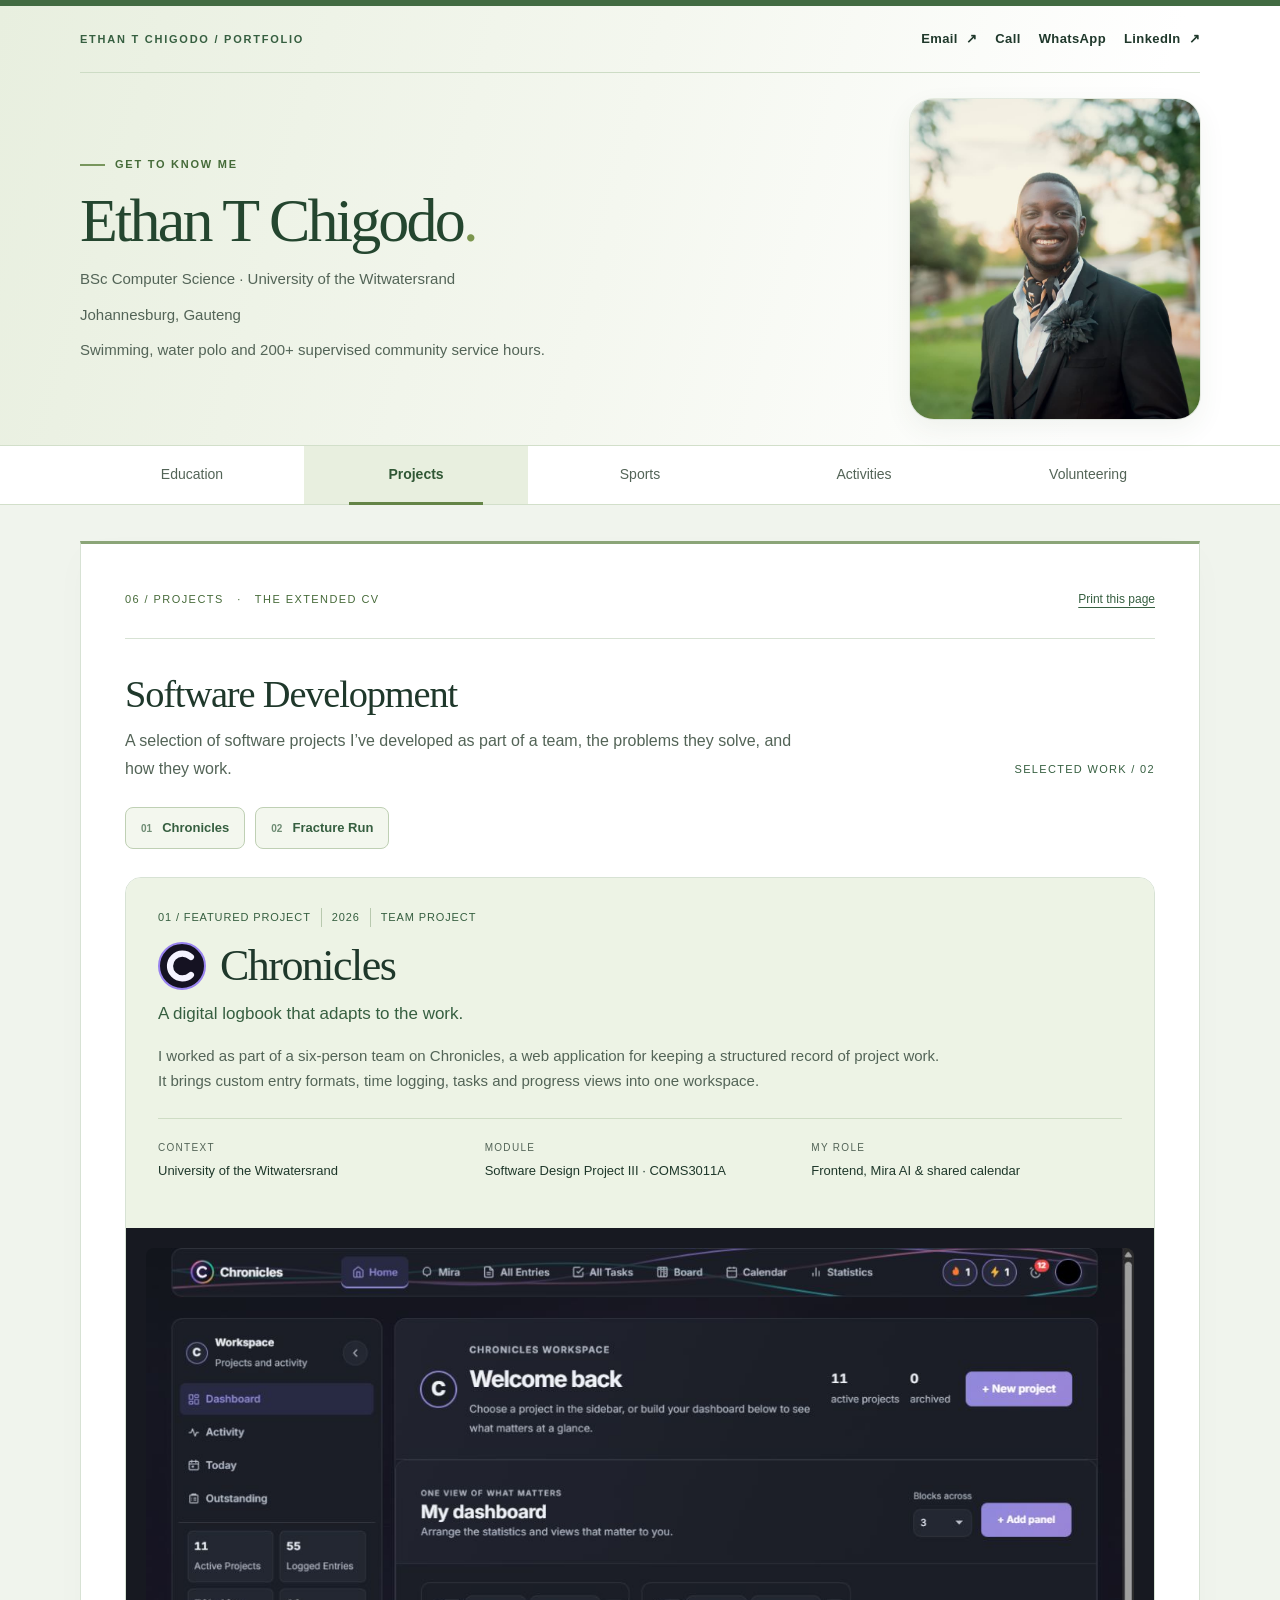
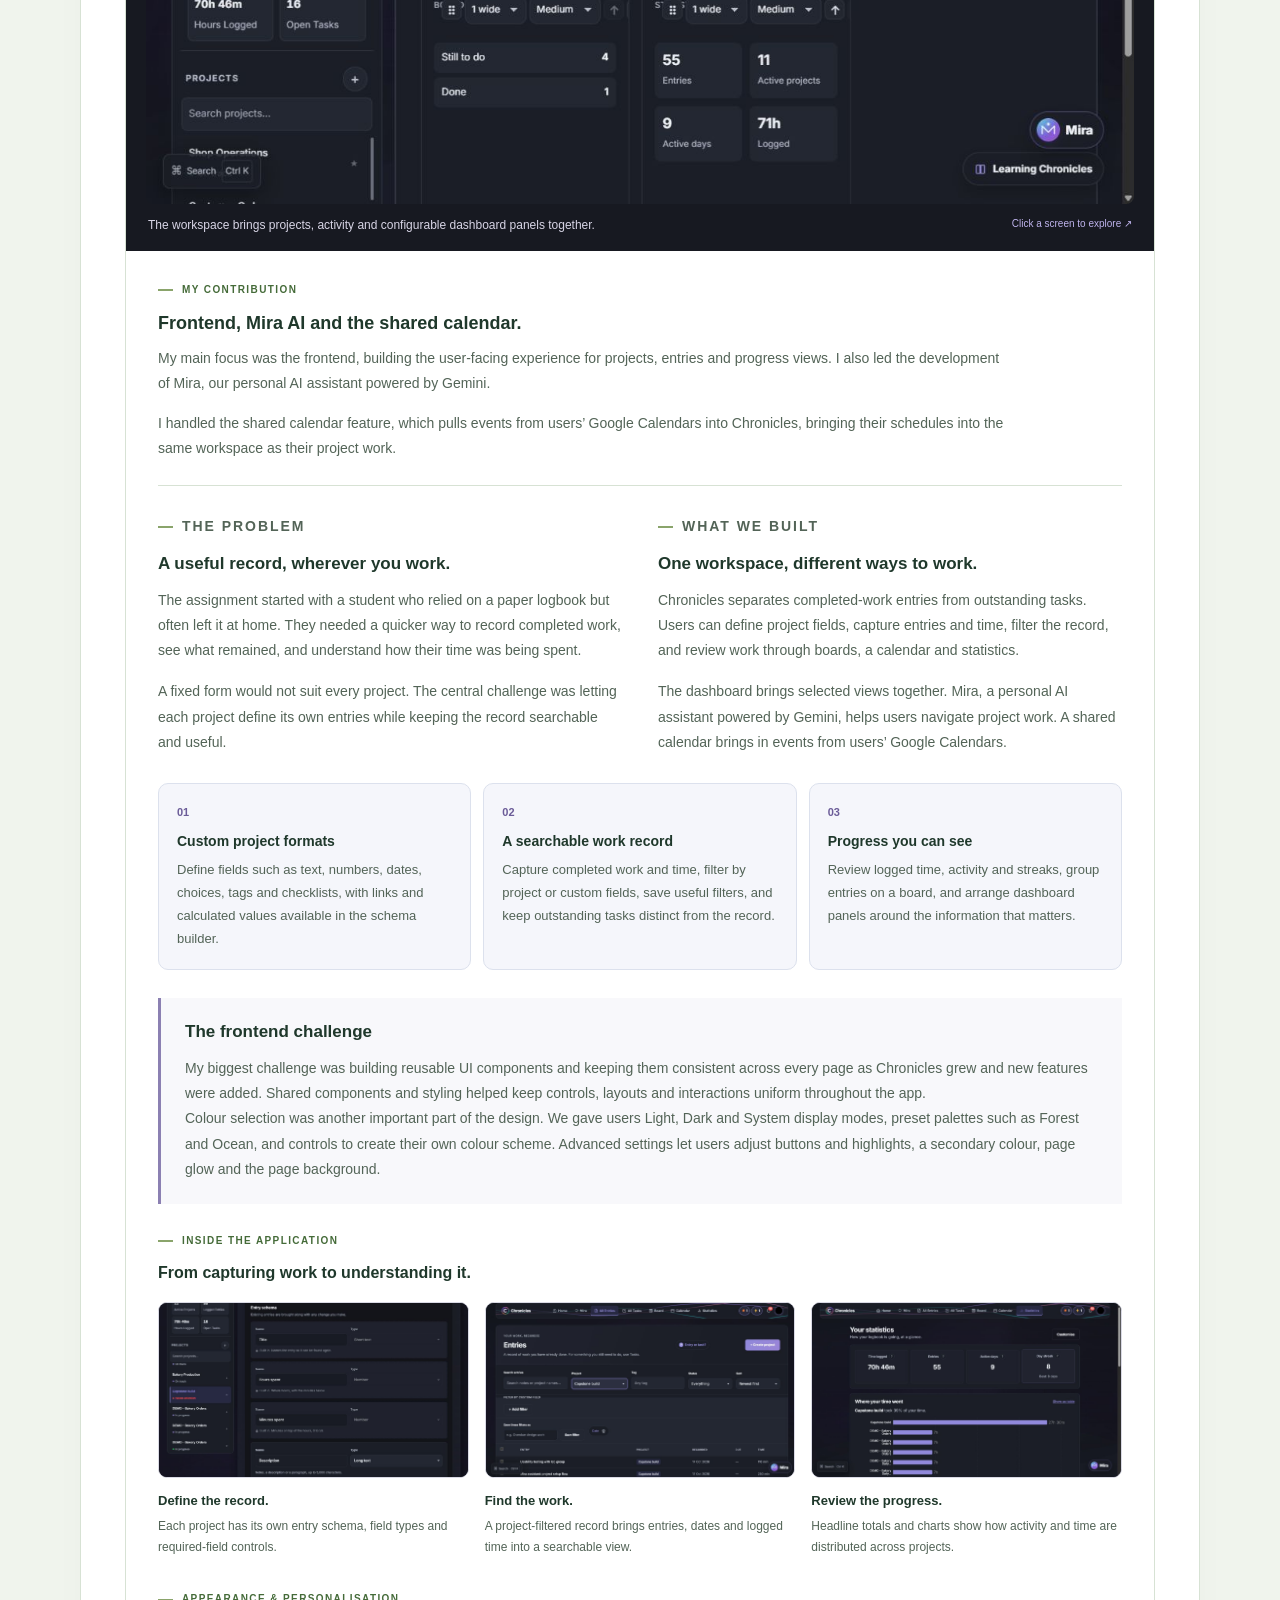
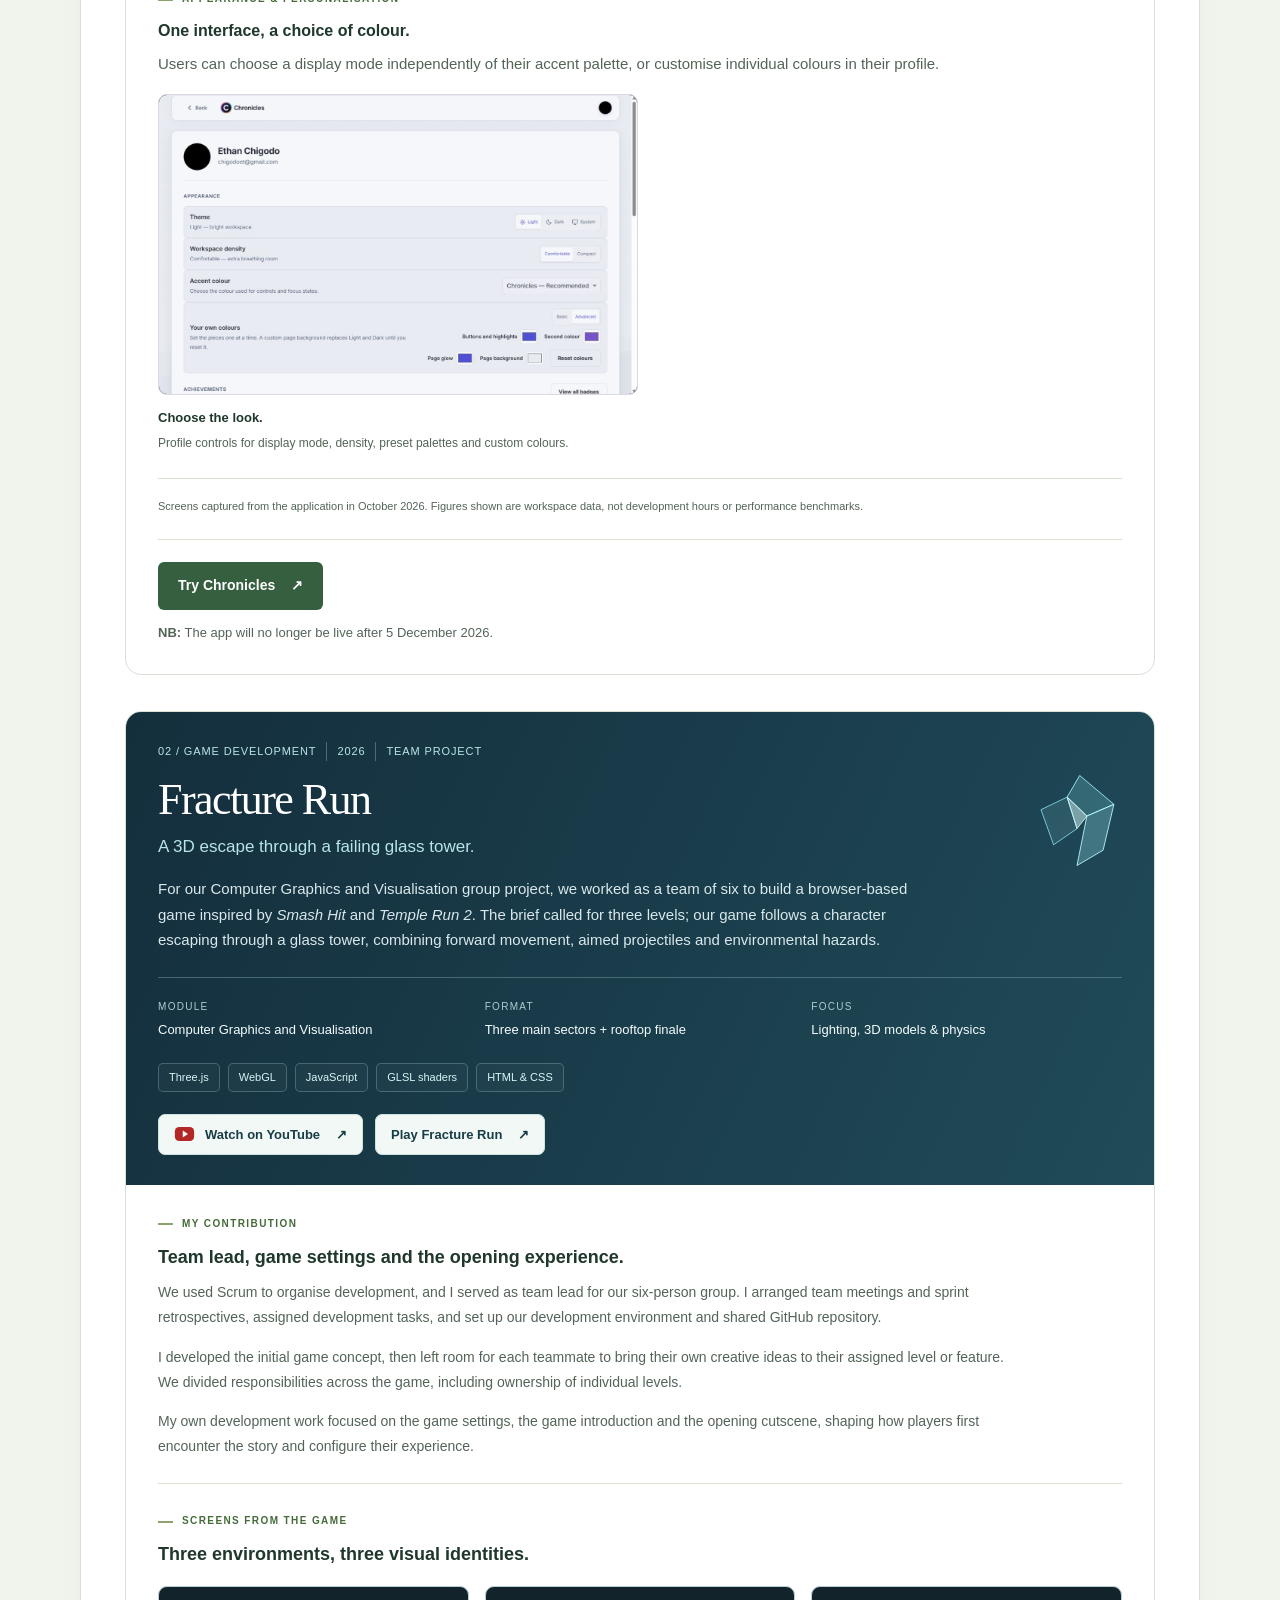
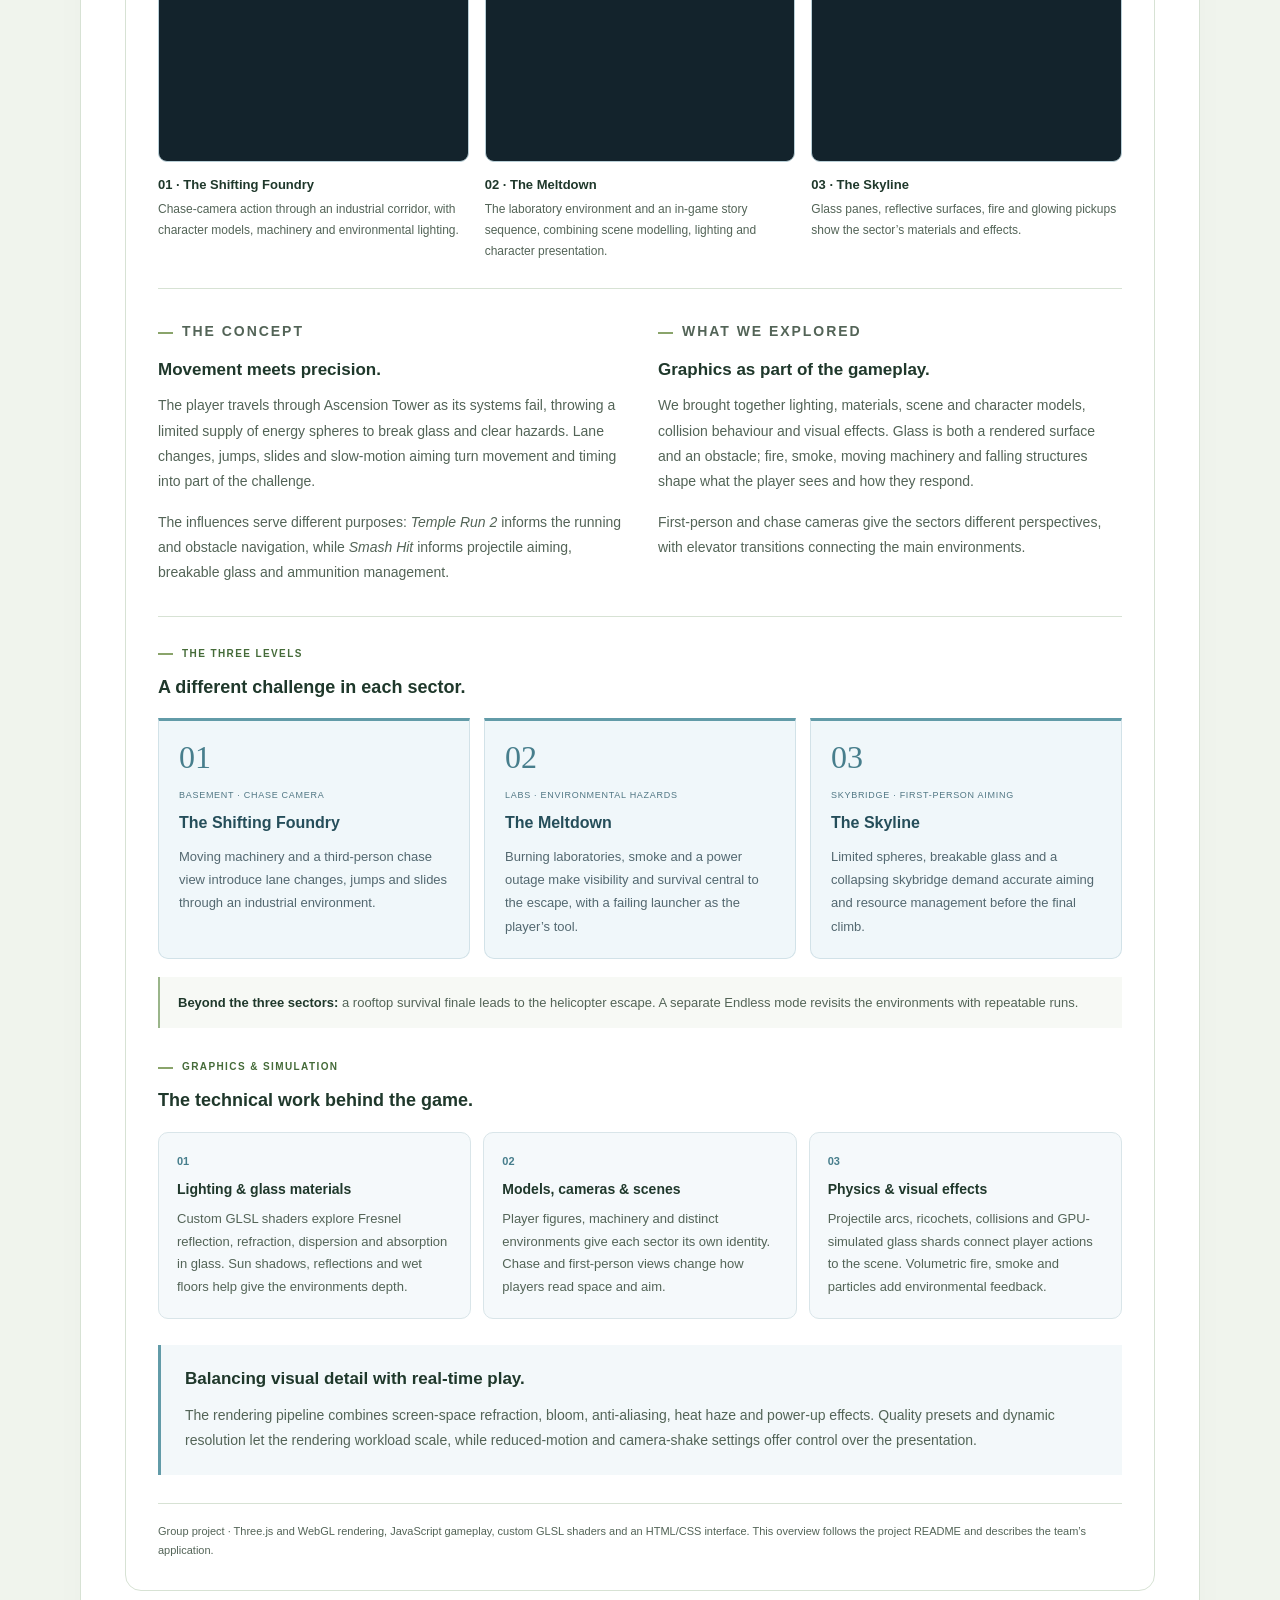
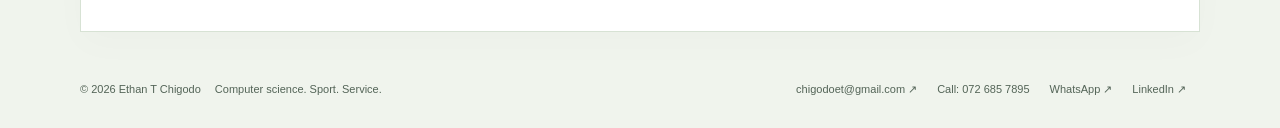
<file: index.html>
<!doctype html><html lang="en"><head><meta charset="utf-8"><meta name="viewport" content="width=device-width, initial-scale=1"><meta name="robots" content="noindex,nofollow,noarchive"><meta http-equiv="refresh" content="0;url=projects.html?v=profile-20261021"><link rel="canonical" href="https://ethanchigs.github.io/CV/projects.html"><title>Ethan T Chigodo | Portfolio</title></head><body><p><a href="projects.html?v=profile-20261021">Open Ethan T Chigodo’s portfolio</a></p></body></html>
</file>
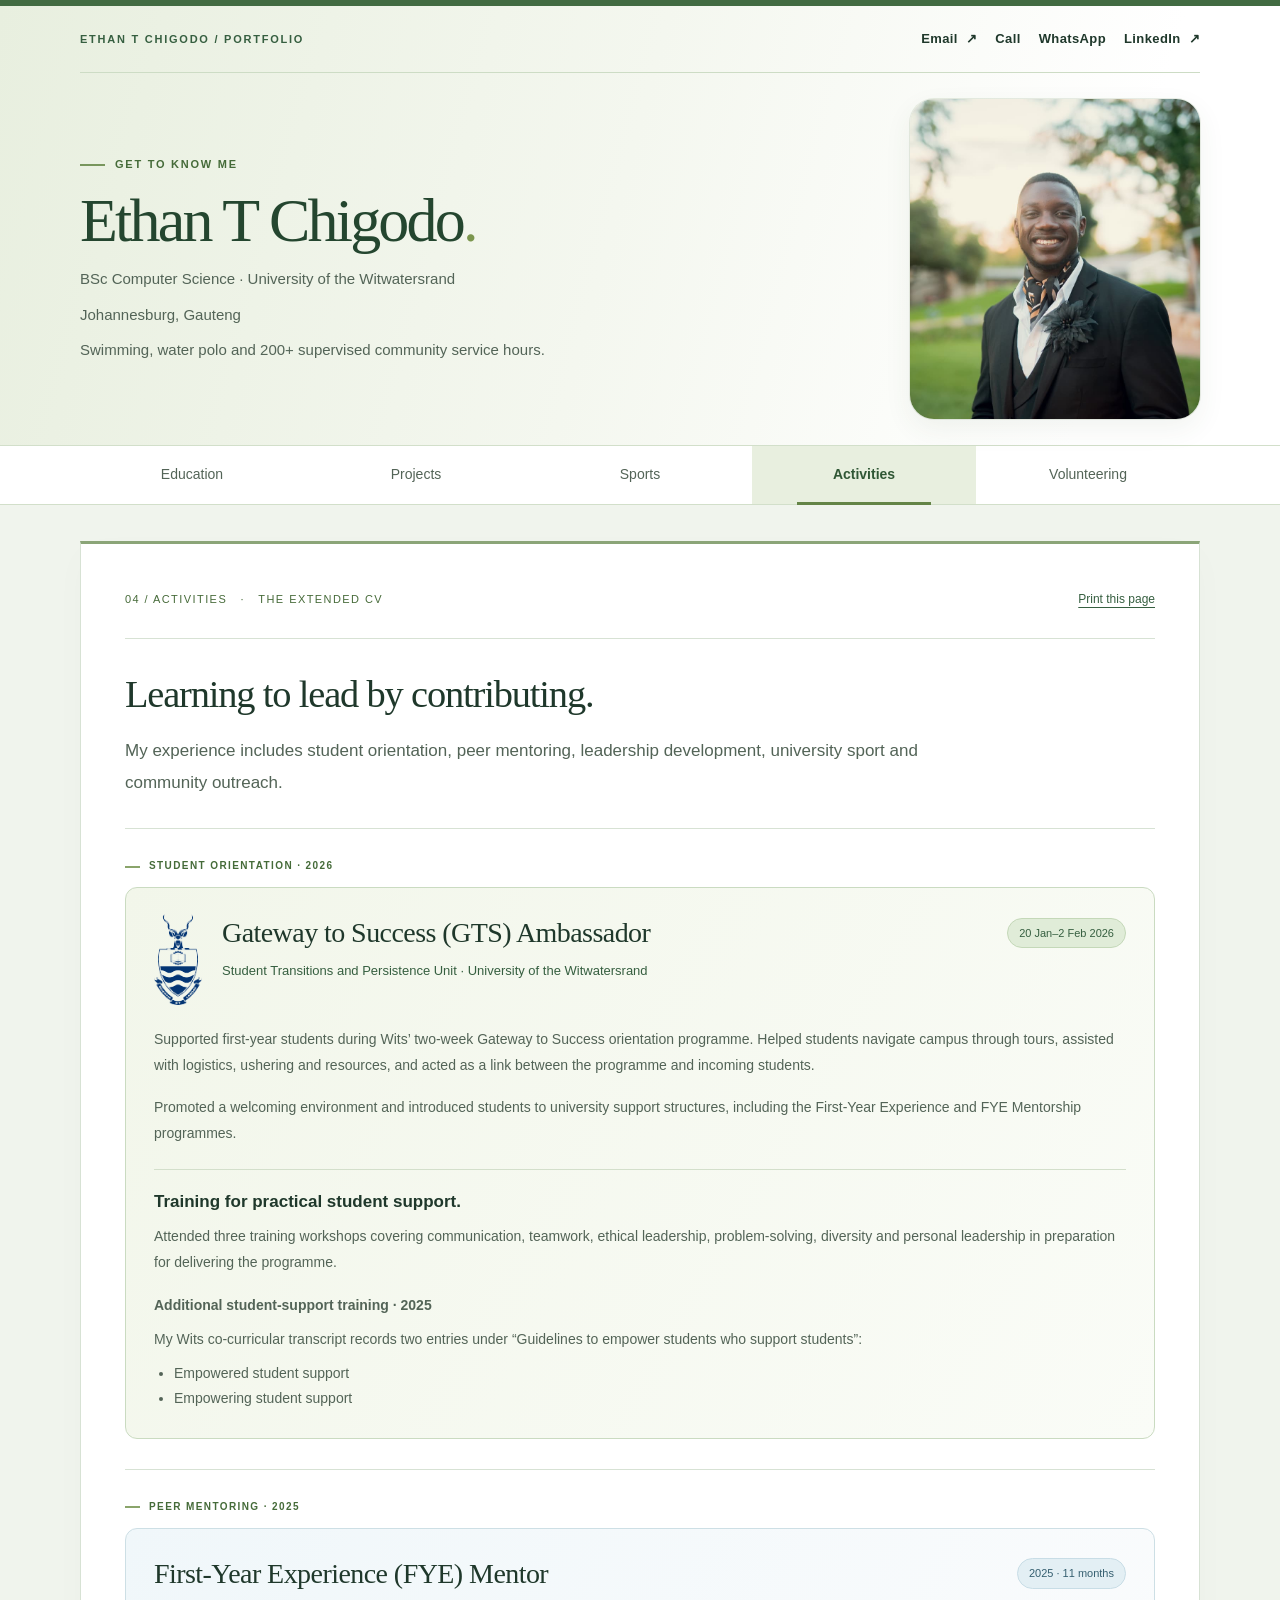
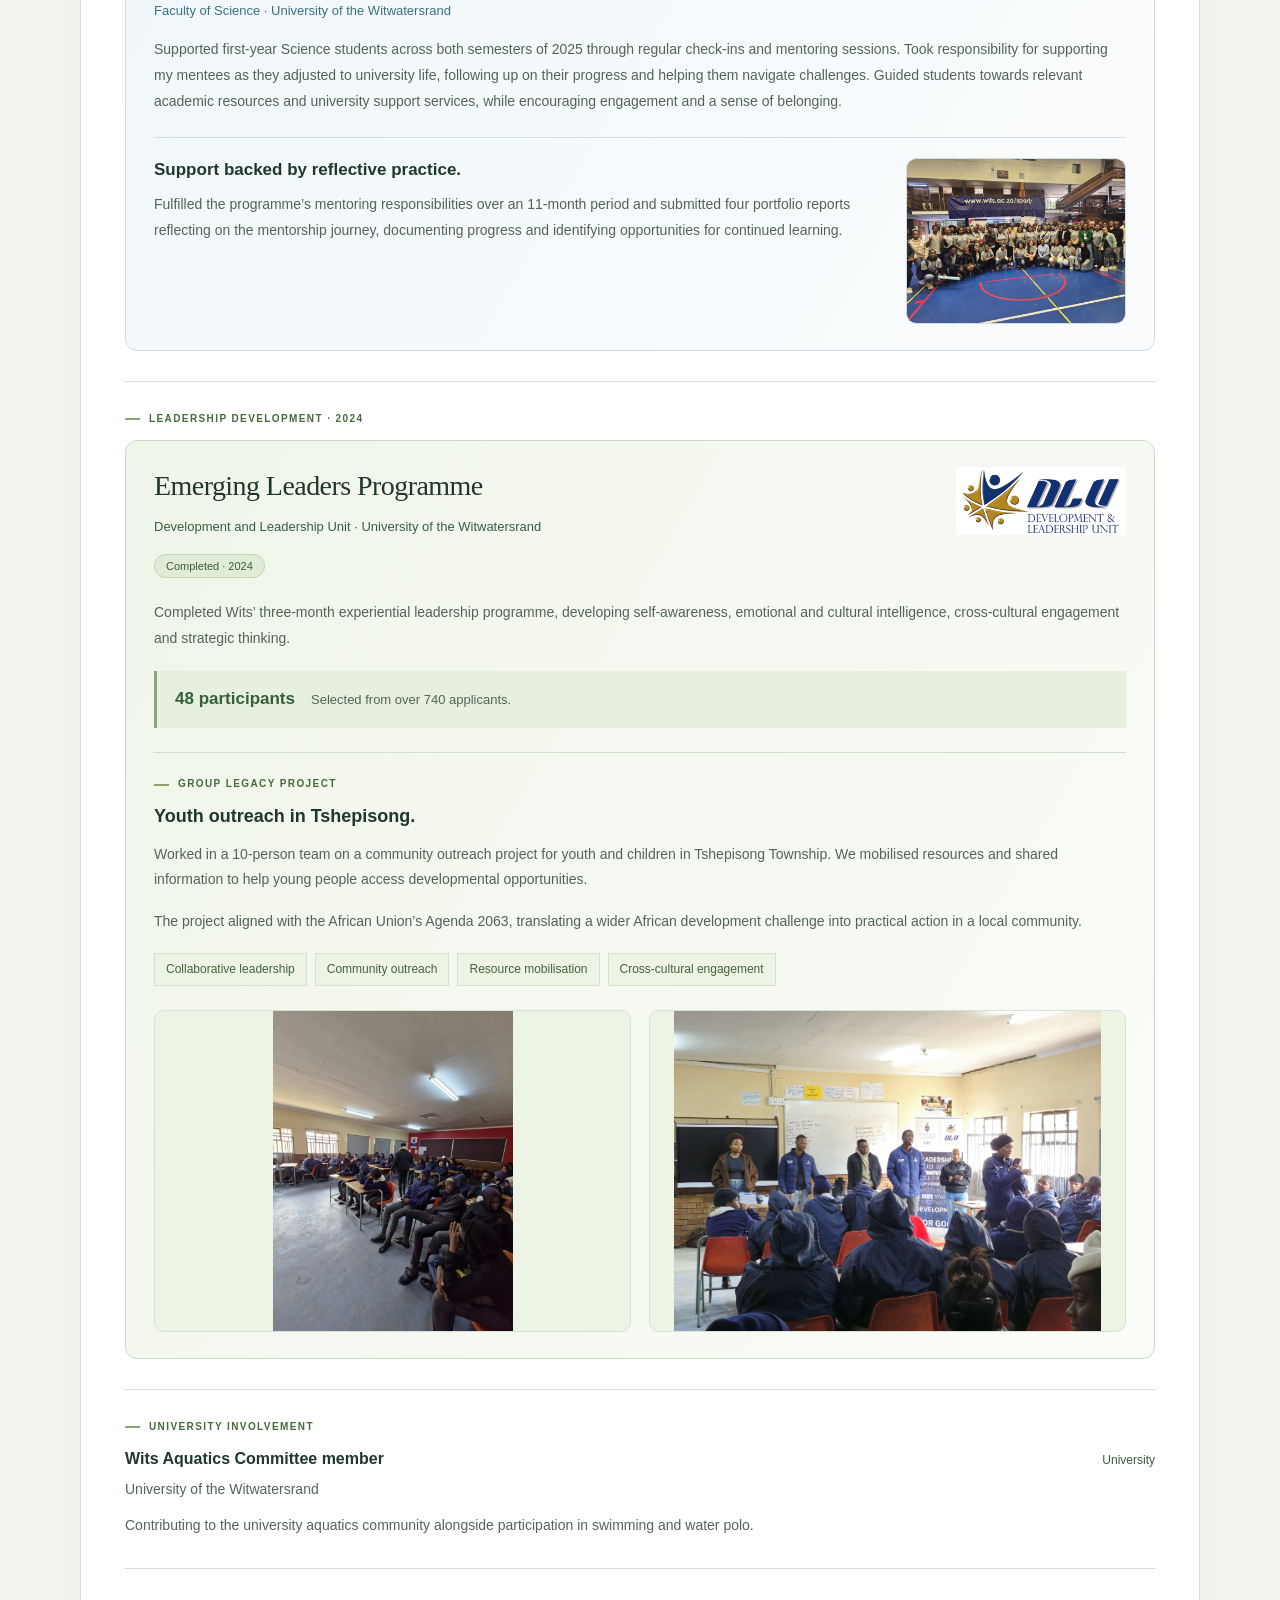
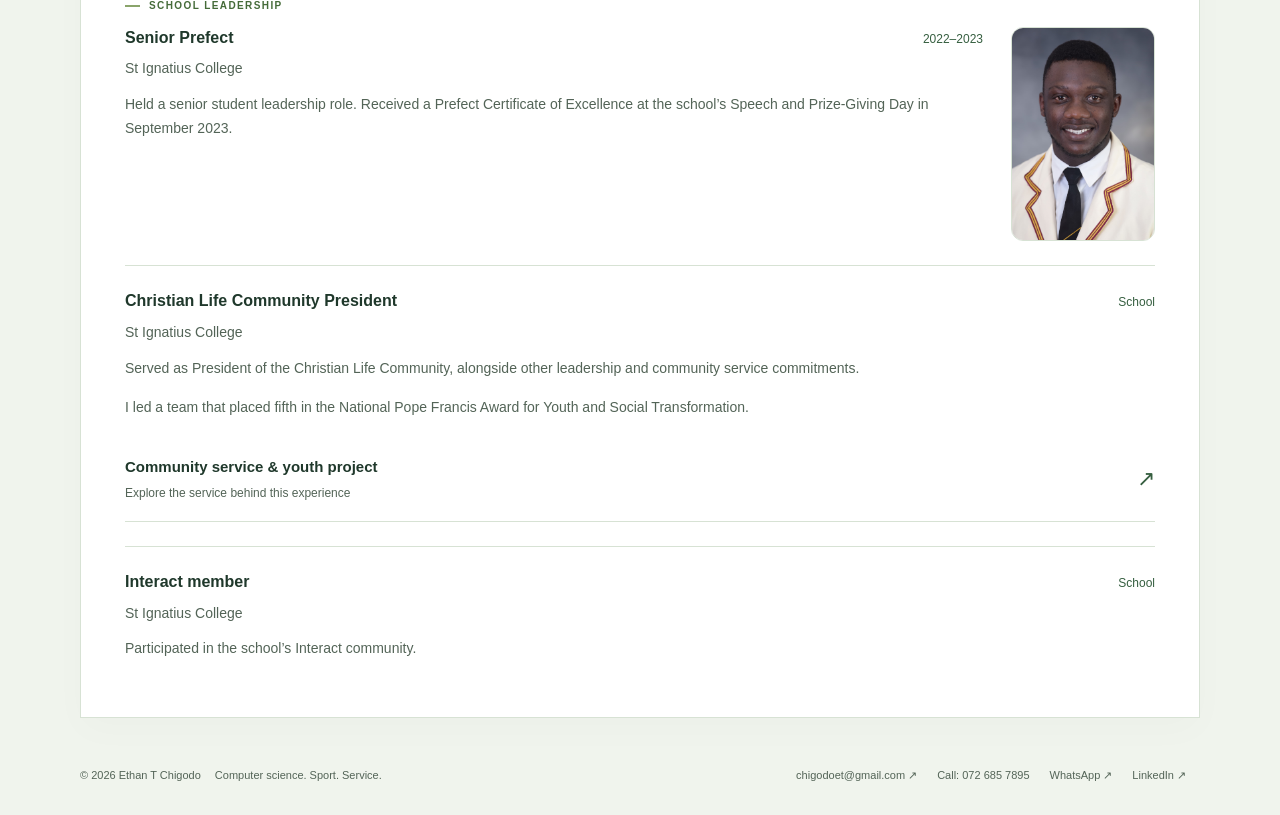
<file: activities.html>
<!doctype html>
<html lang="en"><head><meta charset="utf-8"><meta name="viewport" content="width=device-width, initial-scale=1"><meta name="robots" content="noindex,nofollow,noarchive"><meta name="description" content="Ethan T Chigodo — personal portfolio. Work, education, leadership, sport, and community service."><meta name="theme-color" content="#245c50"><title>Activities | Ethan T Chigodo</title><link rel="icon" href="favicon.svg"><style>
:root{--ink:#172d2b;--muted:#526563;--green:#245c50;--line:#dce3df;--paper:#fff;--wash:#f1f3ef;--serif:Georgia,"Times New Roman",serif}
*{box-sizing:border-box}html{scroll-behavior:smooth}body{margin:0;background:var(--wash);color:var(--ink);font-family:"Segoe UI",Arial,sans-serif;font-size:16px;line-height:1.7;-webkit-font-smoothing:antialiased}
a{color:inherit;text-underline-offset:5px}a:hover{color:var(--green)}a:focus-visible,button:focus-visible,summary:focus-visible{outline:3px solid #97742f;outline-offset:5px}
button{font:inherit}.wrap{width:min(1120px,calc(100% - 64px));margin:auto}.skip{position:absolute;top:-100px;left:24px;padding:12px 20px;background:#fff;z-index:10}.skip:focus{top:10px}
.masthead{background:var(--paper);border-top:6px solid var(--green)}.topline{display:flex;justify-content:space-between;align-items:center;padding:22px 0;border-bottom:1px solid var(--line);font-size:11px;letter-spacing:.16em;text-transform:uppercase;font-weight:600}.topline a{letter-spacing:.03em;text-transform:none;font-size:13px;text-decoration:none}.topline a span{margin-left:12px}
.identity{display:grid;grid-template-columns:1fr 156px;align-items:center;gap:64px;padding:38px 0 40px}.eyebrow{font-size:11px;letter-spacing:.16em;text-transform:uppercase;font-weight:650;color:var(--green);margin:0 0 12px}.name{font-family:var(--serif);font-size:clamp(38px,5.3vw,62px);font-weight:400;letter-spacing:-.045em;line-height:1.1;margin:0 0 12px}.role{font-size:15px;color:var(--green);font-weight:600;margin:0 0 12px}.intro{max-width:740px;margin:0;font-size:15px;color:var(--muted);line-height:1.7}
.portrait{aspect-ratio:4/5;background:#e7ece5;display:grid;place-content:center;position:relative;border:1px solid #d5dfd4;overflow:hidden}.portrait:before,.portrait:after{content:"";position:absolute;border:1px solid #cbd7c9;border-radius:50%;width:220px;height:220px;right:-110px;top:30px}.portrait:after{right:-65px;top:70px}.portrait span{font-family:var(--serif);font-size:54px;z-index:1;font-weight:400;color:#537164}.portrait small{font-size:9px;text-transform:uppercase;letter-spacing:.22em;text-align:center;z-index:1;margin-top:5px;color:#537164}
.navbar{border-top:1px solid var(--line);border-bottom:1px solid var(--line);background:#fff}.tabs{display:grid;grid-template-columns:repeat(5,1fr)}.tabs a{text-decoration:none;text-align:center;position:relative;padding:17px 8px;color:var(--muted);font-size:14px}.tabs a:hover{background:#f4f6f2;color:var(--green)}.tabs a[aria-current]{color:var(--green);font-weight:650}.tabs a[aria-current]:after{content:"";height:3px;background:var(--green);position:absolute;left:20%;right:20%;bottom:-1px}
.document{margin:36px auto 48px;background:#fff;border:1px solid var(--line);box-shadow:0 12px 35px #172d2b05;padding:40px 44px}.document-top{display:flex;align-items:center;justify-content:space-between;gap:20px;padding-bottom:24px;border-bottom:1px solid var(--line);margin-bottom:32px}.document-top p{margin:0;font-size:11px;letter-spacing:.13em;text-transform:uppercase;color:var(--muted)}.print{border:0;background:transparent;color:var(--green);font-size:12px;cursor:pointer;padding:5px 0;text-decoration:underline;text-underline-offset:4px}
.layout{display:grid;grid-template-columns:206px minmax(0,1fr);gap:48px}.sidebar{border-right:1px solid var(--line);padding-right:28px}.side-block{margin-bottom:30px}.side-block h2{font-size:10px;text-transform:uppercase;letter-spacing:.14em;color:var(--green);margin:0 0 12px}.side-block p{margin:0 0 10px;font-size:13px;color:var(--muted)}.side-block strong{display:block;color:var(--ink);font-weight:600}.side-block a{overflow-wrap:anywhere}.side-list{padding:0;margin:0;list-style:none;font-size:13px;color:var(--muted)}.side-list li{padding-bottom:8px}.side-note{border-top:1px solid var(--line);padding-top:20px;font-size:12px;color:var(--muted)}
h1{font-family:var(--serif);font-size:clamp(30px,3vw,40px);font-weight:400;line-height:1.2;letter-spacing:-.03em;margin:0 0 18px}h2{font-size:19px;line-height:1.35;font-weight:600;margin:0 0 13px}h3{font-size:16px;line-height:1.4;font-weight:600;margin:0 0 8px}p{margin:0 0 16px}.lead{font-size:17px;line-height:1.85;color:var(--muted)}.body-copy{color:var(--muted);font-size:15px}.section{border-top:1px solid var(--line);padding-top:28px;margin-top:30px}.section-label{font-size:10px;color:var(--green);text-transform:uppercase;letter-spacing:.14em;margin-bottom:13px;font-weight:600}.feature{background:#edf2ec;border-left:3px solid var(--green);padding:24px 26px;margin:24px 0}.feature p{font-size:15px;color:var(--muted);margin:0}.feature strong{color:var(--ink)}
.facts{display:grid;grid-template-columns:repeat(3,1fr);border-block:1px solid var(--line);margin:28px 0}.fact{padding:23px 18px 23px 0}.fact+.fact{padding-left:22px;border-left:1px solid var(--line)}.fact strong{display:block;font-family:var(--serif);font-size:30px;font-weight:400;line-height:1.25}.fact span{font-size:11px;color:var(--muted);display:block;margin-top:5px}
.link-row{display:flex;align-items:center;justify-content:space-between;gap:20px;border-bottom:1px solid var(--line);padding:18px 0;text-decoration:none}.link-row b{font-size:15px;display:block;font-weight:600}.link-row small{display:block;font-size:12px;color:var(--muted);margin-top:3px}.link-row .arrow{font-size:22px;color:var(--green)}.link-row:hover .arrow{transform:translateX(3px)}
.entry{padding:0 0 24px;margin-bottom:24px;border-bottom:1px solid var(--line)}.entry:last-child{margin-bottom:0;padding-bottom:0;border-bottom:0}.entry-top{display:flex;align-items:baseline;justify-content:space-between;gap:20px}.date{font-size:12px;color:var(--green);white-space:nowrap}.institution{color:var(--green);font-size:13px;margin:0 0 12px}.entry p,.entry li{font-size:14px;color:var(--muted)}.entry ul{padding-left:19px;margin:10px 0 0}.entry li{padding-left:3px;margin:5px 0}
.tags{display:flex;flex-wrap:wrap;gap:8px;list-style:none;padding:0;margin:18px 0 0}.tags li{border:1px solid var(--line);padding:5px 11px;font-size:12px;color:var(--muted);background:#fafbf9}
details{border-block-end:1px solid var(--line);padding:16px 0}summary{cursor:pointer;font-size:14px;color:var(--green);font-weight:600}details p{margin:14px 0 0;font-size:14px;color:var(--muted)}.results{width:100%;border-collapse:collapse;font-size:13px;margin-top:16px}.results th{text-align:left;font-size:10px;text-transform:uppercase;letter-spacing:.08em;color:var(--muted);font-weight:600}.results td,.results th{padding:10px 8px 10px 0;border-bottom:1px solid var(--line)}.results td:last-child,.results th:last-child{text-align:right}.results td:last-child{font-weight:600;color:var(--green)}
.footer{padding-bottom:30px;display:flex;justify-content:space-between;gap:18px;flex-wrap:wrap;font-size:11px;color:var(--muted)}.footer a{text-decoration:none}.footer span{margin-right:14px}.subtle{font-size:12px;color:var(--muted);margin-top:18px}
@media(max-width:850px){.identity{gap:28px;grid-template-columns:1fr 124px}.document{padding:30px}.layout{grid-template-columns:170px minmax(0,1fr);gap:28px}.sidebar{padding-right:20px}}
@media(max-width:640px){.wrap{width:calc(100% - 32px)}.topline{font-size:9px;padding:16px 0}.topline a{font-size:11px}.identity{grid-template-columns:1fr 78px;align-items:start;gap:16px;padding:28px 0}.name{font-size:36px}.portrait span{font-size:30px}.portrait small{font-size:6px;letter-spacing:.08em}.role{font-size:12px}.intro{font-size:13px;grid-column:1/-1}.identity-copy{display:contents}.identity .eyebrow,.identity .name,.identity .role{grid-column:1}.identity .eyebrow{margin-bottom:-8px}.identity .name{margin-bottom:-6px}.portrait{grid-column:2;grid-row:1/4}.intro{margin-top:0}.tabs a{font-size:11px;padding:16px 2px}.document{margin:20px auto 28px;padding:23px 20px}.document-top{margin-bottom:24px;padding-bottom:18px}.document-top p{font-size:9px}.layout{display:flex;flex-direction:column;gap:30px}.sidebar{order:2;border-right:0;border-top:1px solid var(--line);padding:26px 0 0;display:grid;grid-template-columns:1fr 1fr;gap:18px}.side-block{margin:0}.side-note{grid-column:1/-1;margin:0}.lead{font-size:15px}.facts{margin:24px 0}.fact{padding:18px 8px 18px 0}.fact+.fact{padding-left:12px}.fact strong{font-size:27px}.fact span{font-size:10px}.entry-top{display:block}.date{display:block;margin-bottom:8px}.feature{padding:20px}.footer{font-size:10px}}
@media(prefers-reduced-motion:reduce){html{scroll-behavior:auto}*{transition:none!important}}
@media print{@page{size:A4;margin:14mm}body{background:#fff;font-size:10pt}.wrap{width:100%;max-width:none}.masthead{border-top:3px solid var(--green)}.topline,.navbar,.print,.portrait,.footer,.skip{display:none!important}.identity{display:block;padding:20px 0}.name{font-size:32pt}.intro{font-size:10pt;max-width:none}.role{font-size:11pt}.document{border:0;box-shadow:none;margin:0;padding:10px 0}.document-top{padding-bottom:10px;margin-bottom:20px}.layout{display:block}.sidebar{display:none}h1{font-size:24pt}h2{font-size:13pt}.lead,.body-copy,.entry p,.entry li{font-size:10pt}.section{margin-top:18px;padding-top:18px}.entry,.feature,.facts,details{break-inside:avoid}.link-row{padding:10px 0}a{text-decoration:none}summary{list-style:none}details>*{display:block!important}.results{font-size:9pt}.feature{background:#f5f7f3;print-color-adjust:exact}}
/* Portrait: soft edge blending preserves the original photograph. */
.identity{grid-template-columns:minmax(0,1fr) 290px;gap:48px;padding-block:26px}
.portrait{width:290px;height:320px;aspect-ratio:auto;background:transparent;border:0;display:block;overflow:visible}
.portrait:before,.portrait:after{content:none}
.portrait img{display:block;width:100%;height:100%;object-fit:cover;object-position:50% 32%;border-radius:24px;}
@media(max-width:850px){.identity{grid-template-columns:minmax(0,1fr) 220px;gap:28px}.portrait{width:220px;height:270px}}
@media(max-width:640px){.identity{grid-template-columns:minmax(0,1fr) 112px;gap:16px;padding-block:28px}.portrait{width:112px;height:155px;align-self:center}.portrait img{border-radius:14px;object-position:50% 30%}.name{font-size:34px}}
@media print{.portrait{display:none!important}}

.layout.layout-wide{display:block}.layout-wide .content{width:100%;min-width:0}.layout-wide .lead,.layout-wide .body-copy{max-width:850px}.document-request{display:inline-flex;gap:28px;font-size:14px;padding:12px 18px;border:1px solid var(--line);text-decoration:none;color:var(--green);margin-top:10px}.document-request:hover{background:#edf2ec}
/* Greens echo the foliage in the portrait. */
:root{--green:#365f40;--ink:#1f382b;--muted:#536457;--line:#d7e2d4;--wash:#f0f4ed;--sage:#e6eedf}
.masthead{background:linear-gradient(105deg,#e8efdf 0%,#f4f7ef 48%,#fff 85%);border-top-color:#426b42}
.topline{border-bottom-color:#cddcc5}.topline>span{color:#365f40}
.eyebrow{display:flex;align-items:center;gap:10px;color:#456b39}
.eyebrow:before{content:"";width:25px;height:2px;background:#78965d;flex-shrink:0}
.name{color:#24462f}.name>span{color:#7b964e}.role{color:#456b39}
.portrait img{box-shadow:0 0 0 1px #66804e22,0 10px 28px #35552d12}
.navbar{border-color:#d2dfca}.tabs a:hover{background:#f0f5e9;color:#365f40}
.tabs a[aria-current]{background:#e8efdf;color:#305735}.tabs a[aria-current]:after{background:#648447}
.document{border-top:3px solid #8ba578}.document-top{border-bottom-color:#d7e2d4}.document-top p{color:#476b3a}
.section-label{color:#456b39}.section-label:before{content:"";display:inline-block;width:15px;height:2px;background:#8aa46b;vertical-align:middle;margin-right:9px}
.feature{background:#edf3e5;border-left-color:#6b8c4e}.fact strong{color:#426b36}
.tags li{background:#edf3e5;border-color:#d5e1c9;color:#42643a}
.document-request{border-color:#b7cba9;color:#365f40;background:#f6f9f1}.document-request:hover{background:#e6eedb}
.edu-jump a:hover,.edu-jump a[aria-current]{background:#e8efdf;color:#365f40}
.study-year>summary{background:#edf3e5}.course-card--cs{background:#f7faf2;border-color:#c0d3af}
@media print{.masthead{background:#fff}.document{border-top:0}.portrait img{box-shadow:none}}

/* Accessible photo viewer for touch, mouse, and keyboard. */
.portrait-open{display:block;position:relative;width:100%;height:100%;padding:0;border:0;background:transparent;border-radius:24px;cursor:zoom-in}
.portrait-open:focus-visible{outline:3px solid #648447;outline-offset:5px}
.portrait-expand{position:absolute;right:12px;bottom:12px;display:grid;place-items:center;width:34px;height:34px;border:1px solid #ffffff70;border-radius:50%;background:#24462fcc;color:#fff;font-size:24px;line-height:1;pointer-events:none}
.photo-viewer{border:0;padding:0;background:transparent;overflow:visible;max-width:calc(100vw - 40px);max-height:calc(100vh - 40px);max-height:calc(100dvh - 40px)}
.photo-viewer::backdrop{background:rgba(15,29,20,.78);backdrop-filter:blur(5px);-webkit-backdrop-filter:blur(5px)}
.photo-viewer img{display:block;width:auto;height:auto;max-width:min(90vw,720px);max-height:88vh;max-height:88dvh;object-fit:contain;border-radius:12px;box-shadow:0 18px 70px #0005}
.photo-close{position:absolute;top:10px;right:10px;display:grid;place-items:center;width:44px;height:44px;padding:0;border:1px solid #fff7;border-radius:50%;background:#fff;color:#24462f;font-size:30px;line-height:1;cursor:pointer;box-shadow:0 2px 12px #0003}
.photo-close:hover{background:#e8efdf}
html.photo-viewing{overflow:hidden}
@media(max-width:640px){.portrait-open{border-radius:14px}.portrait-expand{width:27px;height:27px;right:7px;bottom:7px;font-size:20px}.photo-viewer{max-width:calc(100vw - 24px)}.photo-viewer img{max-width:calc(100vw - 24px);max-height:88vh;max-height:88dvh;border-radius:10px}}
@media print{.photo-viewer,.portrait-expand{display:none!important}}

/* Keep the actual portrait in print and PDF output. */
@media print{
  html.photo-viewing{overflow:visible}
  .identity{display:grid!important;grid-template-columns:minmax(0,1fr) 30mm;align-items:center;gap:8mm;padding:6mm 0;break-inside:avoid}
  .identity-copy{display:block}.identity .eyebrow,.identity .name,.identity .role,.identity .intro{grid-column:auto;margin-bottom:3mm}
  .identity .intro{margin-bottom:0}
  .portrait{display:block!important;position:relative;width:30mm;height:38mm;grid-column:auto;grid-row:auto;align-self:center;overflow:hidden;border:0;background:transparent}
  .portrait-open{display:block;width:100%;height:100%;padding:0;border:0;background:transparent;outline:0!important;box-shadow:none}
  .portrait img{display:block;width:100%;height:100%;object-fit:cover;object-position:50% 32%;border-radius:3mm;box-shadow:none}
  .photo-viewer,.portrait-expand{display:none!important}
}

/* Contact links work directly on mobile and desktop. */
.topline{flex-wrap:wrap;gap:12px}.header-contact{display:flex;align-items:center;flex-wrap:wrap;gap:18px}
.header-contact a{white-space:nowrap}.topline .header-contact a span{margin-left:4px}
.footer-contact{display:flex;align-items:center;flex-wrap:wrap;gap:8px 20px}
.footer-contact a{white-space:nowrap}.footer-contact a:hover{text-decoration:underline}
.print-contact{display:none}
@media(max-width:640px){.header-contact{gap:16px}.footer-contact{gap:8px 15px}.topline{align-items:flex-start}}
@media print{.print-contact{display:block;font-size:9pt;line-height:1.6;color:var(--ink);margin:2mm 0 0}.print-contact a{white-space:nowrap}}
/* Six portfolio sections. */.tabs{grid-template-columns:repeat(6,minmax(0,1fr))}@media(max-width:640px){.tabs{grid-template-columns:repeat(3,minmax(0,1fr))}.tabs a{font-size:12px;padding:12px 4px}}/* A compact profile replaces the separate About page. */.tabs{grid-template-columns:repeat(5,minmax(0,1fr))}@media(max-width:640px){.identity{padding-block:17px}.tabs{grid-template-columns:repeat(3,minmax(0,1fr))}.tabs a{font-size:12px;padding:12px 4px}}.elp-section{scroll-margin-top:24px}.elp-card{padding:26px 28px;border:1px solid #cadbc1;border-radius:12px;background:linear-gradient(120deg,#f0f5e9,#fafcf8)}.elp-card .entry-top{align-items:center;margin-bottom:8px}.elp-card h2{font-family:var(--serif);font-size:28px;letter-spacing:-.02em;font-weight:400;margin:0}.elp-status{font-size:11px;color:#365f40;background:#e0ecd8;border:1px solid #c4d8b8;border-radius:20px;padding:5px 11px;white-space:nowrap}.elp-intro,.elp-legacy p{font-size:14px;line-height:1.85;color:var(--muted)}.elp-card .institution{margin-bottom:15px}.elp-selection{display:flex;align-items:baseline;flex-wrap:wrap;gap:8px 16px;margin:20px 0 24px;padding:14px 18px;border-left:3px solid #8aa574;background:#e7efdf}.elp-selection strong{font-size:17px;font-weight:600;color:#365f40}.elp-selection span{font-size:13px;color:var(--muted)}.elp-legacy{border-top:1px solid #d3dfcb;padding-top:22px}.elp-legacy .section-label{font-size:10px;line-height:1.7;color:#456b39;margin-bottom:12px}.elp-legacy h3{font-size:18px;margin-bottom:12px}.elp-legacy p:last-child{margin-bottom:0}@media(max-width:640px){.elp-card{padding:21px 18px}.elp-card .entry-top{display:flex;align-items:flex-start;flex-direction:column;gap:12px;margin-bottom:14px}.elp-card h2{font-size:26px}.elp-selection{padding:13px 15px;gap:3px 12px}.elp-status{font-size:10px}.elp-card .tags{gap:7px}.elp-card .tags li{font-size:11px;padding:4px 8px}}@media print{.elp-card{background:#fff;border:1px solid var(--line);padding:5mm;break-inside:avoid}.elp-card h2{font-size:18pt}.elp-selection{margin:4mm 0}.elp-intro,.elp-legacy p{font-size:10pt}.elp-status{font-size:8pt}.elp-selection strong{font-size:11pt}.elp-selection span{font-size:9pt}}.mentor-section{scroll-margin-top:24px}.mentor-card{background:linear-gradient(120deg,#f0f7fa,#fbfcfd);border-color:#cddfe5}.mentor-card .elp-status{background:#e3eff4;border-color:#c8dde6;color:#355f70}.mentor-card .institution{color:#3d7180}.mentor-reflection{border-top:1px solid #d3e1e7;padding-top:20px;margin-top:22px}.mentor-reflection h3{font-size:17px;margin-bottom:10px}.mentor-reflection p{font-size:14px;line-height:1.85;color:var(--muted);margin:0}.mentor-card .tags li{background:#edf4f7;border-color:#d2e2e8;color:#426976}@media print{.mentor-card{background:#fff}.mentor-reflection p{font-size:10pt}}.gts-section{scroll-margin-top:24px}.gts-card{background:linear-gradient(120deg,#f2f6ea,#fafcf7)}.gts-card .mentor-reflection{border-top-color:#d3dfcb}@media print{.gts-card{background:#fff}}/* Give the location its own, more prominent line. */.profile-location{display:block;font-size:18px;line-height:1.45;font-weight:600;color:var(--ink);margin-bottom:5px}.profile-summary{display:block}@media(max-width:640px){.profile-location{font-size:16px;line-height:1.4;margin-bottom:5px}}@media print{.profile-location{font-size:11pt}}/* Consistent supporting typography in the shared profile. */
.identity .role,.identity .intro,.identity .profile-location,.identity .profile-summary{font-family:"Segoe UI",Arial,sans-serif;font-size:15px;font-weight:400;line-height:1.7;color:var(--muted);letter-spacing:normal}
.identity .role{margin:0 0 10px}.identity .intro{margin:0}.identity .profile-location{margin:0 0 10px}.identity .profile-summary{margin:0}
@media(max-width:640px){.identity .role,.identity .intro,.identity .profile-location,.identity .profile-summary{font-size:13px;line-height:1.7}}
@media print{.identity .role,.identity .intro,.identity .profile-location,.identity .profile-summary{font-size:10pt;line-height:1.6}.identity .role,.identity .profile-location{margin-bottom:2mm}}
.prefect-entry{display:grid;grid-template-columns:minmax(0,1fr) 144px;gap:28px;align-items:start}.prefect-portrait{display:block;width:144px;height:auto;border-radius:12px;border:1px solid var(--line)}.prefect-copy{min-width:0}@media(max-width:640px){.prefect-entry{grid-template-columns:minmax(0,1fr) 96px;gap:16px}.prefect-portrait{width:96px}}@media print{.prefect-entry{grid-template-columns:minmax(0,1fr) 26mm;break-inside:avoid}.prefect-portrait{width:26mm}}
.clc-entry{display:grid;grid-template-columns:minmax(0,1fr) 220px;gap:28px;align-items:start}.clc-copy{min-width:0}.clc-portrait{display:block;width:220px;height:auto;border-radius:12px;border:1px solid var(--line)}@media(max-width:640px){.clc-entry{grid-template-columns:1fr;gap:16px}.clc-portrait{width:min(100%,220px)}}@media print{.clc-entry{grid-template-columns:minmax(0,1fr) 40mm;break-inside:avoid}.clc-portrait{width:40mm}}
.mentor-group-photo{margin:20px 0 0;max-width:440px}.mentor-group-photo img{display:block;width:100%;height:auto;border-radius:10px;border:1px solid #cbdfe8}@media print{.mentor-group-photo{break-inside:avoid}.mentor-group-photo img{max-height:85mm;width:auto;max-width:100%;object-fit:contain}}
.stpu-logo{display:block;width:300px;max-width:100%;height:auto;margin:16px 0 22px}@media(max-width:640px){.stpu-logo{width:250px}}@media print{.stpu-logo{width:65mm;break-inside:avoid}}
.student-support-training{margin-top:18px}.student-support-training p{margin:0 0 8px}.student-support-training ul{margin:8px 0 0;padding-left:20px;color:var(--muted);font-size:14px;line-height:1.8}
.legacy-photo-gallery{display:grid;grid-template-columns:1fr 1fr;gap:18px;margin-top:24px;align-items:stretch}.legacy-photo-gallery figure{margin:0;min-width:0;background:#edf3e5;border:1px solid var(--line);border-radius:10px;overflow:hidden;display:grid;place-items:center}.legacy-photo-gallery img{display:block;width:100%;height:320px;object-fit:contain}@media(max-width:640px){.legacy-photo-gallery{grid-template-columns:1fr;gap:16px}.legacy-photo-gallery img{height:auto;max-height:380px;object-fit:contain}}@media print{.legacy-photo-gallery{grid-template-columns:1fr 1fr;gap:5mm;break-inside:avoid}.legacy-photo-gallery img{height:55mm}}
.dlu-logo{display:block;width:220px;max-width:100%;height:auto;margin:16px 0 22px}@media(max-width:640px){.dlu-logo{width:190px}}@media print{.dlu-logo{width:45mm;break-inside:avoid}}
.gts-brand-heading{display:flex;align-items:flex-start;gap:20px;margin-bottom:22px}.gts-wits-logo{display:block;width:48px;height:auto;flex:0 0 48px}.gts-heading-copy{flex:1;min-width:0}.gts-heading-copy .institution{margin-bottom:0}@media(max-width:640px){.gts-brand-heading{gap:14px}.gts-wits-logo{width:38px;flex-basis:38px}}@media print{.gts-wits-logo{width:12mm;flex-basis:12mm}}
.mentor-reflection-with-photo{display:grid;grid-template-columns:minmax(0,1fr) 220px;gap:24px;align-items:start}.mentor-reflection-copy{min-width:0}.mentor-reflection-with-photo .mentor-group-photo{width:220px;max-width:100%;margin:0}.mentor-reflection-with-photo .mentor-group-photo img{width:100%;height:auto}@media(max-width:640px){.mentor-reflection-with-photo{grid-template-columns:minmax(0,1fr) 100px;gap:14px}.mentor-reflection-with-photo .mentor-group-photo{width:100px}}@media print{.mentor-reflection-with-photo{grid-template-columns:minmax(0,1fr) 42mm;gap:6mm;break-inside:avoid}.mentor-reflection-with-photo .mentor-group-photo{width:42mm}.mentor-reflection-with-photo .mentor-group-photo img{width:100%;max-height:none}}
.elp-brand-heading{display:flex;align-items:flex-start;justify-content:space-between;gap:24px;margin-bottom:22px}.elp-heading-copy{flex:1;min-width:0}.elp-heading-copy h2{margin:0 0 12px}.elp-heading-copy .institution{margin-bottom:12px}.elp-brand-heading .dlu-logo{width:170px;max-width:none;height:auto;flex:0 0 170px;margin:0}@media(max-width:640px){.elp-brand-heading{gap:14px}.elp-brand-heading .dlu-logo{width:95px;flex-basis:95px}}@media print{.elp-brand-heading .dlu-logo{width:36mm;flex-basis:36mm}}
@media screen and (max-width:640px){.header-contact{gap:4px}.footer-contact{gap:4px 8px}.header-contact a,.footer-contact a{display:inline-flex;align-items:center;min-width:44px;min-height:44px;padding:8px 5px}.header-contact a{justify-content:center}}
@media screen and (max-width:640px){.mentor-reflection-with-photo{grid-template-columns:minmax(0,1fr);gap:16px}.mentor-reflection-with-photo .mentor-group-photo{width:180px;max-width:100%;justify-self:end}.elp-brand-heading{flex-direction:column;gap:16px;align-items:stretch}.elp-brand-heading .dlu-logo{order:-1;align-self:flex-end;flex:0 0 auto;width:120px;max-width:100%}.elp-heading-copy{width:100%}.gts-brand-heading{flex-direction:column;gap:12px}.gts-wits-logo{flex:0 0 auto;width:38px}.gts-heading-copy{width:100%}.prefect-entry{grid-template-columns:minmax(0,1fr);gap:16px}.prefect-entry .prefect-portrait{width:96px;justify-self:end}}
</style></head>
<body><a class="skip" href="#main">Skip to content</a><header class="masthead"><div class="wrap"><div class="topline"><span>Ethan T Chigodo / Portfolio</span><div class="header-contact" aria-label="Contact Ethan"><a href="mailto:chigodoet@gmail.com">Email <span aria-hidden="true">↗</span></a><a href="tel:+27726857895" aria-label="Call Ethan on +27 72 685 7895">Call</a><a href="https://wa.me/27726857895" aria-label="WhatsApp Ethan on +27 72 685 7895">WhatsApp</a><a href="https://www.linkedin.com/in/ethan-t-chigodo-1a5294336/" target="_blank" rel="noopener noreferrer" aria-label="Ethan T Chigodo on LinkedIn (opens in a new tab)">LinkedIn <span aria-hidden="true">↗</span></a></div></div><div class="identity"><div class="identity-copy"><p class="eyebrow">Get to know me</p><p class="name">Ethan T Chigodo<span aria-hidden="true">.</span></p><p class="role">BSc Computer Science · University of the Witwatersrand</p><p class="intro"><span class="profile-location">Johannesburg, Gauteng</span><span class="profile-summary">Swimming, water polo and 200+ supervised community service hours.</span></p><p class="print-contact"><a href="mailto:chigodoet@gmail.com">chigodoet@gmail.com</a> · <a href="tel:+27726857895">+27 72 685 7895</a> · <a href="https://wa.me/27726857895">WhatsApp</a> · <a href="https://www.linkedin.com/in/ethan-t-chigodo-1a5294336/">LinkedIn</a></p></div><div class="portrait"><button class="portrait-open" type="button" aria-label="Enlarge photo of Ethan T Chigodo" aria-haspopup="dialog" aria-controls="portrait-viewer"><img src="images/ethan-portrait.jpg" alt="Ethan T Chigodo" width="290" height="320" decoding="async" fetchpriority="high"></button></div></div></div></header><nav class="navbar" aria-label="Main navigation"><div class="wrap tabs"><a href="education.html?v=profile-20261021">Education</a><a href="projects.html?v=profile-20261021">Projects</a><a href="sports.html?v=profile-20261021">Sports</a><a href="activities.html?v=profile-20261021" aria-current="page">Activities</a><a href="volunteering.html?v=profile-20261021">Volunteering</a></div></nav>
<main id="main" class="wrap document"><div class="document-top"><p>04 / Activities &nbsp; · &nbsp; The extended CV</p><button class="print" type="button" onclick="window.print()">Print this page</button></div><div class="layout layout-wide"><div class="content"><h1>Learning to lead by contributing.</h1><p class="lead">My experience includes student orientation, peer mentoring, leadership development, university sport and community outreach.</p><section class="section gts-section" id="gts-ambassador" aria-labelledby="gts-title"><p class="section-label">Student orientation · 2026</p><div class="elp-card gts-card"><div class="gts-brand-heading"><img class="gts-wits-logo" src="images/wits-crest.png" alt="University of the Witwatersrand crest" width="58" height="110" decoding="async"><div class="gts-heading-copy"><div class="entry-top"><h2 id="gts-title">Gateway to Success (GTS) Ambassador</h2><span class="elp-status">20 Jan–2 Feb 2026</span></div><p class="institution">Student Transitions and Persistence Unit · University of the Witwatersrand</p></div></div><p class="elp-intro">Supported first-year students during Wits’ two-week Gateway to Success orientation programme. Helped students navigate campus through tours, assisted with logistics, ushering and resources, and acted as a link between the programme and incoming students.</p><p class="elp-intro">Promoted a welcoming environment and introduced students to university support structures, including the First-Year Experience and FYE Mentorship programmes.</p><div class="mentor-reflection"><h3>Training for practical student support.</h3><p>Attended three training workshops covering communication, teamwork, ethical leadership, problem-solving, diversity and personal leadership in preparation for delivering the programme.</p><div class="student-support-training"><p><strong>Additional student-support training · 2025</strong></p><p>My Wits co-curricular transcript records two entries under “Guidelines to empower students who support students”:</p><ul><li>Empowered student support</li><li>Empowering student support</li></ul></div></div></div></section><section class="section mentor-section" id="fye-mentoring" aria-labelledby="mentor-title"><p class="section-label">Peer mentoring · 2025</p><div class="elp-card mentor-card"><div class="entry-top"><h2 id="mentor-title">First-Year Experience (FYE) Mentor</h2><span class="elp-status">2025 · 11 months</span></div><p class="institution">Faculty of Science · University of the Witwatersrand</p><p class="elp-intro">Supported first-year Science students across both semesters of 2025 through regular check-ins and mentoring sessions. Took responsibility for supporting my mentees as they adjusted to university life, following up on their progress and helping them navigate challenges. Guided students towards relevant academic resources and university support services, while encouraging engagement and a sense of belonging.</p><div class="mentor-reflection mentor-reflection-with-photo"><div class="mentor-reflection-copy"><h3>Support backed by reflective practice.</h3><p>Fulfilled the programme’s mentoring responsibilities over an 11-month period and submitted four portfolio reports reflecting on the mentorship journey, documenting progress and identifying opportunities for continued learning.</p></div><figure class="mentor-group-photo"><img src="images/fye-mentor-group-2025.jpg" alt="Group photo from the Wits First-Year Experience mentoring programme" width="1600" height="1200" loading="lazy" decoding="async"></figure></div></div></section><section class="section elp-section" id="emerging-leaders" aria-labelledby="elp-title">
<p class="section-label">Leadership development · 2024</p>
<div class="elp-card"><div class="elp-brand-heading"><div class="elp-heading-copy"><h2 id="elp-title">Emerging Leaders Programme</h2><p class="institution">Development and Leadership Unit · University of the Witwatersrand</p><span class="elp-status">Completed · 2024</span></div><img class="dlu-logo" src="images/wits-dlu-logo.png" alt="DLU — Development and Leadership Unit" width="309" height="124" loading="lazy" decoding="async"></div>
<p class="elp-intro">Completed Wits’ three-month experiential leadership programme, developing self-awareness, emotional and cultural intelligence, cross-cultural engagement and strategic thinking.</p>
<p class="elp-selection"><strong>48 participants</strong><span>Selected from over 740 applicants.</span></p>
<div class="elp-legacy"><p class="section-label">Group legacy project</p><h3>Youth outreach in Tshepisong.</h3><p>Worked in a 10-person team on a community outreach project for youth and children in Tshepisong Township. We mobilised resources and shared information to help young people access developmental opportunities.</p><p>The project aligned with the African Union’s Agenda 2063, translating a wider African development challenge into practical action in a local community.</p></div>
<ul class="tags" aria-label="Leadership experience"><li>Collaborative leadership</li><li>Community outreach</li><li>Resource mobilisation</li><li>Cross-cultural engagement</li></ul><div class="legacy-photo-gallery" aria-label="Tshepisong youth outreach photos"><figure><img src="images/legacy-classroom.jpg" alt="Learners taking part in a classroom session during the Tshepisong youth outreach project" width="3000" height="4000" loading="lazy" decoding="async"></figure><figure><img src="images/legacy-team.jpg" alt="The outreach team speaking with learners in a classroom in Tshepisong" width="4080" height="3060" loading="lazy" decoding="async"></figure></div></div></section><section class="section"><p class="section-label">University involvement</p><article class="entry"><div class="entry-top"><h3>Wits Aquatics Committee member</h3><span class="date">University</span></div><p class="institution">University of the Witwatersrand</p><p>Contributing to the university aquatics community alongside participation in swimming and water polo.</p></article></section><section class="section"><p class="section-label">School leadership</p><article class="entry prefect-entry" id="senior-prefect"><div class="prefect-copy"><div class="entry-top"><h3>Senior Prefect</h3><span class="date">2022–2023</span></div><p class="institution">St Ignatius College</p><p>Held a senior student leadership role. Received a Prefect Certificate of Excellence at the school’s Speech and Prize-Giving Day in September 2023.</p></div><img class="prefect-portrait" src="images/senior-prefect-portrait.jpg" alt="Ethan in his St Ignatius College school blazer" width="1708" height="2560" loading="lazy" decoding="async"></article><article class="entry" id="christian-life-community"><div class="clc-copy"><div class="entry-top"><h3>Christian Life Community President</h3><span class="date">School</span></div><p class="institution">St Ignatius College</p><p>Served as President of the Christian Life Community, alongside other leadership and community service commitments.</p><p>I led a team that placed fifth in the National Pope Francis Award for Youth and Social Transformation.</p><a class="link-row" href="volunteering.html?v=profile-20261021"><span><b>Community service & youth project</b><small>Explore the service behind this experience</small></span><span class="arrow" aria-hidden="true">↗</span></a></div></article><article class="entry"><div class="entry-top"><h3>Interact member</h3><span class="date">School</span></div><p class="institution">St Ignatius College</p><p>Participated in the school’s Interact community.</p></article></section></div></div></main><footer class="wrap footer"><div><span>© 2026 Ethan T Chigodo</span><span>Computer science. Sport. Service.</span></div><div class="footer-contact"><a href="mailto:chigodoet@gmail.com">chigodoet@gmail.com ↗</a><a href="tel:+27726857895">Call: 072 685 7895</a><a href="https://wa.me/27726857895">WhatsApp ↗</a><a href="https://www.linkedin.com/in/ethan-t-chigodo-1a5294336/" target="_blank" rel="noopener noreferrer" aria-label="Ethan T Chigodo on LinkedIn (opens in a new tab)">LinkedIn <span aria-hidden="true">↗</span></a></div></footer><dialog class="photo-viewer" id="portrait-viewer" aria-label="Photo of Ethan T Chigodo"><button class="photo-close" type="button" aria-label="Close photo" autofocus><span aria-hidden="true">×</span></button><img src="images/ethan-portrait.jpg" alt="Ethan T Chigodo" width="817" height="1225" decoding="async"></dialog>
<script>
(function(){
  const trigger=document.querySelector(".portrait-open");
  const viewer=document.getElementById("portrait-viewer");
  const close=viewer.querySelector(".photo-close");
  trigger.addEventListener("click",function(){
    viewer.showModal();
    document.documentElement.classList.add("photo-viewing");
  });
  close.addEventListener("click",function(){viewer.close();});
  viewer.addEventListener("click",function(event){if(event.target===viewer)viewer.close();});
  viewer.addEventListener("close",function(){document.documentElement.classList.remove("photo-viewing");});
})();
</script></body></html>
</file>
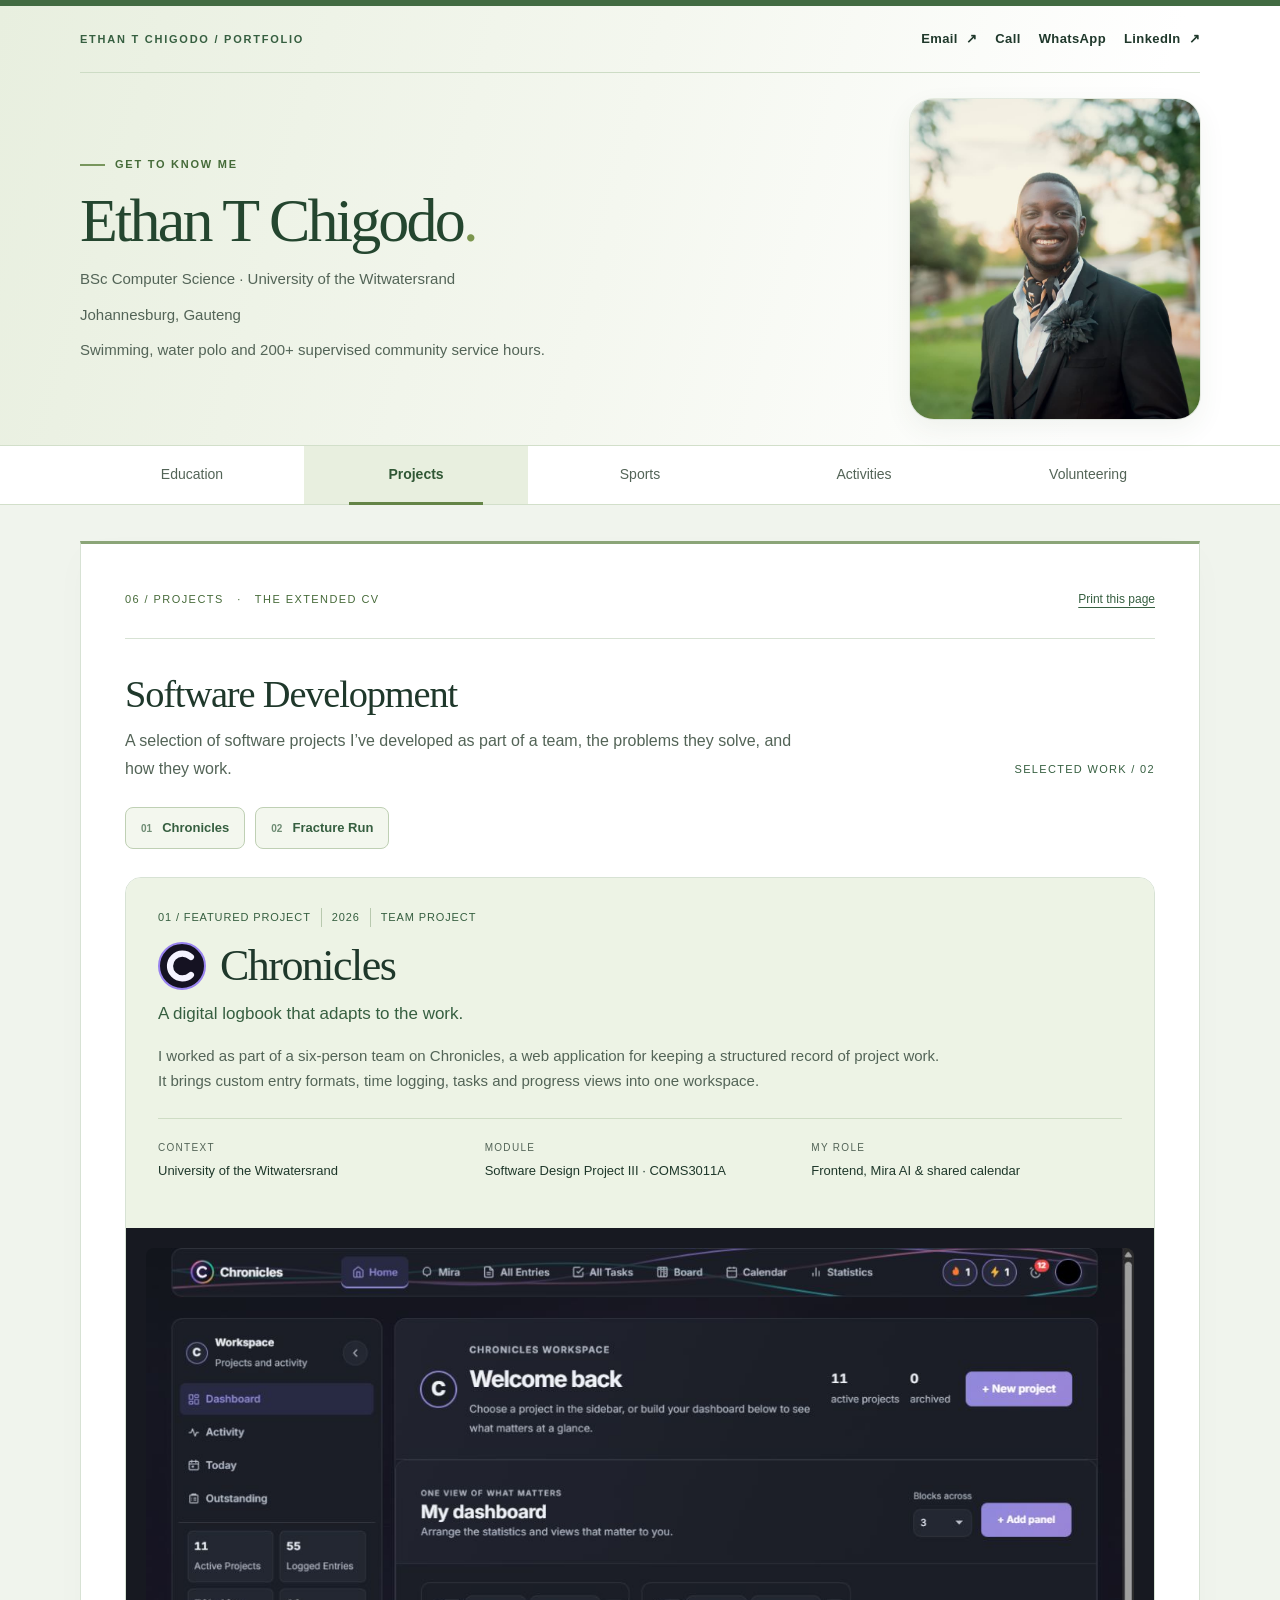
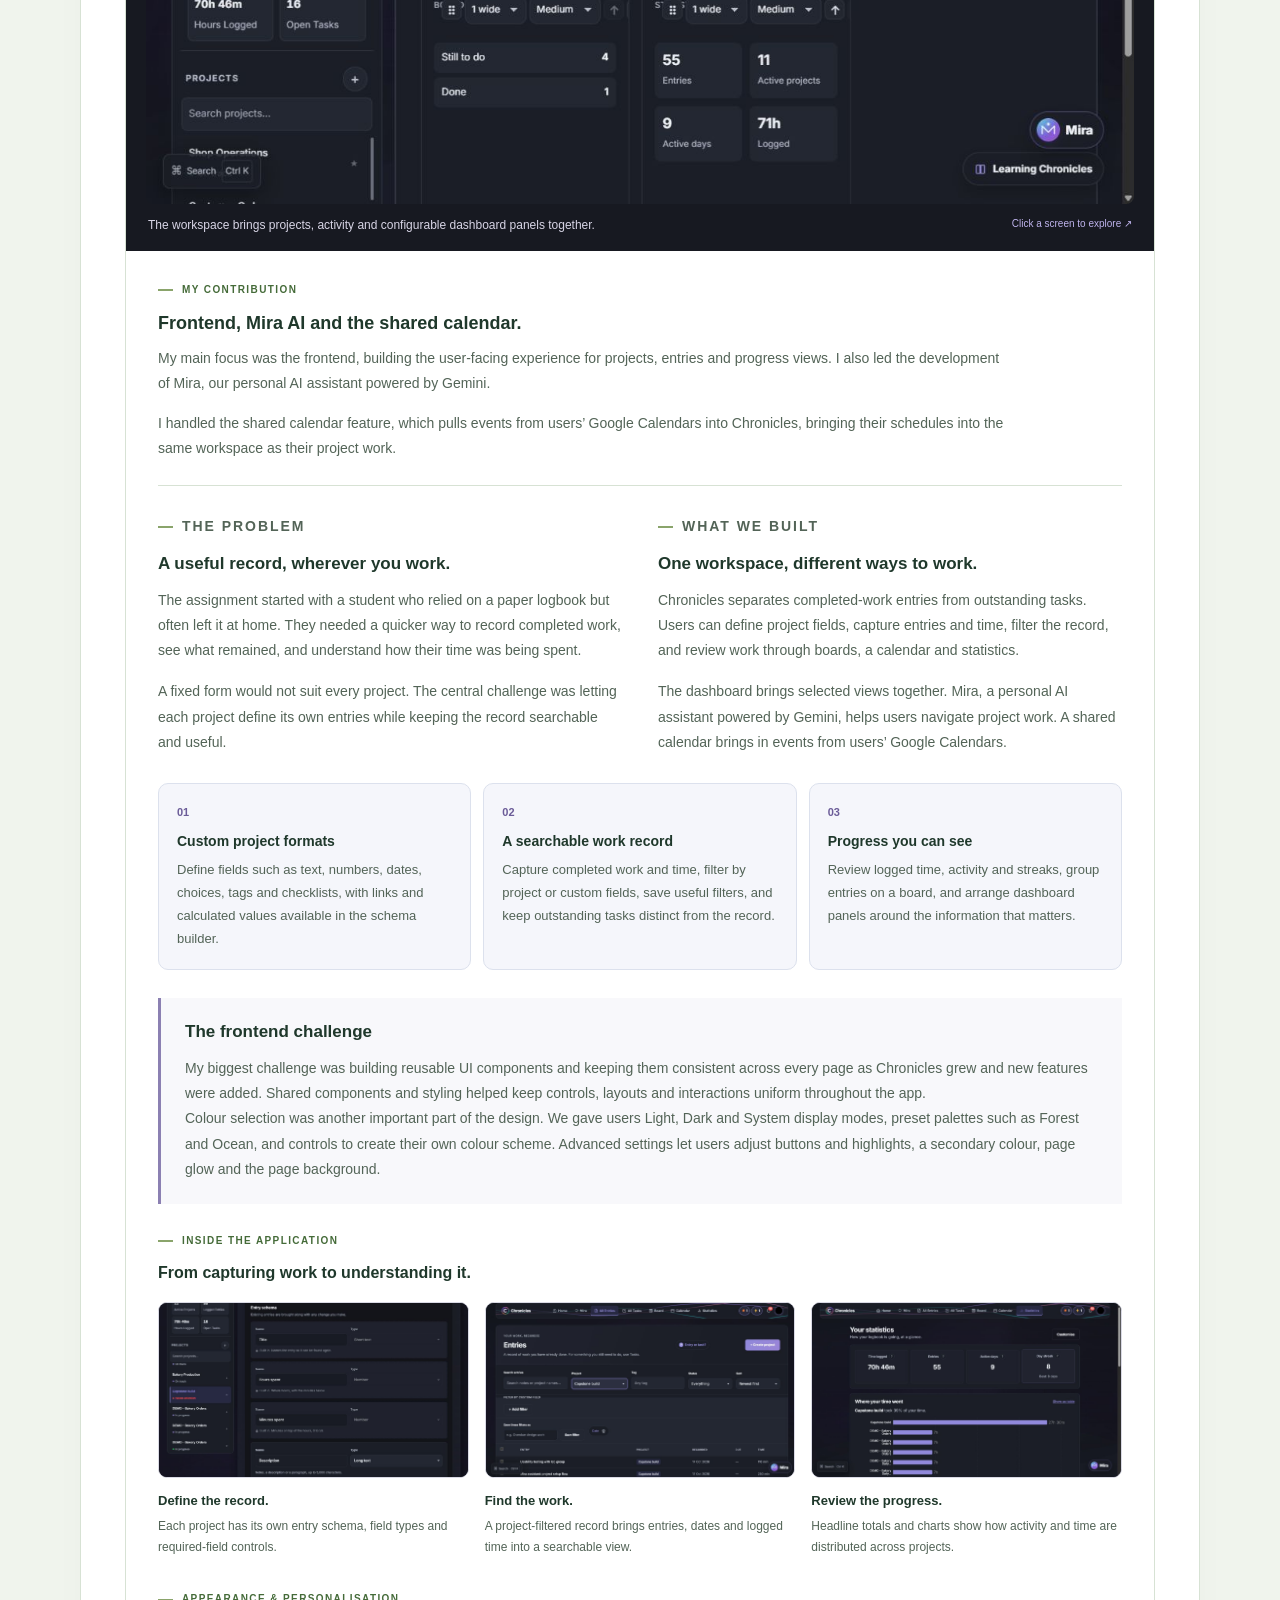
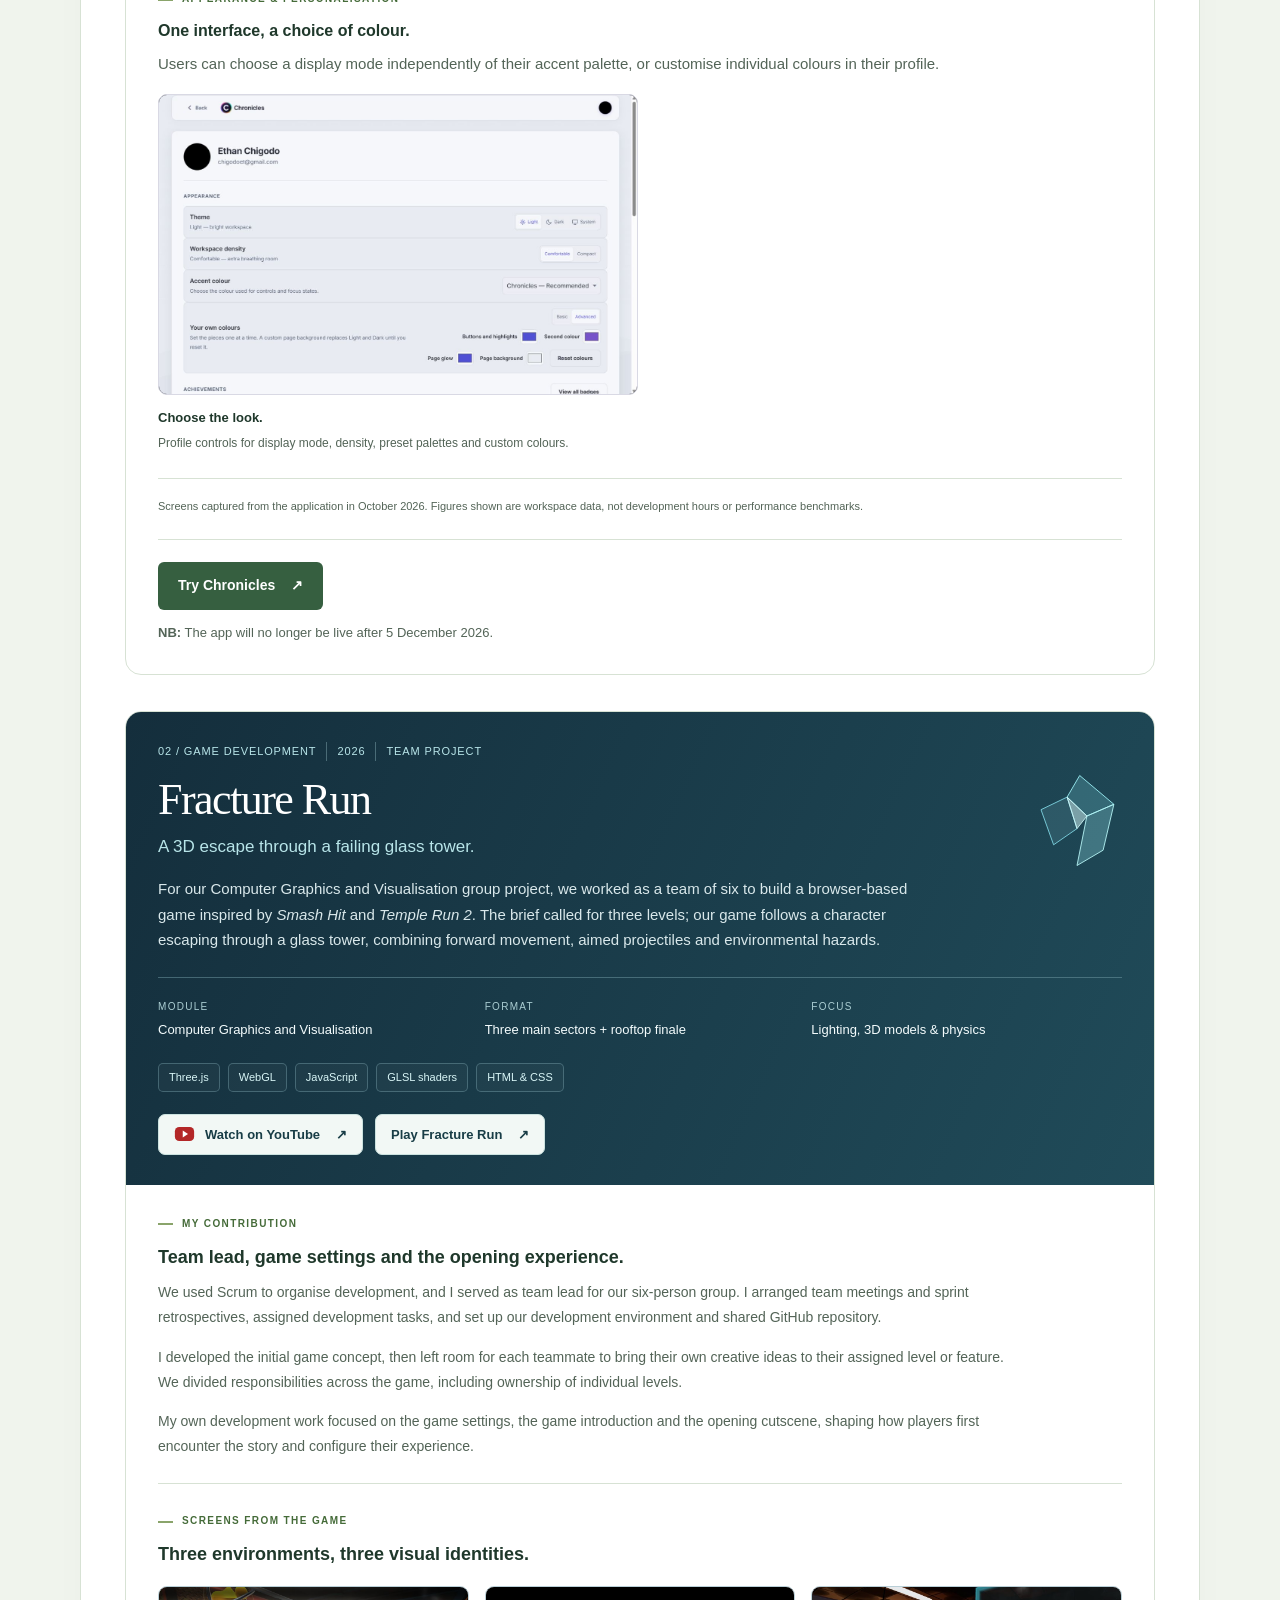
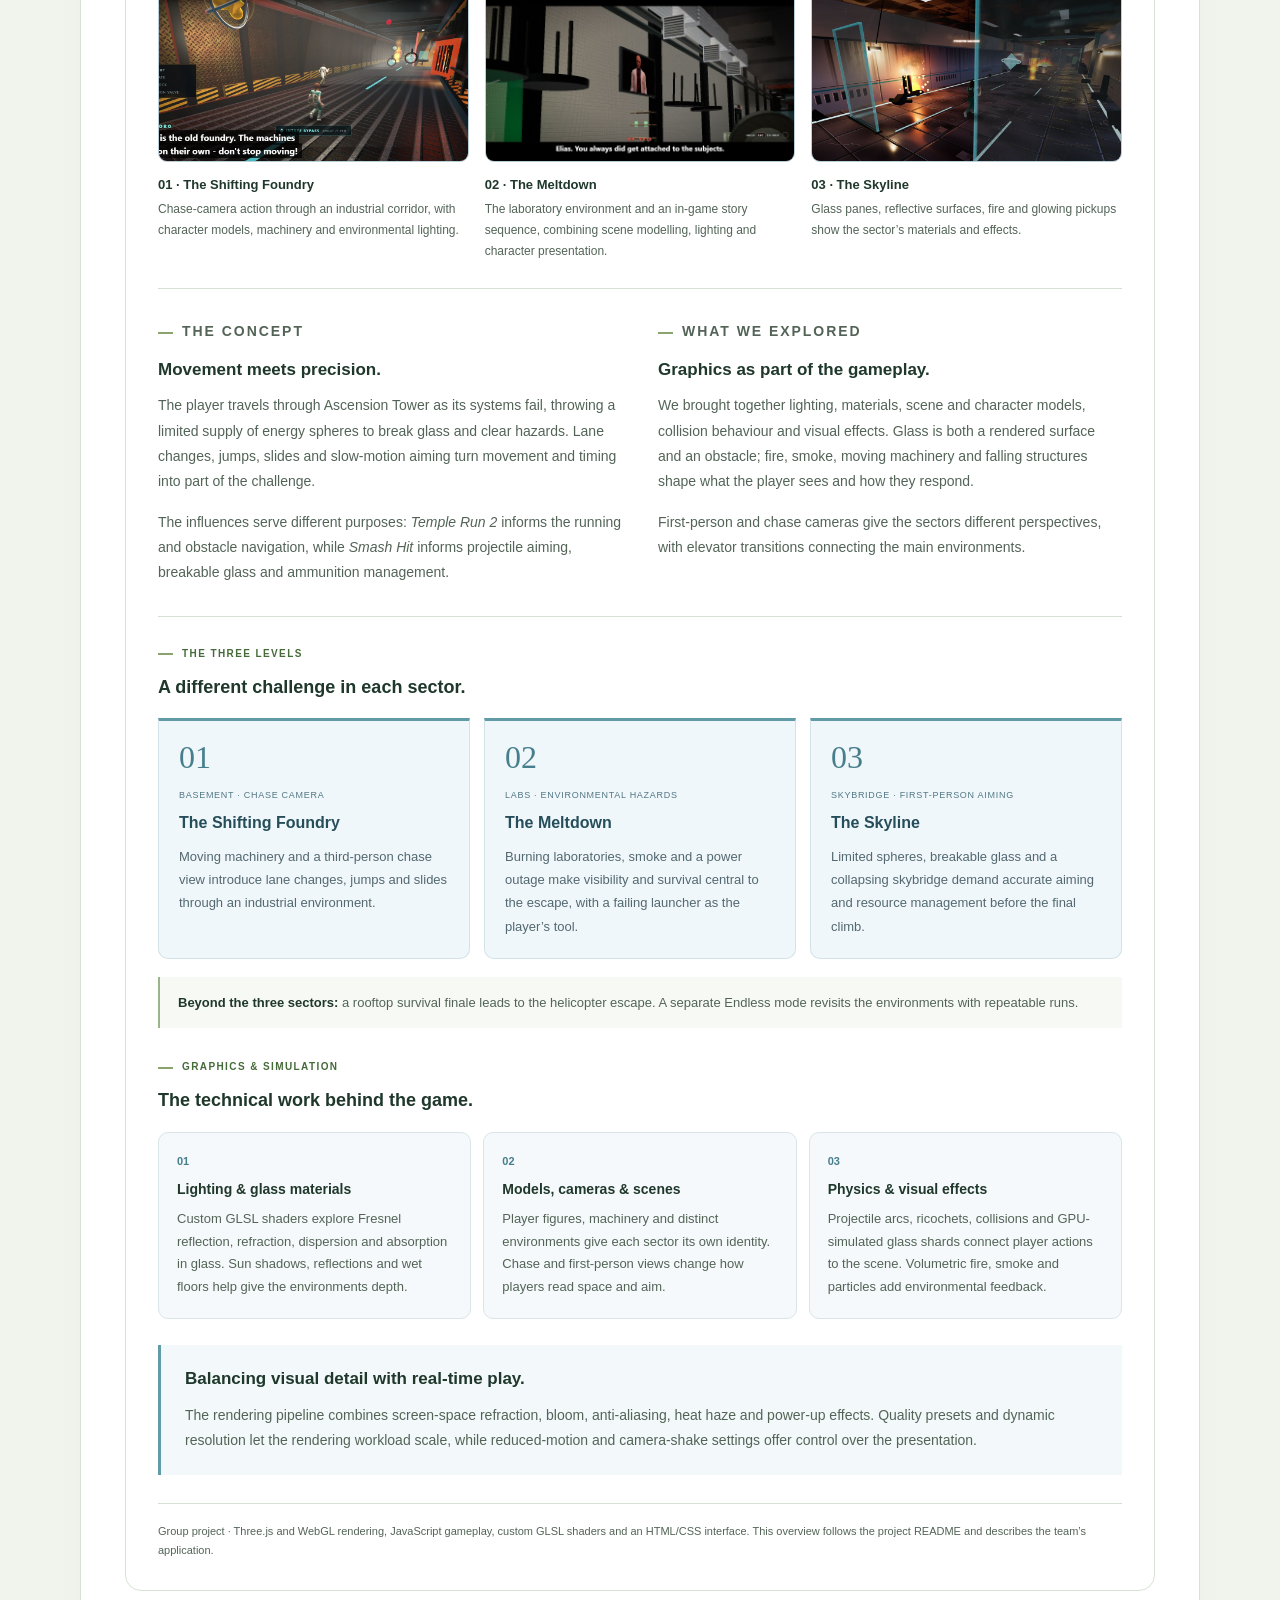
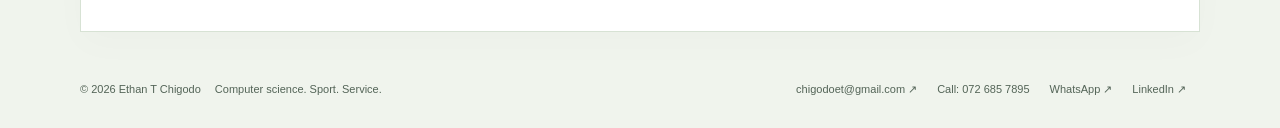
<file: projects.html>
<!doctype html>
<html lang="en"><head><meta charset="utf-8"><meta name="viewport" content="width=device-width, initial-scale=1"><meta name="robots" content="noindex,nofollow,noarchive"><meta name="description" content="Ethan T Chigodo — personal portfolio. Work, education, leadership, sport, and community service."><meta name="theme-color" content="#245c50"><title>Projects | Ethan T Chigodo</title><link rel="icon" href="favicon.svg"><style>
:root{--ink:#172d2b;--muted:#526563;--green:#245c50;--line:#dce3df;--paper:#fff;--wash:#f1f3ef;--serif:Georgia,"Times New Roman",serif}
*{box-sizing:border-box}html{scroll-behavior:smooth}body{margin:0;background:var(--wash);color:var(--ink);font-family:"Segoe UI",Arial,sans-serif;font-size:16px;line-height:1.7;-webkit-font-smoothing:antialiased}
a{color:inherit;text-underline-offset:5px}a:hover{color:var(--green)}a:focus-visible,button:focus-visible,summary:focus-visible{outline:3px solid #97742f;outline-offset:5px}
button{font:inherit}.wrap{width:min(1120px,calc(100% - 64px));margin:auto}.skip{position:absolute;top:-100px;left:24px;padding:12px 20px;background:#fff;z-index:10}.skip:focus{top:10px}
.masthead{background:var(--paper);border-top:6px solid var(--green)}.topline{display:flex;justify-content:space-between;align-items:center;padding:22px 0;border-bottom:1px solid var(--line);font-size:11px;letter-spacing:.16em;text-transform:uppercase;font-weight:600}.topline a{letter-spacing:.03em;text-transform:none;font-size:13px;text-decoration:none}.topline a span{margin-left:12px}
.identity{display:grid;grid-template-columns:1fr 156px;align-items:center;gap:64px;padding:38px 0 40px}.eyebrow{font-size:11px;letter-spacing:.16em;text-transform:uppercase;font-weight:650;color:var(--green);margin:0 0 12px}.name{font-family:var(--serif);font-size:clamp(38px,5.3vw,62px);font-weight:400;letter-spacing:-.045em;line-height:1.1;margin:0 0 12px}.role{font-size:15px;color:var(--green);font-weight:600;margin:0 0 12px}.intro{max-width:740px;margin:0;font-size:15px;color:var(--muted);line-height:1.7}
.portrait{aspect-ratio:4/5;background:#e7ece5;display:grid;place-content:center;position:relative;border:1px solid #d5dfd4;overflow:hidden}.portrait:before,.portrait:after{content:"";position:absolute;border:1px solid #cbd7c9;border-radius:50%;width:220px;height:220px;right:-110px;top:30px}.portrait:after{right:-65px;top:70px}.portrait span{font-family:var(--serif);font-size:54px;z-index:1;font-weight:400;color:#537164}.portrait small{font-size:9px;text-transform:uppercase;letter-spacing:.22em;text-align:center;z-index:1;margin-top:5px;color:#537164}
.navbar{border-top:1px solid var(--line);border-bottom:1px solid var(--line);background:#fff}.tabs{display:grid;grid-template-columns:repeat(5,1fr)}.tabs a{text-decoration:none;text-align:center;position:relative;padding:17px 8px;color:var(--muted);font-size:14px}.tabs a:hover{background:#f4f6f2;color:var(--green)}.tabs a[aria-current]{color:var(--green);font-weight:650}.tabs a[aria-current]:after{content:"";height:3px;background:var(--green);position:absolute;left:20%;right:20%;bottom:-1px}
.document{margin:36px auto 48px;background:#fff;border:1px solid var(--line);box-shadow:0 12px 35px #172d2b05;padding:40px 44px}.document-top{display:flex;align-items:center;justify-content:space-between;gap:20px;padding-bottom:24px;border-bottom:1px solid var(--line);margin-bottom:32px}.document-top p{margin:0;font-size:11px;letter-spacing:.13em;text-transform:uppercase;color:var(--muted)}.print{border:0;background:transparent;color:var(--green);font-size:12px;cursor:pointer;padding:5px 0;text-decoration:underline;text-underline-offset:4px}
.layout{display:grid;grid-template-columns:206px minmax(0,1fr);gap:48px}.sidebar{border-right:1px solid var(--line);padding-right:28px}.side-block{margin-bottom:30px}.side-block h2{font-size:10px;text-transform:uppercase;letter-spacing:.14em;color:var(--green);margin:0 0 12px}.side-block p{margin:0 0 10px;font-size:13px;color:var(--muted)}.side-block strong{display:block;color:var(--ink);font-weight:600}.side-block a{overflow-wrap:anywhere}.side-list{padding:0;margin:0;list-style:none;font-size:13px;color:var(--muted)}.side-list li{padding-bottom:8px}.side-note{border-top:1px solid var(--line);padding-top:20px;font-size:12px;color:var(--muted)}
h1{font-family:var(--serif);font-size:clamp(30px,3vw,40px);font-weight:400;line-height:1.2;letter-spacing:-.03em;margin:0 0 18px}h2{font-size:19px;line-height:1.35;font-weight:600;margin:0 0 13px}h3{font-size:16px;line-height:1.4;font-weight:600;margin:0 0 8px}p{margin:0 0 16px}.lead{font-size:17px;line-height:1.85;color:var(--muted)}.body-copy{color:var(--muted);font-size:15px}.section{border-top:1px solid var(--line);padding-top:28px;margin-top:30px}.section-label{font-size:10px;color:var(--green);text-transform:uppercase;letter-spacing:.14em;margin-bottom:13px;font-weight:600}.feature{background:#edf2ec;border-left:3px solid var(--green);padding:24px 26px;margin:24px 0}.feature p{font-size:15px;color:var(--muted);margin:0}.feature strong{color:var(--ink)}
.facts{display:grid;grid-template-columns:repeat(3,1fr);border-block:1px solid var(--line);margin:28px 0}.fact{padding:23px 18px 23px 0}.fact+.fact{padding-left:22px;border-left:1px solid var(--line)}.fact strong{display:block;font-family:var(--serif);font-size:30px;font-weight:400;line-height:1.25}.fact span{font-size:11px;color:var(--muted);display:block;margin-top:5px}
.link-row{display:flex;align-items:center;justify-content:space-between;gap:20px;border-bottom:1px solid var(--line);padding:18px 0;text-decoration:none}.link-row b{font-size:15px;display:block;font-weight:600}.link-row small{display:block;font-size:12px;color:var(--muted);margin-top:3px}.link-row .arrow{font-size:22px;color:var(--green)}.link-row:hover .arrow{transform:translateX(3px)}
.entry{padding:0 0 24px;margin-bottom:24px;border-bottom:1px solid var(--line)}.entry:last-child{margin-bottom:0;padding-bottom:0;border-bottom:0}.entry-top{display:flex;align-items:baseline;justify-content:space-between;gap:20px}.date{font-size:12px;color:var(--green);white-space:nowrap}.institution{color:var(--green);font-size:13px;margin:0 0 12px}.entry p,.entry li{font-size:14px;color:var(--muted)}.entry ul{padding-left:19px;margin:10px 0 0}.entry li{padding-left:3px;margin:5px 0}
.tags{display:flex;flex-wrap:wrap;gap:8px;list-style:none;padding:0;margin:18px 0 0}.tags li{border:1px solid var(--line);padding:5px 11px;font-size:12px;color:var(--muted);background:#fafbf9}
details{border-block-end:1px solid var(--line);padding:16px 0}summary{cursor:pointer;font-size:14px;color:var(--green);font-weight:600}details p{margin:14px 0 0;font-size:14px;color:var(--muted)}.results{width:100%;border-collapse:collapse;font-size:13px;margin-top:16px}.results th{text-align:left;font-size:10px;text-transform:uppercase;letter-spacing:.08em;color:var(--muted);font-weight:600}.results td,.results th{padding:10px 8px 10px 0;border-bottom:1px solid var(--line)}.results td:last-child,.results th:last-child{text-align:right}.results td:last-child{font-weight:600;color:var(--green)}
.footer{padding-bottom:30px;display:flex;justify-content:space-between;gap:18px;flex-wrap:wrap;font-size:11px;color:var(--muted)}.footer a{text-decoration:none}.footer span{margin-right:14px}.subtle{font-size:12px;color:var(--muted);margin-top:18px}
@media(max-width:850px){.identity{gap:28px;grid-template-columns:1fr 124px}.document{padding:30px}.layout{grid-template-columns:170px minmax(0,1fr);gap:28px}.sidebar{padding-right:20px}}
@media(max-width:640px){.wrap{width:calc(100% - 32px)}.topline{font-size:9px;padding:16px 0}.topline a{font-size:11px}.identity{grid-template-columns:1fr 78px;align-items:start;gap:16px;padding:28px 0}.name{font-size:36px}.portrait span{font-size:30px}.portrait small{font-size:6px;letter-spacing:.08em}.role{font-size:12px}.intro{font-size:13px;grid-column:1/-1}.identity-copy{display:contents}.identity .eyebrow,.identity .name,.identity .role{grid-column:1}.identity .eyebrow{margin-bottom:-8px}.identity .name{margin-bottom:-6px}.portrait{grid-column:2;grid-row:1/4}.intro{margin-top:0}.tabs a{font-size:11px;padding:16px 2px}.document{margin:20px auto 28px;padding:23px 20px}.document-top{margin-bottom:24px;padding-bottom:18px}.document-top p{font-size:9px}.layout{display:flex;flex-direction:column;gap:30px}.sidebar{order:2;border-right:0;border-top:1px solid var(--line);padding:26px 0 0;display:grid;grid-template-columns:1fr 1fr;gap:18px}.side-block{margin:0}.side-note{grid-column:1/-1;margin:0}.lead{font-size:15px}.facts{margin:24px 0}.fact{padding:18px 8px 18px 0}.fact+.fact{padding-left:12px}.fact strong{font-size:27px}.fact span{font-size:10px}.entry-top{display:block}.date{display:block;margin-bottom:8px}.feature{padding:20px}.footer{font-size:10px}}
@media(prefers-reduced-motion:reduce){html{scroll-behavior:auto}*{transition:none!important}}
@media print{@page{size:A4;margin:14mm}body{background:#fff;font-size:10pt}.wrap{width:100%;max-width:none}.masthead{border-top:3px solid var(--green)}.topline,.navbar,.print,.portrait,.footer,.skip{display:none!important}.identity{display:block;padding:20px 0}.name{font-size:32pt}.intro{font-size:10pt;max-width:none}.role{font-size:11pt}.document{border:0;box-shadow:none;margin:0;padding:10px 0}.document-top{padding-bottom:10px;margin-bottom:20px}.layout{display:block}.sidebar{display:none}h1{font-size:24pt}h2{font-size:13pt}.lead,.body-copy,.entry p,.entry li{font-size:10pt}.section{margin-top:18px;padding-top:18px}.entry,.feature,.facts,details{break-inside:avoid}.link-row{padding:10px 0}a{text-decoration:none}summary{list-style:none}details>*{display:block!important}.results{font-size:9pt}.feature{background:#f5f7f3;print-color-adjust:exact}}
/* Portrait: soft edge blending preserves the original photograph. */
.identity{grid-template-columns:minmax(0,1fr) 290px;gap:48px;padding-block:26px}
.portrait{width:290px;height:320px;aspect-ratio:auto;background:transparent;border:0;display:block;overflow:visible}
.portrait:before,.portrait:after{content:none}
.portrait img{display:block;width:100%;height:100%;object-fit:cover;object-position:50% 32%;border-radius:24px;}
@media(max-width:850px){.identity{grid-template-columns:minmax(0,1fr) 220px;gap:28px}.portrait{width:220px;height:270px}}
@media(max-width:640px){.identity{grid-template-columns:minmax(0,1fr) 112px;gap:16px;padding-block:28px}.portrait{width:112px;height:155px;align-self:center}.portrait img{border-radius:14px;object-position:50% 30%}.name{font-size:34px}}
@media print{.portrait{display:none!important}}

.layout.layout-wide{display:block}.layout-wide .content{width:100%;min-width:0}.layout-wide .lead,.layout-wide .body-copy{max-width:850px}.document-request{display:inline-flex;gap:28px;font-size:14px;padding:12px 18px;border:1px solid var(--line);text-decoration:none;color:var(--green);margin-top:10px}.document-request:hover{background:#edf2ec}
/* Greens echo the foliage in the portrait. */
:root{--green:#365f40;--ink:#1f382b;--muted:#536457;--line:#d7e2d4;--wash:#f0f4ed;--sage:#e6eedf}
.masthead{background:linear-gradient(105deg,#e8efdf 0%,#f4f7ef 48%,#fff 85%);border-top-color:#426b42}
.topline{border-bottom-color:#cddcc5}.topline>span{color:#365f40}
.eyebrow{display:flex;align-items:center;gap:10px;color:#456b39}
.eyebrow:before{content:"";width:25px;height:2px;background:#78965d;flex-shrink:0}
.name{color:#24462f}.name>span{color:#7b964e}.role{color:#456b39}
.portrait img{box-shadow:0 0 0 1px #66804e22,0 10px 28px #35552d12}
.navbar{border-color:#d2dfca}.tabs a:hover{background:#f0f5e9;color:#365f40}
.tabs a[aria-current]{background:#e8efdf;color:#305735}.tabs a[aria-current]:after{background:#648447}
.document{border-top:3px solid #8ba578}.document-top{border-bottom-color:#d7e2d4}.document-top p{color:#476b3a}
.section-label{color:#456b39}.section-label:before{content:"";display:inline-block;width:15px;height:2px;background:#8aa46b;vertical-align:middle;margin-right:9px}
.feature{background:#edf3e5;border-left-color:#6b8c4e}.fact strong{color:#426b36}
.tags li{background:#edf3e5;border-color:#d5e1c9;color:#42643a}
.document-request{border-color:#b7cba9;color:#365f40;background:#f6f9f1}.document-request:hover{background:#e6eedb}
.edu-jump a:hover,.edu-jump a[aria-current]{background:#e8efdf;color:#365f40}
.study-year>summary{background:#edf3e5}.course-card--cs{background:#f7faf2;border-color:#c0d3af}
@media print{.masthead{background:#fff}.document{border-top:0}.portrait img{box-shadow:none}}

/* Accessible photo viewer for touch, mouse, and keyboard. */
.portrait-open{display:block;position:relative;width:100%;height:100%;padding:0;border:0;background:transparent;border-radius:24px;cursor:zoom-in}
.portrait-open:focus-visible{outline:3px solid #648447;outline-offset:5px}
.portrait-expand{position:absolute;right:12px;bottom:12px;display:grid;place-items:center;width:34px;height:34px;border:1px solid #ffffff70;border-radius:50%;background:#24462fcc;color:#fff;font-size:24px;line-height:1;pointer-events:none}
.photo-viewer{border:0;padding:0;background:transparent;overflow:visible;max-width:calc(100vw - 40px);max-height:calc(100vh - 40px);max-height:calc(100dvh - 40px)}
.photo-viewer::backdrop{background:rgba(15,29,20,.78);backdrop-filter:blur(5px);-webkit-backdrop-filter:blur(5px)}
.photo-viewer img{display:block;width:auto;height:auto;max-width:min(90vw,720px);max-height:88vh;max-height:88dvh;object-fit:contain;border-radius:12px;box-shadow:0 18px 70px #0005}
.photo-close{position:absolute;top:10px;right:10px;display:grid;place-items:center;width:44px;height:44px;padding:0;border:1px solid #fff7;border-radius:50%;background:#fff;color:#24462f;font-size:30px;line-height:1;cursor:pointer;box-shadow:0 2px 12px #0003}
.photo-close:hover{background:#e8efdf}
html.photo-viewing{overflow:hidden}
@media(max-width:640px){.portrait-open{border-radius:14px}.portrait-expand{width:27px;height:27px;right:7px;bottom:7px;font-size:20px}.photo-viewer{max-width:calc(100vw - 24px)}.photo-viewer img{max-width:calc(100vw - 24px);max-height:88vh;max-height:88dvh;border-radius:10px}}
@media print{.photo-viewer,.portrait-expand{display:none!important}}

/* Keep the actual portrait in print and PDF output. */
@media print{
  html.photo-viewing{overflow:visible}
  .identity{display:grid!important;grid-template-columns:minmax(0,1fr) 30mm;align-items:center;gap:8mm;padding:6mm 0;break-inside:avoid}
  .identity-copy{display:block}.identity .eyebrow,.identity .name,.identity .role,.identity .intro{grid-column:auto;margin-bottom:3mm}
  .identity .intro{margin-bottom:0}
  .portrait{display:block!important;position:relative;width:30mm;height:38mm;grid-column:auto;grid-row:auto;align-self:center;overflow:hidden;border:0;background:transparent}
  .portrait-open{display:block;width:100%;height:100%;padding:0;border:0;background:transparent;outline:0!important;box-shadow:none}
  .portrait img{display:block;width:100%;height:100%;object-fit:cover;object-position:50% 32%;border-radius:3mm;box-shadow:none}
  .photo-viewer,.portrait-expand{display:none!important}
}

/* Contact links work directly on mobile and desktop. */
.topline{flex-wrap:wrap;gap:12px}.header-contact{display:flex;align-items:center;flex-wrap:wrap;gap:18px}
.header-contact a{white-space:nowrap}.topline .header-contact a span{margin-left:4px}
.footer-contact{display:flex;align-items:center;flex-wrap:wrap;gap:8px 20px}
.footer-contact a{white-space:nowrap}.footer-contact a:hover{text-decoration:underline}
.print-contact{display:none}
@media(max-width:640px){.header-contact{gap:16px}.footer-contact{gap:8px 15px}.topline{align-items:flex-start}}
@media print{.print-contact{display:block;font-size:9pt;line-height:1.6;color:var(--ink);margin:2mm 0 0}.print-contact a{white-space:nowrap}}

/* Projects: an editorial case study with saved product screens. */
.tabs{grid-template-columns:repeat(6,minmax(0,1fr))}
.projects-intro{display:flex;align-items:end;justify-content:space-between;gap:28px;margin-bottom:32px}
.projects-intro h1{margin-bottom:10px}.projects-intro .lead{margin:0;max-width:680px;font-size:16px;line-height:1.75}
.project-index{font-size:11px;letter-spacing:.12em;text-transform:uppercase;color:var(--green);white-space:nowrap;padding-bottom:5px}
.project-case{border:1px solid var(--line);border-radius:16px;overflow:hidden}
.project-heading{padding:30px 32px;background:#edf3e5}
.project-overline{display:flex;flex-wrap:wrap;gap:10px;align-items:center;font-size:11px;color:var(--green);letter-spacing:.08em;text-transform:uppercase;margin-bottom:14px}
.project-overline span+span{border-left:1px solid #b8c9ae;padding-left:10px}
.project-heading h2{font-family:var(--serif);font-size:44px;font-weight:400;letter-spacing:-.035em;line-height:1.15;margin:0 0 8px}
.project-subtitle{font-size:17px;color:var(--green);margin-bottom:14px}
.project-heading .body-copy{max-width:790px;margin:0}
.project-meta{display:grid;grid-template-columns:repeat(3,minmax(0,1fr));gap:16px;border-top:1px solid #cedcc4;margin-top:24px;padding-top:20px}
.project-meta dt{font-size:10px;letter-spacing:.13em;text-transform:uppercase;color:var(--muted);margin-bottom:4px}
.project-meta dd{margin:0;font-size:13px;color:var(--ink)}
.project-hero{margin:0;background:#171921;padding:20px 20px 16px;color:#fff}
.project-screen{display:block;border:0;padding:0;background:transparent;width:100%;cursor:zoom-in;text-align:left}
.project-screen img{display:block;width:100%;height:auto;border-radius:8px}
.project-hero figcaption{display:flex;justify-content:space-between;gap:20px;font-size:12px;color:#d8d5e6;padding:12px 2px 0;line-height:1.6}
.project-hero figcaption span:last-child{font-size:10px;white-space:nowrap;color:#beb3ec}
.project-body{padding:30px 32px}
.project-story{display:grid;grid-template-columns:1fr 1fr;gap:36px}
.project-story h3,.project-focus h3{font-size:17px;margin-bottom:12px}
.project-story p{font-size:14px;line-height:1.8;color:var(--muted)}
.project-story p:last-child{margin:0}
.project-features{display:grid;grid-template-columns:repeat(3,minmax(0,1fr));gap:12px;margin:28px 0}
.project-feature{padding:19px 18px;border:1px solid #dce1ed;background:#f5f6fb;border-radius:10px}
.project-feature .feature-number{font-size:11px;font-weight:650;color:#6b5c98;display:block;margin-bottom:10px}
.project-feature h4{font-size:14px;font-weight:600;line-height:1.4;margin:0 0 8px}
.project-feature p{font-size:13px;line-height:1.75;color:var(--muted);margin:0}
.project-focus{padding:22px 24px;border-left:3px solid #8b80b2;background:#f8f8fb;margin:0 0 28px}
.project-focus p{font-size:14px;color:var(--muted);margin:0;line-height:1.8}
.project-gallery{display:grid;grid-template-columns:repeat(3,minmax(0,1fr));gap:16px;margin-top:18px}
.project-gallery figure{margin:0;min-width:0}
.project-gallery .project-screen{border:1px solid #d9d9e4;border-radius:9px;overflow:hidden;background:#171921}
.project-gallery img{height:174px;object-fit:cover;object-position:top;border-radius:0}
.project-gallery figcaption{font-size:12px;color:var(--muted);line-height:1.75;padding-top:12px}
.project-gallery figcaption strong{display:block;font-size:13px;color:var(--ink);margin-bottom:3px}
.project-gallery .project-screen:hover,.project-screen:focus-visible{outline:3px solid #8b80b2;outline-offset:3px}
.project-note{font-size:11px;line-height:1.7;color:var(--muted);border-top:1px solid var(--line);padding-top:18px;margin:24px 0 0}
.project-next{display:flex;align-items:center;gap:24px;border:1px dashed #b7c7af;border-radius:12px;padding:22px 26px;margin-top:24px;background:#f8faf5}
.project-next .next-number{font-family:var(--serif);font-size:36px;color:#769266;line-height:1}
.project-next h2{font-size:17px;margin-bottom:3px}.project-next p{font-size:13px;color:var(--muted);margin:0}
.screen-viewer{padding:0;border:0;border-radius:12px;width:min(1160px,94vw);max-width:94vw;max-height:92vh;max-height:92dvh;background:#171921;color:#fff;overflow:auto}
.screen-viewer::backdrop{background:#101a17d9;backdrop-filter:blur(5px)}
.screen-viewer-header{display:flex;align-items:center;justify-content:space-between;gap:20px;position:sticky;top:0;z-index:1;background:#171921;padding:12px 18px;border-bottom:1px solid #ffffff25}
.screen-viewer-header p{font-size:13px;margin:0}.screen-close{border:1px solid #ffffff50;background:#ffffff10;color:#fff;border-radius:6px;padding:5px 12px;cursor:pointer;font-size:13px}
.screen-viewer>img{width:100%;height:auto;display:block}
@media(max-width:850px){.project-heading,.project-body{padding:24px}.project-story{gap:24px}.project-features{grid-template-columns:1fr}.project-feature{display:grid;grid-template-columns:24px 1fr;gap:0 10px}.project-feature .feature-number{grid-row:1/3}.project-feature p{grid-column:2}.project-gallery{grid-template-columns:1fr 1fr}.project-gallery figure:last-child{grid-column:1/-1}.project-gallery figure:last-child img{height:220px}}
@media(max-width:640px){.tabs{grid-template-columns:repeat(3,minmax(0,1fr))}.tabs a{font-size:12px;padding:12px 4px}.projects-intro{display:block;margin-bottom:24px}.project-index{margin-top:15px;display:block}.project-heading,.project-body{padding:22px 18px}.project-heading h2{font-size:37px}.project-subtitle{font-size:15px}.project-meta{grid-template-columns:1fr;gap:12px;margin-bottom:0}.project-meta div{display:grid;grid-template-columns:74px 1fr;gap:12px;align-items:baseline}.project-meta dt{margin:0}.project-hero{padding:10px}.project-hero figcaption{font-size:10px;gap:10px}.project-hero figcaption span:last-child{display:none}.project-story{grid-template-columns:1fr;gap:24px}.project-gallery{grid-template-columns:1fr;gap:22px}.project-gallery figure:last-child{grid-column:auto}.project-gallery img,.project-gallery figure:last-child img{height:190px}.project-focus{padding:18px}.project-next{gap:16px;padding:20px 18px}.project-next h2{font-size:15px}.screen-viewer{width:96vw;max-width:96vw}.screen-viewer-header{padding:10px 12px}.screen-viewer-header p{font-size:11px}}
@media print{.project-case{border:0;border-radius:0;overflow:visible}.project-heading,.project-body{padding:5mm 0}.project-heading{background:#fff}.project-heading h2{font-size:26pt}.project-meta{grid-template-columns:repeat(3,1fr)}.project-hero{background:#fff;padding:0;break-inside:avoid}.project-hero figcaption{color:#333}.project-hero figcaption span:last-child{display:none}.project-story{display:block}.project-story>div{margin-bottom:5mm}.project-features{display:block}.project-feature{margin-bottom:3mm;break-inside:avoid;background:#fff}.project-gallery{display:grid;grid-template-columns:1fr 1fr;gap:5mm}.project-gallery img,.project-gallery figure:last-child img{height:36mm;object-fit:cover}.project-gallery figure{break-inside:avoid}.project-gallery figure:last-child{grid-column:auto}.screen-viewer,.project-next,.project-index{display:none!important}.project-focus{background:#fff}.projects-intro{margin-bottom:5mm}.project-note{font-size:8pt}.project-screen{cursor:default}*{print-color-adjust:exact}}
.project-contribution{border-bottom:1px solid var(--line);padding-bottom:24px;margin-bottom:28px}.project-contribution > p:not(.section-label){font-family:inherit;font-size:14px;font-weight:400;line-height:1.8;color:var(--muted);margin:0 0 14px;max-width:850px}.project-contribution > p:last-child{margin-bottom:0}.project-contribution h3{font-size:18px;margin-bottom:10px}.project-gallery figure:first-child img{object-position:50% 40%}@media print{.project-contribution{break-inside:avoid}}/* A compact profile replaces the separate About page. */.tabs{grid-template-columns:repeat(5,minmax(0,1fr))}@media(max-width:640px){.identity{padding-block:17px}.tabs{grid-template-columns:repeat(3,minmax(0,1fr))}.tabs a{font-size:12px;padding:12px 4px}}
.project-case{scroll-margin-top:24px}
.project-switcher{display:flex;flex-wrap:wrap;gap:10px;margin:-8px 0 28px}
.project-switcher a{display:inline-flex;align-items:center;gap:10px;border:1px solid #bfd0b4;background:#f3f7ee;color:var(--green);border-radius:8px;padding:9px 15px;font-size:13px;font-weight:600;text-decoration:none}
.project-switcher a span{font-size:10px;opacity:.7}.project-switcher a:hover{background:#e7efde}
.fracture-case{margin-top:36px}
.fracture-case .project-heading{background:linear-gradient(115deg,#142e3c,#204b59);color:#effcfc}
.fracture-case .project-overline,.fracture-case .project-subtitle{color:#b8e5e9}
.fracture-case .project-overline span+span{border-color:#7fa4ac80}
.fracture-case .project-heading h2{color:#fff}.fracture-case .project-heading .body-copy{color:#d9e8eb}
.fracture-title-row{display:flex;justify-content:space-between;align-items:center;gap:24px}
.fracture-mark{width:90px;height:99px;flex-shrink:0;margin-top:-10px}
.fracture-case .project-meta{border-top-color:#739ba680}.fracture-case .project-meta dt{color:#aacdd2}.fracture-case .project-meta dd{color:#f4fcfd}
.fracture-tech{display:flex;flex-wrap:wrap;gap:8px;list-style:none;margin:22px 0 0;padding:0}
.fracture-tech li{padding:4px 10px;font-size:11px;color:#d8f5f6;border:1px solid #91bbc259;border-radius:5px;background:#ffffff08}
.fracture-journey{margin-top:30px;padding-top:28px;border-top:1px solid var(--line)}
.fracture-journey>h3,.fracture-craft>h3{font-size:18px;margin-bottom:18px}
.fracture-levels{display:grid;grid-template-columns:repeat(3,minmax(0,1fr));gap:14px}
.fracture-level{background:#f0f7fa;border:1px solid #d2e2e8;border-top:3px solid #629ba8;border-radius:0 0 10px 10px;padding:20px}
.fracture-level-number{display:block;font-family:var(--serif);font-size:32px;color:#477e8c;line-height:1;margin-bottom:15px}
.fracture-level-type{font-size:9px;letter-spacing:.08em;text-transform:uppercase;color:#517784;line-height:1.7;margin:0 0 9px}
.fracture-level h4{font-size:16px;line-height:1.4;margin:0 0 10px;font-weight:600;color:#254e5a}
.fracture-level>p:last-child{font-size:13px;line-height:1.8;color:#536870;margin:0}
.fracture-finale{margin:18px 0 0;font-size:13px;line-height:1.8;color:var(--muted);padding:14px 18px;background:#f7f9f5;border-left:2px solid #9ab58a}
.fracture-finale strong{color:var(--ink)}
.fracture-craft{margin-top:30px}.fracture-craft .project-features{margin:0 0 26px}
.fracture-craft .project-feature{background:#f5f9fb;border-color:#d9e5e9}
.fracture-craft .feature-number{color:#477e8c}.fracture-focus{border-left-color:#629ba8;background:#f3f8fa}
@media(max-width:850px){.fracture-levels{grid-template-columns:1fr}.fracture-level{display:grid;grid-template-columns:38px 1fr;gap:0 16px;padding:18px}.fracture-level-number{grid-row:1/4;margin:3px 0 0}.fracture-level-type,.fracture-level h4,.fracture-level>p:last-child{grid-column:2}.fracture-level h4{margin-bottom:7px}}
@media(max-width:640px){.project-switcher{gap:8px;margin-bottom:24px}.project-switcher a{padding:8px 11px;font-size:12px}.fracture-case{margin-top:24px}.fracture-mark{width:55px;height:65px}.fracture-title-row{gap:10px}.fracture-case .project-heading h2{font-size:34px}.fracture-case .project-subtitle{font-size:14px}.fracture-level{grid-template-columns:30px 1fr;gap:0 12px;padding:17px 14px}.fracture-level-number{font-size:28px}.fracture-finale{padding:13px 15px}.fracture-tech{gap:6px}.fracture-tech li{font-size:10px}}
@media print{.project-switcher{display:none}.fracture-case{margin-top:8mm;break-before:page}.fracture-case .project-heading{background:#fff;color:var(--ink)}.fracture-case .project-heading h2,.fracture-case .project-heading .body-copy,.fracture-case .project-subtitle,.fracture-case .project-overline,.fracture-case .project-meta dt,.fracture-case .project-meta dd{color:var(--ink)}.fracture-mark{display:none}.fracture-tech li{color:var(--ink);border-color:var(--line)}.fracture-levels{display:block}.fracture-level{display:block;margin-bottom:3mm;break-inside:avoid}.fracture-level-number{float:left;margin-right:5mm;font-size:20pt}.fracture-level-type{font-size:8pt}.fracture-finale,.fracture-focus{background:#fff;break-inside:avoid}}
/* Give the location its own, more prominent line. */.profile-location{display:block;font-size:18px;line-height:1.45;font-weight:600;color:var(--ink);margin-bottom:5px}.profile-summary{display:block}@media(max-width:640px){.profile-location{font-size:16px;line-height:1.4;margin-bottom:5px}}@media print{.profile-location{font-size:11pt}}/* Consistent supporting typography in the shared profile. */
.identity .role,.identity .intro,.identity .profile-location,.identity .profile-summary{font-family:"Segoe UI",Arial,sans-serif;font-size:15px;font-weight:400;line-height:1.7;color:var(--muted);letter-spacing:normal}
.identity .role{margin:0 0 10px}.identity .intro{margin:0}.identity .profile-location{margin:0 0 10px}.identity .profile-summary{margin:0}
@media(max-width:640px){.identity .role,.identity .intro,.identity .profile-location,.identity .profile-summary{font-size:13px;line-height:1.7}}
@media print{.identity .role,.identity .intro,.identity .profile-location,.identity .profile-summary{font-size:10pt;line-height:1.6}.identity .role,.identity .profile-location{margin-bottom:2mm}}
.fracture-links{display:flex;flex-wrap:wrap;margin-top:22px}.project-video-link{display:inline-flex;align-items:center;gap:10px;background:#f2f8f5;color:#183d46!important;border:1px solid #cbe2df;border-radius:7px;padding:10px 15px;text-decoration:none;font-size:13px;font-weight:600;line-height:1.5}.project-video-link:hover{background:#dff0e9}.project-video-link svg{flex-shrink:0}.project-video-link>span{margin-left:6px}@media print{.project-video-link{background:#fff;color:#172d2b!important;padding:4px 0;border:0}.project-video-link>span{display:none}}.fracture-screens{margin-bottom:30px;padding-bottom:26px;border-bottom:1px solid var(--line);scroll-margin-top:24px}.fracture-screens>h3{font-size:18px;margin-bottom:16px}.fracture-screens .project-gallery img{object-position:center}.fracture-screens .project-gallery figure:first-child img{object-position:center}.fracture-screens-note{font-size:11px;line-height:1.7;color:var(--muted);margin:16px 0 0}.fracture-screens .project-screen{background:#13232c;border-color:#b9cfd7}.fracture-screens .project-screen:hover{outline-color:#629ba8}@media print{.fracture-screens{margin-bottom:5mm;padding-bottom:4mm}.fracture-screens-note{font-size:8pt}}.chronicles-title-row{display:flex;align-items:center;gap:14px;margin-bottom:8px}.project-heading .chronicles-title-row h2{margin:0}.chronicles-project-logo{display:block;width:48px;height:48px;flex:0 0 auto;border-radius:50%;background:#151222;border:2px solid #9984ef}@media(max-width:640px){.chronicles-title-row{gap:11px}.chronicles-project-logo{width:40px;height:40px}}@media print{.chronicles-project-logo{width:12mm;height:12mm;print-color-adjust:exact;-webkit-print-color-adjust:exact}}
.chronicles-appearance{margin-top:32px}.chronicles-theme-gallery{grid-template-columns:repeat(2,minmax(0,1fr))}.chronicles-theme-gallery figure:last-child{grid-column:auto}.chronicles-theme-gallery img,.chronicles-theme-gallery figure:last-child img{height:auto;object-fit:contain;aspect-ratio:8/5}.chronicles-theme-gallery .project-screen{width:100%}@media(max-width:640px){.chronicles-theme-gallery{grid-template-columns:1fr}}@media print{.chronicles-theme-gallery img,.chronicles-theme-gallery figure:last-child img{height:auto;max-height:none}}
.chronicles-try{margin-top:24px;padding-top:22px;border-top:1px solid var(--line)}.chronicles-try-link{display:inline-flex;align-items:center;gap:16px;padding:12px 20px;border-radius:6px;background:var(--green);color:#fff;text-decoration:none;font-size:14px;font-weight:600}.chronicles-try-link:hover{filter:brightness(.9)}.chronicles-try-link:focus-visible{outline:3px solid #9984ef;outline-offset:3px}.chronicles-try p{margin:12px 0 0;font-size:13px;color:var(--muted);line-height:1.7}@media print{.chronicles-try-link{background:transparent;color:var(--ink);padding:0}}
.fracture-links{display:flex;flex-wrap:wrap;gap:12px}.game-availability{margin:12px 0 0;font-size:13px;line-height:1.7;color:#d9e8eb;max-width:760px}@media print{.game-availability{color:var(--ink)}}
.chronicles-theme-gallery{grid-template-columns:minmax(0,480px);justify-content:start}.chronicles-theme-gallery figure:last-child{grid-column:auto}@media(max-width:640px){.chronicles-theme-gallery{grid-template-columns:minmax(0,1fr)}}
@media screen and (max-width:640px){.header-contact{gap:4px}.footer-contact{gap:4px 8px}.header-contact a,.footer-contact a{display:inline-flex;align-items:center;min-width:44px;min-height:44px;padding:8px 5px}.header-contact a{justify-content:center}}
</style></head>
<body><a class="skip" href="#main">Skip to content</a><header class="masthead"><div class="wrap"><div class="topline"><span>Ethan T Chigodo / Portfolio</span><div class="header-contact" aria-label="Contact Ethan"><a href="mailto:chigodoet@gmail.com">Email <span aria-hidden="true">↗</span></a><a href="tel:+27726857895" aria-label="Call Ethan on +27 72 685 7895">Call</a><a href="https://wa.me/27726857895" aria-label="WhatsApp Ethan on +27 72 685 7895">WhatsApp</a><a href="https://www.linkedin.com/in/ethan-t-chigodo-1a5294336/" target="_blank" rel="noopener noreferrer" aria-label="Ethan T Chigodo on LinkedIn (opens in a new tab)">LinkedIn <span aria-hidden="true">↗</span></a></div></div><div class="identity"><div class="identity-copy"><p class="eyebrow">Get to know me</p><p class="name">Ethan T Chigodo<span aria-hidden="true">.</span></p><p class="role">BSc Computer Science · University of the Witwatersrand</p><p class="intro"><span class="profile-location">Johannesburg, Gauteng</span><span class="profile-summary">Swimming, water polo and 200+ supervised community service hours.</span></p><p class="print-contact"><a href="mailto:chigodoet@gmail.com">chigodoet@gmail.com</a> · <a href="tel:+27726857895">+27 72 685 7895</a> · <a href="https://wa.me/27726857895">WhatsApp</a> · <a href="https://www.linkedin.com/in/ethan-t-chigodo-1a5294336/">LinkedIn</a></p></div><div class="portrait"><button class="portrait-open" type="button" aria-label="Enlarge photo of Ethan T Chigodo" aria-haspopup="dialog" aria-controls="portrait-viewer"><img src="images/ethan-portrait.jpg" alt="Ethan T Chigodo" width="290" height="320" decoding="async" fetchpriority="high"></button></div></div></div></header><nav class="navbar" aria-label="Main navigation"><div class="wrap tabs"><a href="education.html?v=profile-20261021">Education</a><a href="projects.html?v=profile-20261021" aria-current="page">Projects</a><a href="sports.html?v=profile-20261021">Sports</a><a href="activities.html?v=profile-20261021" >Activities</a><a href="volunteering.html?v=profile-20261021">Volunteering</a></div></nav>
<main id="main" class="wrap document">
<div class="document-top"><p>06 / Projects &nbsp; · &nbsp; The extended CV</p><button class="print" type="button" onclick="window.print()">Print this page</button></div>
<div class="projects-intro"><div><h1>Software Development</h1><p class="lead">A selection of software projects I’ve developed as part of a team, the problems they solve, and how they work.</p></div><span class="project-index">Selected work / 02</span></div>
<nav class="project-switcher" aria-label="Selected projects"><a href="#chronicles"><span>01</span>Chronicles</a><a href="#fracture-run"><span>02</span>Fracture Run</a></nav><article class="project-case" id="chronicles" aria-labelledby="chronicles-title">
<header class="project-heading"><div class="project-overline"><span>01 / Featured project</span><span>2026</span><span>Team project</span></div>
<div class="chronicles-title-row"><img class="chronicles-project-logo" src="images/projects/chronicles-mark.svg" alt="Chronicles logo" width="64" height="64" decoding="async"><h2 id="chronicles-title">Chronicles</h2></div><p class="project-subtitle">A digital logbook that adapts to the work.</p>
<p class="body-copy">I worked as part of a six-person team on Chronicles, a web application for keeping a structured record of project work. It brings custom entry formats, time logging, tasks and progress views into one workspace.</p>
<dl class="project-meta"><div><dt>Context</dt><dd>University of the Witwatersrand</dd></div><div><dt>Module</dt><dd>Software Design Project III · COMS3011A</dd></div><div><dt>My role</dt><dd>Frontend, Mira AI &amp; shared calendar</dd></div></dl></header><figure class="project-hero"><button class="project-screen" type="button" data-screen="images/projects/chronicles-dashboard.jpg" data-caption="Chronicles — personal dashboard" aria-label="Enlarge Chronicles dashboard screenshot"><img src="images/projects/chronicles-dashboard.jpg" alt="Chronicles dashboard with project navigation, a board panel and overview statistics" width="1265" height="712" fetchpriority="high"></button><figcaption><span>The workspace brings projects, activity and configurable dashboard panels together.</span><span>Click a screen to explore ↗</span></figcaption></figure>

<div class="project-body"><section class="project-contribution" aria-labelledby="contribution-title"><p class="section-label">My contribution</p><h3 id="contribution-title">Frontend, Mira AI and the shared calendar.</h3><p>My main focus was the frontend, building the user-facing experience for projects, entries and progress views. I also led the development of Mira, our personal AI assistant powered by Gemini.</p><p>I handled the shared calendar feature, which pulls events from users’ Google Calendars into Chronicles, bringing their schedules into the same workspace as their project work.</p></section>
<div class="project-story"><div><p class="section-label">The problem</p><h3>A useful record, wherever you work.</h3><p>The assignment started with a student who relied on a paper logbook but often left it at home. They needed a quicker way to record completed work, see what remained, and understand how their time was being spent.</p><p>A fixed form would not suit every project. The central challenge was letting each project define its own entries while keeping the record searchable and useful.</p></div><div><p class="section-label">What we built</p><h3>One workspace, different ways to work.</h3><p>Chronicles separates completed-work entries from outstanding tasks. Users can define project fields, capture entries and time, filter the record, and review work through boards, a calendar and statistics.</p><p>The dashboard brings selected views together. Mira, a personal AI assistant powered by Gemini, helps users navigate project work. A shared calendar brings in events from users’ Google Calendars.</p></div></div>
<div class="project-features"><section class="project-feature"><span class="feature-number">01</span><h4>Custom project formats</h4><p>Define fields such as text, numbers, dates, choices, tags and checklists, with links and calculated values available in the schema builder.</p></section><section class="project-feature"><span class="feature-number">02</span><h4>A searchable work record</h4><p>Capture completed work and time, filter by project or custom fields, save useful filters, and keep outstanding tasks distinct from the record.</p></section><section class="project-feature"><span class="feature-number">03</span><h4>Progress you can see</h4><p>Review logged time, activity and streaks, group entries on a board, and arrange dashboard panels around the information that matters.</p></section></div>
<section class="project-focus"><h3>The frontend challenge</h3><p>My biggest challenge was building reusable UI components and keeping them consistent across every page as Chronicles grew and new features were added. Shared components and styling helped keep controls, layouts and interactions uniform throughout the app.</p><p>Colour selection was another important part of the design. We gave users Light, Dark and System display modes, preset palettes such as Forest and Ocean, and controls to create their own colour scheme. Advanced settings let users adjust buttons and highlights, a secondary colour, page glow and the page background.</p></section>

<section aria-labelledby="screens-title"><p class="section-label">Inside the application</p><h3 id="screens-title">From capturing work to understanding it.</h3><div class="project-gallery">
<figure><button class="project-screen" type="button" data-screen="images/projects/chronicles-schema.jpg" data-caption="Chronicles — project schema builder" aria-label="Enlarge schema builder screenshot"><img src="images/projects/chronicles-schema.jpg" alt="Chronicles schema editor with built-in time fields and custom description and date fields" loading="lazy"></button><figcaption><strong>Define the record.</strong>Each project has its own entry schema, field types and required-field controls.</figcaption></figure>
<figure><button class="project-screen" type="button" data-screen="images/projects/chronicles-entries.jpg" data-caption="Chronicles — searchable project entries" aria-label="Enlarge searchable entries screenshot"><img src="images/projects/chronicles-entries.jpg" alt="Chronicles entries filtered to the software project, with search, saved filters, dates and time logged" loading="lazy"></button><figcaption><strong>Find the work.</strong>A project-filtered record brings entries, dates and logged time into a searchable view.</figcaption></figure>
<figure><button class="project-screen" type="button" data-screen="images/projects/chronicles-statistics.jpg" data-caption="Chronicles — statistics and time reporting" aria-label="Enlarge statistics screenshot"><img src="images/projects/chronicles-statistics.jpg" alt="Chronicles statistics showing logged time, entries, active days, streaks and time per project" loading="lazy"></button><figcaption><strong>Review the progress.</strong>Headline totals and charts show how activity and time are distributed across projects.</figcaption></figure>
</div></section><section class="chronicles-appearance" aria-labelledby="appearance-title"><p class="section-label">Appearance &amp; personalisation</p><h3 id="appearance-title">One interface, a choice of colour.</h3><p class="body-copy">Users can choose a display mode independently of their accent palette, or customise individual colours in their profile.</p><div class="project-gallery chronicles-theme-gallery"><figure><button class="project-screen" type="button" data-screen="images/projects/chronicles-appearance.jpg" data-caption="Chronicles — Appearance settings" aria-label="Enlarge appearance screenshot"><img src="images/projects/chronicles-appearance.jpg" alt="Chronicles appearance settings" width="1280" height="800" loading="lazy"></button><figcaption><strong>Choose the look.</strong>Profile controls for display mode, density, preset palettes and custom colours.</figcaption></figure></div></section><p class="project-note">Screens captured from the application in October 2026. Figures shown are workspace data, not development hours or performance benchmarks.</p><div class="chronicles-try"><a class="chronicles-try-link" href="https://chronicles-drivenbydesign-app-hfeehwdce7dfd9fr.uaenorth-01.azurewebsites.net/app?view=home" target="_blank" rel="noopener noreferrer">Try Chronicles <span aria-hidden="true">↗</span></a><p><strong>NB:</strong> The app will no longer be live after 5 December 2026.</p></div></div></article>
<article class="project-case fracture-case" id="fracture-run" aria-labelledby="fracture-title">
<header class="project-heading">
<div class="project-overline"><span>02 / Game development</span><span>2026</span><span>Team project</span></div>
<div class="fracture-title-row"><div><h2 id="fracture-title">Fracture Run</h2><p class="project-subtitle">A 3D escape through a failing glass tower.</p></div><svg class="fracture-mark" viewBox="0 0 100 110" aria-hidden="true"><path d="M53 5 91 37 61 50 39 29Z" fill="#84e4ed" fill-opacity=".22" stroke="#9aecf2"/><path d="m10 43 29-14 11 35-26 18Z" fill="#a1e7f3" fill-opacity=".12" stroke="#7ed4e1"/><path d="m61 50 30-13-12 51-29 17Z" fill="#9aecf2" fill-opacity=".28" stroke="#b5f3f4"/><path d="m39 29 22 21-11 14Z" fill="#d8fbfc" fill-opacity=".5" stroke="#cdf5f7"/></svg></div>
<p class="body-copy">For our Computer Graphics and Visualisation group project, we worked as a team of six to build a browser-based game inspired by <em>Smash Hit</em> and <em>Temple Run 2</em>. The brief called for three levels; our game follows a character escaping through a glass tower, combining forward movement, aimed projectiles and environmental hazards.</p>
<dl class="project-meta"><div><dt>Module</dt><dd>Computer Graphics and Visualisation</dd></div><div><dt>Format</dt><dd>Three main sectors + rooftop finale</dd></div><div><dt>Focus</dt><dd>Lighting, 3D models &amp; physics</dd></div></dl>
<ul class="fracture-tech" aria-label="Technologies"><li>Three.js</li><li>WebGL</li><li>JavaScript</li><li>GLSL shaders</li><li>HTML &amp; CSS</li></ul><div class="fracture-links"><a class="project-video-link" href="https://youtube.com/@drivenbydesignwitsuniversity" target="_blank" rel="noopener noreferrer" aria-label="View the project YouTube channel (opens in a new tab)"><svg viewBox="0 0 24 18" width="21" height="16" aria-hidden="true"><rect x="1" y="1" width="22" height="16" rx="5" fill="#b32727"/><path d="m10 5 6 4-6 4Z" fill="#fff"/></svg>Watch on YouTube<span aria-hidden="true">↗</span></a><a class="project-video-link" href="https://ethanchigodo.github.io/CGV-Shattershift/" target="_blank" rel="noopener noreferrer" aria-label="Play Fracture Run (opens in a new tab)">Play Fracture Run <span aria-hidden="true">↗</span></a></div></header>
<div class="project-body"><section class="project-contribution fracture-contribution" aria-labelledby="fracture-contribution-title"><p class="section-label">My contribution</p><h3 id="fracture-contribution-title">Team lead, game settings and the opening experience.</h3><p>We used Scrum to organise development, and I served as team lead for our six-person group. I arranged team meetings and sprint retrospectives, assigned development tasks, and set up our development environment and shared GitHub repository.</p><p>I developed the initial game concept, then left room for each teammate to bring their own creative ideas to their assigned level or feature. We divided responsibilities across the game, including ownership of individual levels.</p><p>My own development work focused on the game settings, the game introduction and the opening cutscene, shaping how players first encounter the story and configure their experience.</p></section><section class="fracture-screens" id="fracture-screens" aria-labelledby="fracture-screens-title"><p class="section-label">Screens from the game</p><h3 id="fracture-screens-title">Three environments, three visual identities.</h3><div class="project-gallery">
<figure><button class="project-screen" type="button" data-screen="images/projects/fracture-foundry.jpg" data-caption="Fracture Run — The Shifting Foundry" aria-label="Enlarge Foundry game screenshot"><img src="images/projects/fracture-foundry.jpg" alt="Third-person Foundry scene with the player, industrial machinery, hazard markings and a metal walkway" width="1280" height="590" loading="lazy"></button><figcaption><strong>01 · The Shifting Foundry</strong>Chase-camera action through an industrial corridor, with character models, machinery and environmental lighting.</figcaption></figure>
<figure><button class="project-screen" type="button" data-screen="images/projects/fracture-labs.jpg" data-caption="Fracture Run — The Meltdown / Labs" aria-label="Enlarge Labs game screenshot"><img src="images/projects/fracture-labs.jpg" alt="Laboratory story scene with green containment tanks, overhead ducting and Dr Vale on a wall monitor" width="1280" height="720" loading="lazy"></button><figcaption><strong>02 · The Meltdown</strong>The laboratory environment and an in-game story sequence, combining scene modelling, lighting and character presentation.</figcaption></figure>
<figure><button class="project-screen" type="button" data-screen="images/projects/fracture-skyline.jpg" data-caption="Fracture Run — The Skyline / Glass Causeway" aria-label="Enlarge Skyline game screenshot"><img src="images/projects/fracture-skyline.jpg" alt="Skyline glass corridor showing transparent panes, a reflective floor, fire and glowing energy pickups" width="1280" height="590" loading="lazy"></button><figcaption><strong>03 · The Skyline</strong>Glass panes, reflective surfaces, fire and glowing pickups show the sector’s materials and effects.</figcaption></figure>
</div></section>
<div class="project-story"><div><p class="section-label">The concept</p><h3>Movement meets precision.</h3><p>The player travels through Ascension Tower as its systems fail, throwing a limited supply of energy spheres to break glass and clear hazards. Lane changes, jumps, slides and slow-motion aiming turn movement and timing into part of the challenge.</p><p>The influences serve different purposes: <em>Temple Run 2</em> informs the running and obstacle navigation, while <em>Smash Hit</em> informs projectile aiming, breakable glass and ammunition management.</p></div><div><p class="section-label">What we explored</p><h3>Graphics as part of the gameplay.</h3><p>We brought together lighting, materials, scene and character models, collision behaviour and visual effects. Glass is both a rendered surface and an obstacle; fire, smoke, moving machinery and falling structures shape what the player sees and how they respond.</p><p>First-person and chase cameras give the sectors different perspectives, with elevator transitions connecting the main environments.</p></div></div>
<section class="fracture-journey" aria-labelledby="fracture-sectors-title"><p class="section-label">The three levels</p><h3 id="fracture-sectors-title">A different challenge in each sector.</h3><div class="fracture-levels">
<section class="fracture-level"><span class="fracture-level-number">01</span><p class="fracture-level-type">Basement · Chase camera</p><h4>The Shifting Foundry</h4><p>Moving machinery and a third-person chase view introduce lane changes, jumps and slides through an industrial environment.</p></section>
<section class="fracture-level"><span class="fracture-level-number">02</span><p class="fracture-level-type">Labs · Environmental hazards</p><h4>The Meltdown</h4><p>Burning laboratories, smoke and a power outage make visibility and survival central to the escape, with a failing launcher as the player’s tool.</p></section>
<section class="fracture-level"><span class="fracture-level-number">03</span><p class="fracture-level-type">Skybridge · First-person aiming</p><h4>The Skyline</h4><p>Limited spheres, breakable glass and a collapsing skybridge demand accurate aiming and resource management before the final climb.</p></section></div><p class="fracture-finale"><strong>Beyond the three sectors:</strong> a rooftop survival finale leads to the helicopter escape. A separate Endless mode revisits the environments with repeatable runs.</p></section>
<section class="fracture-craft" aria-labelledby="fracture-craft-title"><p class="section-label">Graphics &amp; simulation</p><h3 id="fracture-craft-title">The technical work behind the game.</h3><div class="project-features">
<section class="project-feature"><span class="feature-number">01</span><h4>Lighting &amp; glass materials</h4><p>Custom GLSL shaders explore Fresnel reflection, refraction, dispersion and absorption in glass. Sun shadows, reflections and wet floors help give the environments depth.</p></section>
<section class="project-feature"><span class="feature-number">02</span><h4>Models, cameras &amp; scenes</h4><p>Player figures, machinery and distinct environments give each sector its own identity. Chase and first-person views change how players read space and aim.</p></section>
<section class="project-feature"><span class="feature-number">03</span><h4>Physics &amp; visual effects</h4><p>Projectile arcs, ricochets, collisions and GPU-simulated glass shards connect player actions to the scene. Volumetric fire, smoke and particles add environmental feedback.</p></section>
</div></section>
<section class="project-focus fracture-focus"><h3>Balancing visual detail with real-time play.</h3><p>The rendering pipeline combines screen-space refraction, bloom, anti-aliasing, heat haze and power-up effects. Quality presets and dynamic resolution let the rendering workload scale, while reduced-motion and camera-shake settings offer control over the presentation.</p></section>
<p class="project-note">Group project · Three.js and WebGL rendering, JavaScript gameplay, custom GLSL shaders and an HTML/CSS interface. This overview follows the project README and describes the team’s application.</p>
</div></article></main><footer class="wrap footer"><div><span>© 2026 Ethan T Chigodo</span><span>Computer science. Sport. Service.</span></div><div class="footer-contact"><a href="mailto:chigodoet@gmail.com">chigodoet@gmail.com ↗</a><a href="tel:+27726857895">Call: 072 685 7895</a><a href="https://wa.me/27726857895">WhatsApp ↗</a><a href="https://www.linkedin.com/in/ethan-t-chigodo-1a5294336/" target="_blank" rel="noopener noreferrer" aria-label="Ethan T Chigodo on LinkedIn (opens in a new tab)">LinkedIn <span aria-hidden="true">↗</span></a></div></footer><dialog class="photo-viewer" id="portrait-viewer" aria-label="Photo of Ethan T Chigodo"><button class="photo-close" type="button" aria-label="Close photo" autofocus><span aria-hidden="true">×</span></button><img src="images/ethan-portrait.jpg" alt="Ethan T Chigodo" width="817" height="1225" decoding="async"></dialog>
<script>
(function(){
  const trigger=document.querySelector(".portrait-open");
  const viewer=document.getElementById("portrait-viewer");
  const close=viewer.querySelector(".photo-close");
  trigger.addEventListener("click",function(){
    viewer.showModal();
    document.documentElement.classList.add("photo-viewing");
  });
  close.addEventListener("click",function(){viewer.close();});
  viewer.addEventListener("click",function(event){if(event.target===viewer)viewer.close();});
  viewer.addEventListener("close",function(){document.documentElement.classList.remove("photo-viewing");});
})();
</script><dialog class="screen-viewer" id="screen-viewer" aria-labelledby="screen-title"><div class="screen-viewer-header"><p id="screen-title">Chronicles</p><button class="screen-close" type="button" autofocus>Close ×</button></div><img id="screen-image" alt=""></dialog><script>(function(){const viewer=document.getElementById("screen-viewer");const picture=document.getElementById("screen-image");const title=document.getElementById("screen-title");document.querySelectorAll("[data-screen]").forEach(function(button){button.addEventListener("click",function(){picture.src=button.dataset.screen;picture.alt=button.dataset.caption;title.textContent=button.dataset.caption;viewer.showModal();document.documentElement.classList.add("photo-viewing");viewer.scrollTop=0;});});viewer.querySelector(".screen-close").addEventListener("click",function(){viewer.close();});viewer.addEventListener("click",function(event){if(event.target===viewer)viewer.close();});viewer.addEventListener("close",function(){document.documentElement.classList.remove("photo-viewing");});})();</script></body></html>
</file>
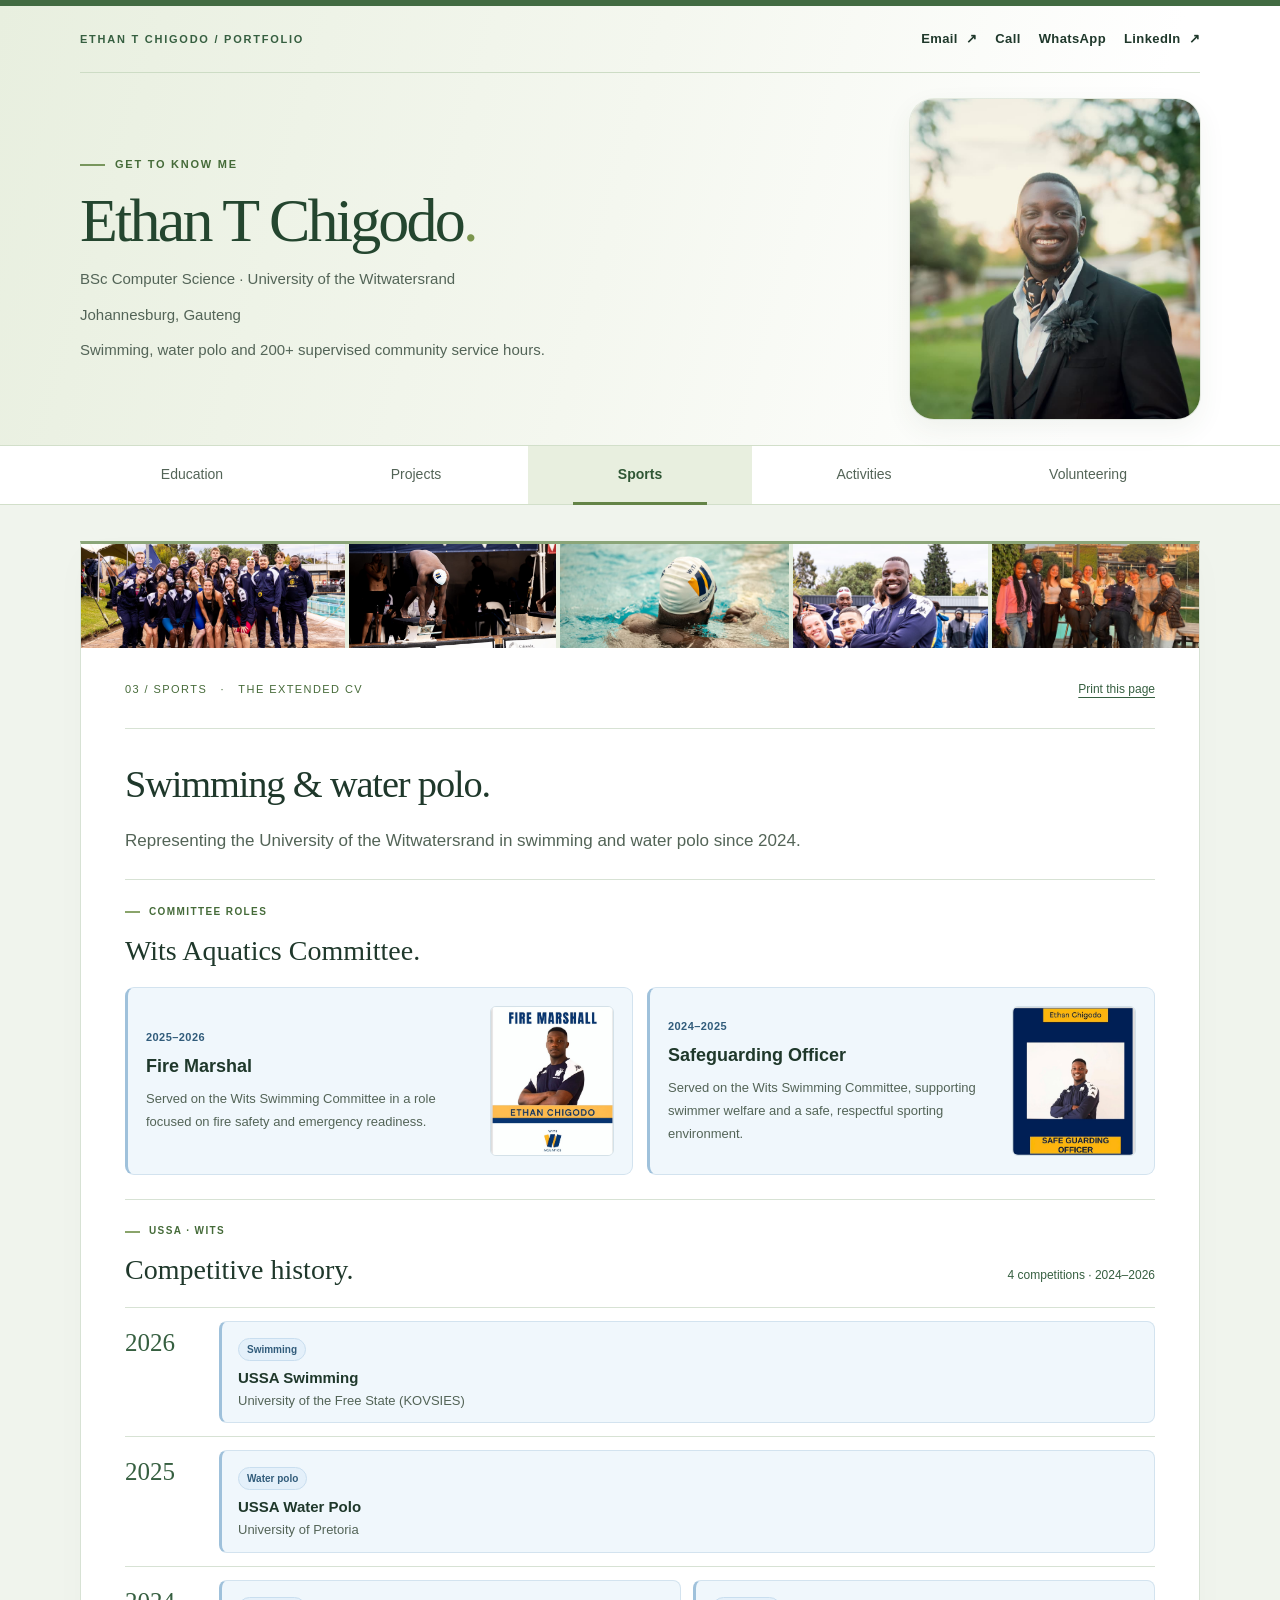
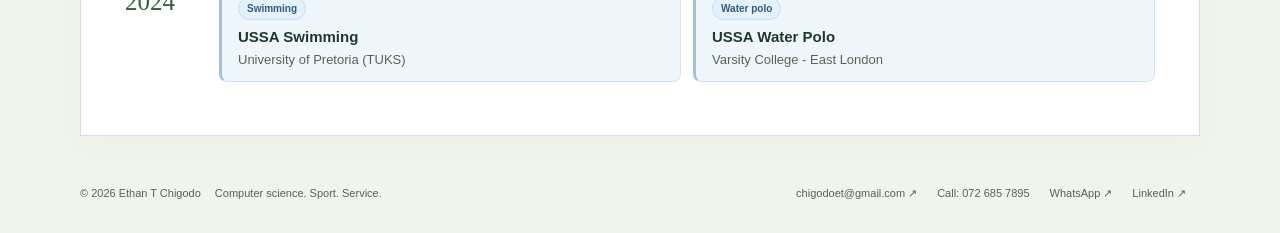
<file: sports.html>
<!doctype html>
<html lang="en"><head><meta charset="utf-8"><meta name="viewport" content="width=device-width, initial-scale=1"><meta name="robots" content="noindex,nofollow,noarchive"><meta name="description" content="Ethan T Chigodo — personal portfolio. Work, education, leadership, sport, and community service."><meta name="theme-color" content="#245c50"><title>Sports | Ethan T Chigodo</title><link rel="icon" href="favicon.svg"><style>
:root{--ink:#172d2b;--muted:#526563;--green:#245c50;--line:#dce3df;--paper:#fff;--wash:#f1f3ef;--serif:Georgia,"Times New Roman",serif}
*{box-sizing:border-box}html{scroll-behavior:smooth}body{margin:0;background:var(--wash);color:var(--ink);font-family:"Segoe UI",Arial,sans-serif;font-size:16px;line-height:1.7;-webkit-font-smoothing:antialiased}
a{color:inherit;text-underline-offset:5px}a:hover{color:var(--green)}a:focus-visible,button:focus-visible,summary:focus-visible{outline:3px solid #97742f;outline-offset:5px}
button{font:inherit}.wrap{width:min(1120px,calc(100% - 64px));margin:auto}.skip{position:absolute;top:-100px;left:24px;padding:12px 20px;background:#fff;z-index:10}.skip:focus{top:10px}
.masthead{background:var(--paper);border-top:6px solid var(--green)}.topline{display:flex;justify-content:space-between;align-items:center;padding:22px 0;border-bottom:1px solid var(--line);font-size:11px;letter-spacing:.16em;text-transform:uppercase;font-weight:600}.topline a{letter-spacing:.03em;text-transform:none;font-size:13px;text-decoration:none}.topline a span{margin-left:12px}
.identity{display:grid;grid-template-columns:1fr 156px;align-items:center;gap:64px;padding:38px 0 40px}.eyebrow{font-size:11px;letter-spacing:.16em;text-transform:uppercase;font-weight:650;color:var(--green);margin:0 0 12px}.name{font-family:var(--serif);font-size:clamp(38px,5.3vw,62px);font-weight:400;letter-spacing:-.045em;line-height:1.1;margin:0 0 12px}.role{font-size:15px;color:var(--green);font-weight:600;margin:0 0 12px}.intro{max-width:740px;margin:0;font-size:15px;color:var(--muted);line-height:1.7}
.portrait{aspect-ratio:4/5;background:#e7ece5;display:grid;place-content:center;position:relative;border:1px solid #d5dfd4;overflow:hidden}.portrait:before,.portrait:after{content:"";position:absolute;border:1px solid #cbd7c9;border-radius:50%;width:220px;height:220px;right:-110px;top:30px}.portrait:after{right:-65px;top:70px}.portrait span{font-family:var(--serif);font-size:54px;z-index:1;font-weight:400;color:#537164}.portrait small{font-size:9px;text-transform:uppercase;letter-spacing:.22em;text-align:center;z-index:1;margin-top:5px;color:#537164}
.navbar{border-top:1px solid var(--line);border-bottom:1px solid var(--line);background:#fff}.tabs{display:grid;grid-template-columns:repeat(5,1fr)}.tabs a{text-decoration:none;text-align:center;position:relative;padding:17px 8px;color:var(--muted);font-size:14px}.tabs a:hover{background:#f4f6f2;color:var(--green)}.tabs a[aria-current]{color:var(--green);font-weight:650}.tabs a[aria-current]:after{content:"";height:3px;background:var(--green);position:absolute;left:20%;right:20%;bottom:-1px}
.document{margin:36px auto 48px;background:#fff;border:1px solid var(--line);box-shadow:0 12px 35px #172d2b05;padding:40px 44px}.document-top{display:flex;align-items:center;justify-content:space-between;gap:20px;padding-bottom:24px;border-bottom:1px solid var(--line);margin-bottom:32px}.document-top p{margin:0;font-size:11px;letter-spacing:.13em;text-transform:uppercase;color:var(--muted)}.print{border:0;background:transparent;color:var(--green);font-size:12px;cursor:pointer;padding:5px 0;text-decoration:underline;text-underline-offset:4px}
.layout{display:grid;grid-template-columns:206px minmax(0,1fr);gap:48px}.sidebar{border-right:1px solid var(--line);padding-right:28px}.side-block{margin-bottom:30px}.side-block h2{font-size:10px;text-transform:uppercase;letter-spacing:.14em;color:var(--green);margin:0 0 12px}.side-block p{margin:0 0 10px;font-size:13px;color:var(--muted)}.side-block strong{display:block;color:var(--ink);font-weight:600}.side-block a{overflow-wrap:anywhere}.side-list{padding:0;margin:0;list-style:none;font-size:13px;color:var(--muted)}.side-list li{padding-bottom:8px}.side-note{border-top:1px solid var(--line);padding-top:20px;font-size:12px;color:var(--muted)}
h1{font-family:var(--serif);font-size:clamp(30px,3vw,40px);font-weight:400;line-height:1.2;letter-spacing:-.03em;margin:0 0 18px}h2{font-size:19px;line-height:1.35;font-weight:600;margin:0 0 13px}h3{font-size:16px;line-height:1.4;font-weight:600;margin:0 0 8px}p{margin:0 0 16px}.lead{font-size:17px;line-height:1.85;color:var(--muted)}.body-copy{color:var(--muted);font-size:15px}.section{border-top:1px solid var(--line);padding-top:28px;margin-top:30px}.section-label{font-size:10px;color:var(--green);text-transform:uppercase;letter-spacing:.14em;margin-bottom:13px;font-weight:600}.feature{background:#edf2ec;border-left:3px solid var(--green);padding:24px 26px;margin:24px 0}.feature p{font-size:15px;color:var(--muted);margin:0}.feature strong{color:var(--ink)}
.facts{display:grid;grid-template-columns:repeat(3,1fr);border-block:1px solid var(--line);margin:28px 0}.fact{padding:23px 18px 23px 0}.fact+.fact{padding-left:22px;border-left:1px solid var(--line)}.fact strong{display:block;font-family:var(--serif);font-size:30px;font-weight:400;line-height:1.25}.fact span{font-size:11px;color:var(--muted);display:block;margin-top:5px}
.link-row{display:flex;align-items:center;justify-content:space-between;gap:20px;border-bottom:1px solid var(--line);padding:18px 0;text-decoration:none}.link-row b{font-size:15px;display:block;font-weight:600}.link-row small{display:block;font-size:12px;color:var(--muted);margin-top:3px}.link-row .arrow{font-size:22px;color:var(--green)}.link-row:hover .arrow{transform:translateX(3px)}
.entry{padding:0 0 24px;margin-bottom:24px;border-bottom:1px solid var(--line)}.entry:last-child{margin-bottom:0;padding-bottom:0;border-bottom:0}.entry-top{display:flex;align-items:baseline;justify-content:space-between;gap:20px}.date{font-size:12px;color:var(--green);white-space:nowrap}.institution{color:var(--green);font-size:13px;margin:0 0 12px}.entry p,.entry li{font-size:14px;color:var(--muted)}.entry ul{padding-left:19px;margin:10px 0 0}.entry li{padding-left:3px;margin:5px 0}
.tags{display:flex;flex-wrap:wrap;gap:8px;list-style:none;padding:0;margin:18px 0 0}.tags li{border:1px solid var(--line);padding:5px 11px;font-size:12px;color:var(--muted);background:#fafbf9}
details{border-block-end:1px solid var(--line);padding:16px 0}summary{cursor:pointer;font-size:14px;color:var(--green);font-weight:600}details p{margin:14px 0 0;font-size:14px;color:var(--muted)}.results{width:100%;border-collapse:collapse;font-size:13px;margin-top:16px}.results th{text-align:left;font-size:10px;text-transform:uppercase;letter-spacing:.08em;color:var(--muted);font-weight:600}.results td,.results th{padding:10px 8px 10px 0;border-bottom:1px solid var(--line)}.results td:last-child,.results th:last-child{text-align:right}.results td:last-child{font-weight:600;color:var(--green)}
.footer{padding-bottom:30px;display:flex;justify-content:space-between;gap:18px;flex-wrap:wrap;font-size:11px;color:var(--muted)}.footer a{text-decoration:none}.footer span{margin-right:14px}.subtle{font-size:12px;color:var(--muted);margin-top:18px}
@media(max-width:850px){.identity{gap:28px;grid-template-columns:1fr 124px}.document{padding:30px}.layout{grid-template-columns:170px minmax(0,1fr);gap:28px}.sidebar{padding-right:20px}}
@media(max-width:640px){.wrap{width:calc(100% - 32px)}.topline{font-size:9px;padding:16px 0}.topline a{font-size:11px}.identity{grid-template-columns:1fr 78px;align-items:start;gap:16px;padding:28px 0}.name{font-size:36px}.portrait span{font-size:30px}.portrait small{font-size:6px;letter-spacing:.08em}.role{font-size:12px}.intro{font-size:13px;grid-column:1/-1}.identity-copy{display:contents}.identity .eyebrow,.identity .name,.identity .role{grid-column:1}.identity .eyebrow{margin-bottom:-8px}.identity .name{margin-bottom:-6px}.portrait{grid-column:2;grid-row:1/4}.intro{margin-top:0}.tabs a{font-size:11px;padding:16px 2px}.document{margin:20px auto 28px;padding:23px 20px}.document-top{margin-bottom:24px;padding-bottom:18px}.document-top p{font-size:9px}.layout{display:flex;flex-direction:column;gap:30px}.sidebar{order:2;border-right:0;border-top:1px solid var(--line);padding:26px 0 0;display:grid;grid-template-columns:1fr 1fr;gap:18px}.side-block{margin:0}.side-note{grid-column:1/-1;margin:0}.lead{font-size:15px}.facts{margin:24px 0}.fact{padding:18px 8px 18px 0}.fact+.fact{padding-left:12px}.fact strong{font-size:27px}.fact span{font-size:10px}.entry-top{display:block}.date{display:block;margin-bottom:8px}.feature{padding:20px}.footer{font-size:10px}}
@media(prefers-reduced-motion:reduce){html{scroll-behavior:auto}*{transition:none!important}}
@media print{@page{size:A4;margin:14mm}body{background:#fff;font-size:10pt}.wrap{width:100%;max-width:none}.masthead{border-top:3px solid var(--green)}.topline,.navbar,.print,.portrait,.footer,.skip{display:none!important}.identity{display:block;padding:20px 0}.name{font-size:32pt}.intro{font-size:10pt;max-width:none}.role{font-size:11pt}.document{border:0;box-shadow:none;margin:0;padding:10px 0}.document-top{padding-bottom:10px;margin-bottom:20px}.layout{display:block}.sidebar{display:none}h1{font-size:24pt}h2{font-size:13pt}.lead,.body-copy,.entry p,.entry li{font-size:10pt}.section{margin-top:18px;padding-top:18px}.entry,.feature,.facts,details{break-inside:avoid}.link-row{padding:10px 0}a{text-decoration:none}summary{list-style:none}details>*{display:block!important}.results{font-size:9pt}.feature{background:#f5f7f3;print-color-adjust:exact}}
/* Portrait: soft edge blending preserves the original photograph. */
.identity{grid-template-columns:minmax(0,1fr) 290px;gap:48px;padding-block:26px}
.portrait{width:290px;height:320px;aspect-ratio:auto;background:transparent;border:0;display:block;overflow:visible}
.portrait:before,.portrait:after{content:none}
.portrait img{display:block;width:100%;height:100%;object-fit:cover;object-position:50% 32%;border-radius:24px;}
@media(max-width:850px){.identity{grid-template-columns:minmax(0,1fr) 220px;gap:28px}.portrait{width:220px;height:270px}}
@media(max-width:640px){.identity{grid-template-columns:minmax(0,1fr) 112px;gap:16px;padding-block:28px}.portrait{width:112px;height:155px;align-self:center}.portrait img{border-radius:14px;object-position:50% 30%}.name{font-size:34px}}
@media print{.portrait{display:none!important}}

.layout.layout-wide{display:block}.layout-wide .content{width:100%;min-width:0}.layout-wide .lead,.layout-wide .body-copy{max-width:850px}.document-request{display:inline-flex;gap:28px;font-size:14px;padding:12px 18px;border:1px solid var(--line);text-decoration:none;color:var(--green);margin-top:10px}.document-request:hover{background:#edf2ec}
/* Greens echo the foliage in the portrait. */
:root{--green:#365f40;--ink:#1f382b;--muted:#536457;--line:#d7e2d4;--wash:#f0f4ed;--sage:#e6eedf}
.masthead{background:linear-gradient(105deg,#e8efdf 0%,#f4f7ef 48%,#fff 85%);border-top-color:#426b42}
.topline{border-bottom-color:#cddcc5}.topline>span{color:#365f40}
.eyebrow{display:flex;align-items:center;gap:10px;color:#456b39}
.eyebrow:before{content:"";width:25px;height:2px;background:#78965d;flex-shrink:0}
.name{color:#24462f}.name>span{color:#7b964e}.role{color:#456b39}
.portrait img{box-shadow:0 0 0 1px #66804e22,0 10px 28px #35552d12}
.navbar{border-color:#d2dfca}.tabs a:hover{background:#f0f5e9;color:#365f40}
.tabs a[aria-current]{background:#e8efdf;color:#305735}.tabs a[aria-current]:after{background:#648447}
.document{border-top:3px solid #8ba578}.document-top{border-bottom-color:#d7e2d4}.document-top p{color:#476b3a}
.section-label{color:#456b39}.section-label:before{content:"";display:inline-block;width:15px;height:2px;background:#8aa46b;vertical-align:middle;margin-right:9px}
.feature{background:#edf3e5;border-left-color:#6b8c4e}.fact strong{color:#426b36}
.tags li{background:#edf3e5;border-color:#d5e1c9;color:#42643a}
.document-request{border-color:#b7cba9;color:#365f40;background:#f6f9f1}.document-request:hover{background:#e6eedb}
.edu-jump a:hover,.edu-jump a[aria-current]{background:#e8efdf;color:#365f40}
.study-year>summary{background:#edf3e5}.course-card--cs{background:#f7faf2;border-color:#c0d3af}
@media print{.masthead{background:#fff}.document{border-top:0}.portrait img{box-shadow:none}}

/* Accessible photo viewer for touch, mouse, and keyboard. */
.portrait-open{display:block;position:relative;width:100%;height:100%;padding:0;border:0;background:transparent;border-radius:24px;cursor:zoom-in}
.portrait-open:focus-visible{outline:3px solid #648447;outline-offset:5px}
.portrait-expand{position:absolute;right:12px;bottom:12px;display:grid;place-items:center;width:34px;height:34px;border:1px solid #ffffff70;border-radius:50%;background:#24462fcc;color:#fff;font-size:24px;line-height:1;pointer-events:none}
.photo-viewer{border:0;padding:0;background:transparent;overflow:visible;max-width:calc(100vw - 40px);max-height:calc(100vh - 40px);max-height:calc(100dvh - 40px)}
.photo-viewer::backdrop{background:rgba(15,29,20,.78);backdrop-filter:blur(5px);-webkit-backdrop-filter:blur(5px)}
.photo-viewer img{display:block;width:auto;height:auto;max-width:min(90vw,720px);max-height:88vh;max-height:88dvh;object-fit:contain;border-radius:12px;box-shadow:0 18px 70px #0005}
.photo-close{position:absolute;top:10px;right:10px;display:grid;place-items:center;width:44px;height:44px;padding:0;border:1px solid #fff7;border-radius:50%;background:#fff;color:#24462f;font-size:30px;line-height:1;cursor:pointer;box-shadow:0 2px 12px #0003}
.photo-close:hover{background:#e8efdf}
html.photo-viewing{overflow:hidden}
@media(max-width:640px){.portrait-open{border-radius:14px}.portrait-expand{width:27px;height:27px;right:7px;bottom:7px;font-size:20px}.photo-viewer{max-width:calc(100vw - 24px)}.photo-viewer img{max-width:calc(100vw - 24px);max-height:88vh;max-height:88dvh;border-radius:10px}}
@media print{.photo-viewer,.portrait-expand{display:none!important}}

/* Keep the actual portrait in print and PDF output. */
@media print{
  html.photo-viewing{overflow:visible}
  .identity{display:grid!important;grid-template-columns:minmax(0,1fr) 30mm;align-items:center;gap:8mm;padding:6mm 0;break-inside:avoid}
  .identity-copy{display:block}.identity .eyebrow,.identity .name,.identity .role,.identity .intro{grid-column:auto;margin-bottom:3mm}
  .identity .intro{margin-bottom:0}
  .portrait{display:block!important;position:relative;width:30mm;height:38mm;grid-column:auto;grid-row:auto;align-self:center;overflow:hidden;border:0;background:transparent}
  .portrait-open{display:block;width:100%;height:100%;padding:0;border:0;background:transparent;outline:0!important;box-shadow:none}
  .portrait img{display:block;width:100%;height:100%;object-fit:cover;object-position:50% 32%;border-radius:3mm;box-shadow:none}
  .photo-viewer,.portrait-expand{display:none!important}
}

/* Contact links work directly on mobile and desktop. */
.topline{flex-wrap:wrap;gap:12px}.header-contact{display:flex;align-items:center;flex-wrap:wrap;gap:18px}
.header-contact a{white-space:nowrap}.topline .header-contact a span{margin-left:4px}
.footer-contact{display:flex;align-items:center;flex-wrap:wrap;gap:8px 20px}
.footer-contact a{white-space:nowrap}.footer-contact a:hover{text-decoration:underline}
.print-contact{display:none}
@media(max-width:640px){.header-contact{gap:16px}.footer-contact{gap:8px 15px}.topline{align-items:flex-start}}
@media print{.print-contact{display:block;font-size:9pt;line-height:1.6;color:var(--ink);margin:2mm 0 0}.print-contact a{white-space:nowrap}}

/* A shallow photo ribbon introduces the sports chapter. */
.sports-ribbon{display:grid;grid-template-columns:1.15fr .9fr 1fr .85fr .9fr;gap:4px;height:104px;margin:-40px -44px 26px;overflow:hidden;background:#e6eedf}
.ribbon-photo{display:block;min-width:0;width:100%;height:104px;border:0;padding:0;margin:0;background:#e6eedf;cursor:default;overflow:hidden}
.ribbon-photo img{display:block;width:100%;height:100%;object-fit:cover;transition:transform .2s}

.ribbon-team img{object-position:50% 48%}.ribbon-start img{object-position:42% 50%}.ribbon-community img{object-position:50% 65%}
.sport-focus{display:grid;grid-template-columns:repeat(2,minmax(0,1fr));gap:18px;margin:26px 0 6px}
.sport-card{border:1px solid #cfddc5;border-top:3px solid #78965d;border-radius:10px;background:#f8faf4;padding:24px}
.sport-card h2{font-family:var(--serif);font-size:25px;font-weight:400;line-height:1.25;margin-bottom:12px}
.sport-card>p:not(.section-label):not(.institution){font-size:14px;line-height:1.8;color:var(--muted);margin-bottom:0}
.sport-card .tags{gap:6px;margin-top:18px}.sport-card .tags li{font-size:11px;padding:4px 8px}

@media(max-width:850px){.sports-ribbon{margin:-30px -30px 24px;height:96px}.ribbon-photo{height:96px}.sport-focus{gap:14px}.sport-card{padding:20px}}
@media(max-width:640px){.sports-ribbon{height:84px;margin:-23px -20px 22px;gap:3px;grid-template-columns:1.05fr 1fr .95fr .85fr .9fr}.ribbon-photo{height:84px}.sport-focus{grid-template-columns:1fr;gap:14px;margin-top:22px}.sport-card{padding:20px}.sport-card h2{font-size:24px}.ribbon-team img{object-position:56% 46%}.ribbon-start img{object-position:40% 48%}.ribbon-community img{object-position:57% 64%}}
@media print{.sports-ribbon{height:22mm;margin:0 0 6mm;gap:1mm;break-inside:avoid}.ribbon-photo{height:22mm}.sport-focus{display:grid;grid-template-columns:repeat(2,minmax(0,1fr));gap:4mm}.sport-card{padding:4mm;break-inside:avoid}.sport-card h2{font-size:14pt}.sport-card>p:not(.section-label):not(.institution){font-size:9pt}}

/* University sport, newest season first. */
.ussa-heading{display:flex;align-items:baseline;justify-content:space-between;flex-wrap:wrap;gap:8px 20px;margin-bottom:12px}
.ussa-heading h2{margin:0;font-family:var(--serif);font-size:28px;font-weight:400;line-height:1.3}
.ussa-total{font-size:12px;color:var(--green);white-space:nowrap}
.ussa-history{margin-top:24px}
.ussa-year{display:grid;grid-template-columns:76px minmax(0,1fr);gap:20px;padding:20px 0;border-top:1px solid var(--line);break-inside:avoid}
.ussa-year-label{font-family:var(--serif);font-size:27px;font-weight:400;line-height:1.2;color:var(--green);margin:8px 0 0}
.ussa-events{display:grid;grid-template-columns:repeat(2,minmax(0,1fr));gap:12px}
.ussa-event{padding:17px 20px;border:1px solid #d2dfc9;border-left:3px solid #78965d;border-radius:8px;background:#f8faf4}
.ussa-event:only-child{grid-column:1/-1}
.ussa-sport{display:inline-block;padding:2px 8px;border:1px solid #cdddc0;border-radius:999px;background:#e8efdf;color:#365f40;font-size:10px;font-weight:650;margin-bottom:8px}
.ussa-event h4{font-size:16px;line-height:1.4;margin:0 0 5px;font-weight:600}
.ussa-event p{font-size:14px;line-height:1.5;margin:0;color:var(--muted)}
@media(max-width:640px){.ussa-heading h2{font-size:25px}.ussa-total{font-size:11px}.ussa-year{grid-template-columns:1fr;gap:12px;padding:18px 0}.ussa-year-label{font-size:24px;margin:0}.ussa-events{grid-template-columns:1fr}.ussa-event{padding:15px 16px}.ussa-event h4{font-size:15px}}
@media print{.ussa-heading h2{font-size:16pt}.ussa-total{font-size:8pt}.ussa-year{grid-template-columns:17mm minmax(0,1fr);gap:4mm;padding:4mm 0}.ussa-year-label{font-size:16pt}.ussa-events{grid-template-columns:repeat(2,minmax(0,1fr));gap:3mm}.ussa-event{padding:3mm}.ussa-event h4{font-size:10pt}.ussa-event p{font-size:9pt}.ussa-sport{font-size:7pt}}

/* The sports ribbon is a static photo strip. */
.ribbon-cap img{object-position:50% 40%}
.ribbon-poolside img{object-position:52% 25%}
.ribbon-photo img{transition:none}
@media(max-width:640px){.ribbon-cap img{object-position:55% 40%}.ribbon-poolside img{object-position:53% 25%}}

/* A shorter university-only sports record, with pale-blue cards. */
.sports-document .ussa-section{margin-top:24px;padding-top:22px}
.ussa-history{margin-top:18px}.ussa-heading{margin-bottom:0}
.ussa-year{padding:13px 0;gap:18px}.ussa-year-label{font-size:25px;margin-top:7px}
.ussa-event{padding:12px 16px;background:#f0f7fc;border-color:#d3e3ef;border-left-color:#9fc1db}
.ussa-event h4{font-size:15px;margin-bottom:3px}.ussa-event p{font-size:13px}
.ussa-sport{background:#e4f0fa;border-color:#c9deef;color:#315c7b;margin-bottom:6px}
.committee-section{margin-top:22px;padding-top:23px}
.committee-section>h2{font-family:var(--serif);font-size:28px;line-height:1.3;font-weight:400;margin:0 0 18px}
.committee-grid{display:grid;grid-template-columns:repeat(2,minmax(0,1fr));gap:14px}
.committee-card{display:grid;grid-template-columns:minmax(0,1fr) 124px;align-items:center;gap:18px;padding:18px;border:1px solid #d3e3ef;border-left:3px solid #9fc1db;border-radius:9px;background:#f0f7fc;break-inside:avoid}
.committee-term{font-size:11px;font-weight:650;color:#315c7b;letter-spacing:.04em;margin:0 0 7px}
.committee-copy{min-width:0}.committee-copy h3{font-size:18px;line-height:1.35;margin:0 0 10px}
.committee-copy>p:last-child{font-size:13px;line-height:1.75;color:var(--muted);margin:0}
.committee-photo{display:block;width:124px;height:150px;object-fit:cover;border:1px solid #d4e1e8;border-radius:6px;background:#fff}
.committee-photo--2024{object-position:50% 37%}.committee-photo--2025{object-position:50% 58%}
@media(max-width:850px){.committee-grid{grid-template-columns:1fr}.committee-card{grid-template-columns:minmax(0,1fr) 124px}}
@media(max-width:640px){.ussa-year{grid-template-columns:1fr;gap:10px;padding:14px 0}.ussa-year-label{font-size:23px;margin:0}.ussa-event{padding:12px 14px}.committee-section>h2{font-size:25px}.committee-card{grid-template-columns:minmax(0,1fr) 104px;gap:13px;padding:15px}.committee-photo{width:104px;height:126px}.committee-copy h3{font-size:17px}.committee-copy>p:last-child{font-size:13px;line-height:1.65}}
@media print{.ussa-year{padding:3mm 0}.ussa-event{padding:3mm;print-color-adjust:exact}.committee-grid{grid-template-columns:repeat(2,minmax(0,1fr));gap:3mm}.committee-card{grid-template-columns:minmax(0,1fr) 24mm;gap:3mm;padding:3mm;print-color-adjust:exact}.committee-photo{width:24mm;height:29mm}.committee-copy h3{font-size:11pt}.committee-copy>p:last-child{font-size:9pt}.committee-term{font-size:8pt}.committee-section>h2{font-size:16pt}}
/* Six portfolio sections. */.tabs{grid-template-columns:repeat(6,minmax(0,1fr))}@media(max-width:640px){.tabs{grid-template-columns:repeat(3,minmax(0,1fr))}.tabs a{font-size:12px;padding:12px 4px}}/* A compact profile replaces the separate About page. */.tabs{grid-template-columns:repeat(5,minmax(0,1fr))}@media(max-width:640px){.identity{padding-block:17px}.tabs{grid-template-columns:repeat(3,minmax(0,1fr))}.tabs a{font-size:12px;padding:12px 4px}}/* Give the location its own, more prominent line. */.profile-location{display:block;font-size:18px;line-height:1.45;font-weight:600;color:var(--ink);margin-bottom:5px}.profile-summary{display:block}@media(max-width:640px){.profile-location{font-size:16px;line-height:1.4;margin-bottom:5px}}@media print{.profile-location{font-size:11pt}}/* Consistent supporting typography in the shared profile. */
.identity .role,.identity .intro,.identity .profile-location,.identity .profile-summary{font-family:"Segoe UI",Arial,sans-serif;font-size:15px;font-weight:400;line-height:1.7;color:var(--muted);letter-spacing:normal}
.identity .role{margin:0 0 10px}.identity .intro{margin:0}.identity .profile-location{margin:0 0 10px}.identity .profile-summary{margin:0}
@media(max-width:640px){.identity .role,.identity .intro,.identity .profile-location,.identity .profile-summary{font-size:13px;line-height:1.7}}
@media print{.identity .role,.identity .intro,.identity .profile-location,.identity .profile-summary{font-size:10pt;line-height:1.6}.identity .role,.identity .profile-location{margin-bottom:2mm}}
@media screen and (max-width:640px){.header-contact{gap:4px}.footer-contact{gap:4px 8px}.header-contact a,.footer-contact a{display:inline-flex;align-items:center;min-width:44px;min-height:44px;padding:8px 5px}.header-contact a{justify-content:center}}
</style></head>
<body><a class="skip" href="#main">Skip to content</a><header class="masthead"><div class="wrap"><div class="topline"><span>Ethan T Chigodo / Portfolio</span><div class="header-contact" aria-label="Contact Ethan"><a href="mailto:chigodoet@gmail.com">Email <span aria-hidden="true">↗</span></a><a href="tel:+27726857895" aria-label="Call Ethan on +27 72 685 7895">Call</a><a href="https://wa.me/27726857895" aria-label="WhatsApp Ethan on +27 72 685 7895">WhatsApp</a><a href="https://www.linkedin.com/in/ethan-t-chigodo-1a5294336/" target="_blank" rel="noopener noreferrer" aria-label="Ethan T Chigodo on LinkedIn (opens in a new tab)">LinkedIn <span aria-hidden="true">↗</span></a></div></div><div class="identity"><div class="identity-copy"><p class="eyebrow">Get to know me</p><p class="name">Ethan T Chigodo<span aria-hidden="true">.</span></p><p class="role">BSc Computer Science · University of the Witwatersrand</p><p class="intro"><span class="profile-location">Johannesburg, Gauteng</span><span class="profile-summary">Swimming, water polo and 200+ supervised community service hours.</span></p><p class="print-contact"><a href="mailto:chigodoet@gmail.com">chigodoet@gmail.com</a> · <a href="tel:+27726857895">+27 72 685 7895</a> · <a href="https://wa.me/27726857895">WhatsApp</a> · <a href="https://www.linkedin.com/in/ethan-t-chigodo-1a5294336/">LinkedIn</a></p></div><div class="portrait"><button class="portrait-open" type="button" aria-label="Enlarge photo of Ethan T Chigodo" aria-haspopup="dialog" aria-controls="portrait-viewer"><img src="images/ethan-portrait.jpg" alt="Ethan T Chigodo" width="290" height="320" decoding="async" fetchpriority="high"></button></div></div></div></header><nav class="navbar" aria-label="Main navigation"><div class="wrap tabs"><a href="education.html?v=profile-20261021">Education</a><a href="projects.html?v=profile-20261021">Projects</a><a href="sports.html?v=profile-20261021" aria-current="page">Sports</a><a href="activities.html?v=profile-20261021">Activities</a><a href="volunteering.html?v=profile-20261021">Volunteering</a></div></nav>
<main id="main" class="wrap document sports-document"><div class="sports-ribbon" role="group" aria-label="Wits aquatics photo ribbon"><div class="ribbon-photo ribbon-team"><img src="images/sport-swimming-team.jpg" alt="The Wits aquatics team beside the swimming pool" width="1500" height="1000" decoding="async"></div><div class="ribbon-photo ribbon-start"><img src="images/sport-swimming-start.jpg" alt="A Wits swimmer preparing to start a race" width="1500" height="1000" decoding="async"></div><div class="ribbon-photo ribbon-cap"><img src="images/sport-swimming-cap.jpg" alt="A swimmer wearing a Wits Aquatics cap in the pool" width="1280" height="853" decoding="async"></div><div class="ribbon-photo ribbon-poolside"><img src="images/sport-poolside-portrait.jpg" alt="Ethan with Wits aquatics teammates at the pool" width="1000" height="1500" decoding="async"></div><div class="ribbon-photo ribbon-community"><img src="images/sport-aquatics-community.jpg" alt="Wits aquatics teammates together beside the pool" width="960" height="1280" decoding="async"></div></div><div class="document-top"><p>03 / Sports &nbsp; · &nbsp; The extended CV</p><button class="print" type="button" onclick="window.print()">Print this page</button></div><div class="layout layout-wide"><div class="content"><h1>Swimming &amp; water polo.</h1><p class="lead">Representing the University of the Witwatersrand in swimming and water polo since 2024.</p><section class="section committee-section" id="aquatics-committee"><p class="section-label">Committee roles</p><h2>Wits Aquatics Committee.</h2><div class="committee-grid">
<article class="committee-card"><div class="committee-copy"><p class="committee-term">2025–2026</p><h3>Fire Marshal</h3><p>Served on the Wits Swimming Committee in a role focused on fire safety and emergency readiness.</p></div><img class="committee-photo committee-photo--2025" src="images/sport-committee-2025.jpg" alt="Wits Aquatics announcement naming Ethan Chigodo as Fire Marshal for the 2025–2026 committee" width="738" height="1600" loading="lazy" decoding="async"></article>
<article class="committee-card"><div class="committee-copy"><p class="committee-term">2024–2025</p><h3>Safeguarding Officer</h3><p>Served on the Wits Swimming Committee, supporting swimmer welfare and a safe, respectful sporting environment.</p></div><img class="committee-photo committee-photo--2024" src="images/sport-committee-2024.jpg" alt="Wits Aquatics announcement naming Ethan Chigodo as Safeguarding Officer for the 2024–2025 committee" width="738" height="1600" loading="lazy" decoding="async"></article>
</div></section><section class="section ussa-section" id="ussa-history"><p class="section-label">USSA · Wits</p><div class="ussa-heading"><h2>Competitive history.</h2><span class="ussa-total">4 competitions · 2024–2026</span></div><div class="ussa-history">
<article class="ussa-year"><h3 class="ussa-year-label">2026</h3><div class="ussa-events"><div class="ussa-event"><span class="ussa-sport">Swimming</span><h4>USSA Swimming</h4><p>University of the Free State (KOVSIES)</p></div></div></article>
<article class="ussa-year"><h3 class="ussa-year-label">2025</h3><div class="ussa-events"><div class="ussa-event"><span class="ussa-sport">Water polo</span><h4>USSA Water Polo</h4><p>University of Pretoria</p></div></div></article>
<article class="ussa-year"><h3 class="ussa-year-label">2024</h3><div class="ussa-events"><div class="ussa-event"><span class="ussa-sport">Swimming</span><h4>USSA Swimming</h4><p>University of Pretoria (TUKS)</p></div><div class="ussa-event"><span class="ussa-sport">Water polo</span><h4>USSA Water Polo</h4><p>Varsity College - East London</p></div></div></article>
</div></section></div></div></main><footer class="wrap footer"><div><span>© 2026 Ethan T Chigodo</span><span>Computer science. Sport. Service.</span></div><div class="footer-contact"><a href="mailto:chigodoet@gmail.com">chigodoet@gmail.com ↗</a><a href="tel:+27726857895">Call: 072 685 7895</a><a href="https://wa.me/27726857895">WhatsApp ↗</a><a href="https://www.linkedin.com/in/ethan-t-chigodo-1a5294336/" target="_blank" rel="noopener noreferrer" aria-label="Ethan T Chigodo on LinkedIn (opens in a new tab)">LinkedIn <span aria-hidden="true">↗</span></a></div></footer><dialog class="photo-viewer" id="portrait-viewer" aria-label="Photo of Ethan T Chigodo"><button class="photo-close" type="button" aria-label="Close photo" autofocus><span aria-hidden="true">×</span></button><img src="images/ethan-portrait.jpg" alt="Ethan T Chigodo" width="817" height="1225" decoding="async"></dialog>
<script>
(function(){
  const trigger=document.querySelector(".portrait-open");
  const viewer=document.getElementById("portrait-viewer");
  const close=viewer.querySelector(".photo-close");
  trigger.addEventListener("click",function(){
    viewer.showModal();
    document.documentElement.classList.add("photo-viewing");
  });
  close.addEventListener("click",function(){viewer.close();});
  viewer.addEventListener("click",function(event){if(event.target===viewer)viewer.close();});
  viewer.addEventListener("close",function(){document.documentElement.classList.remove("photo-viewing");});
})();
</script></body></html>
</file>
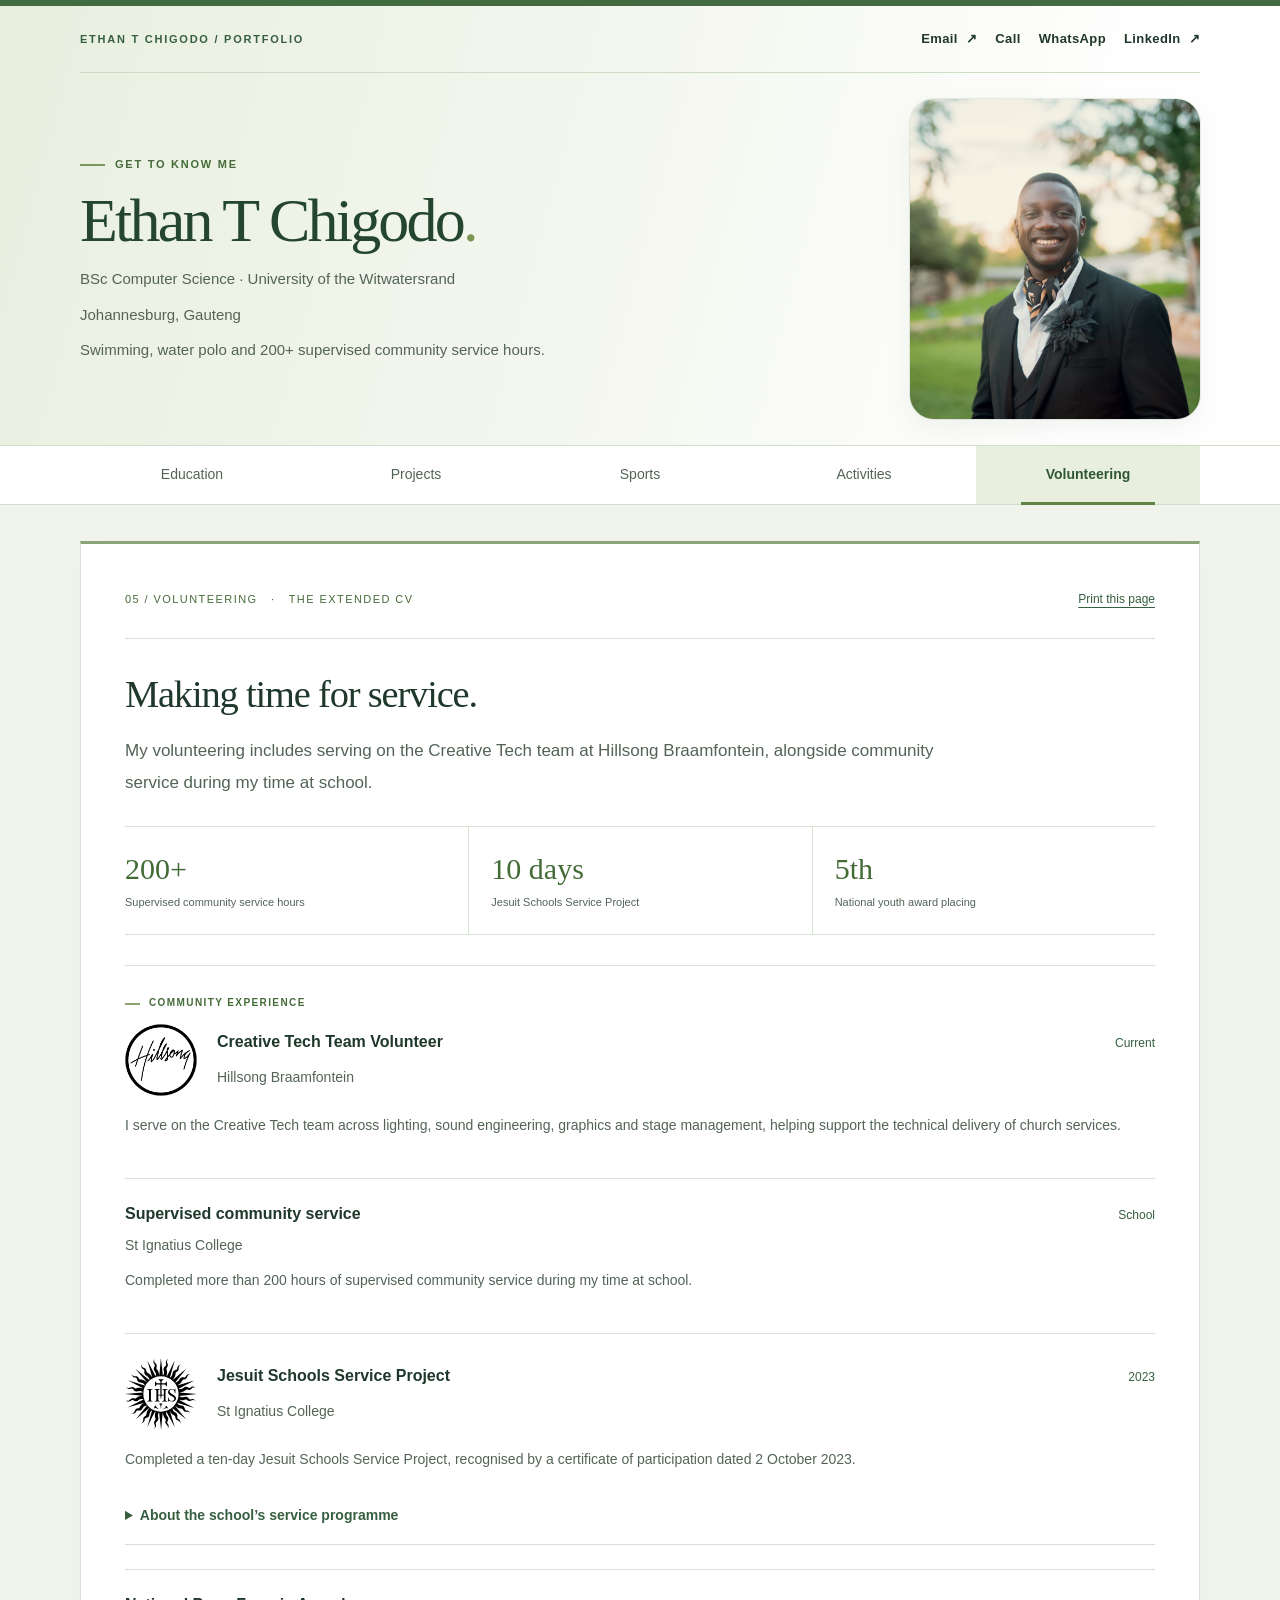
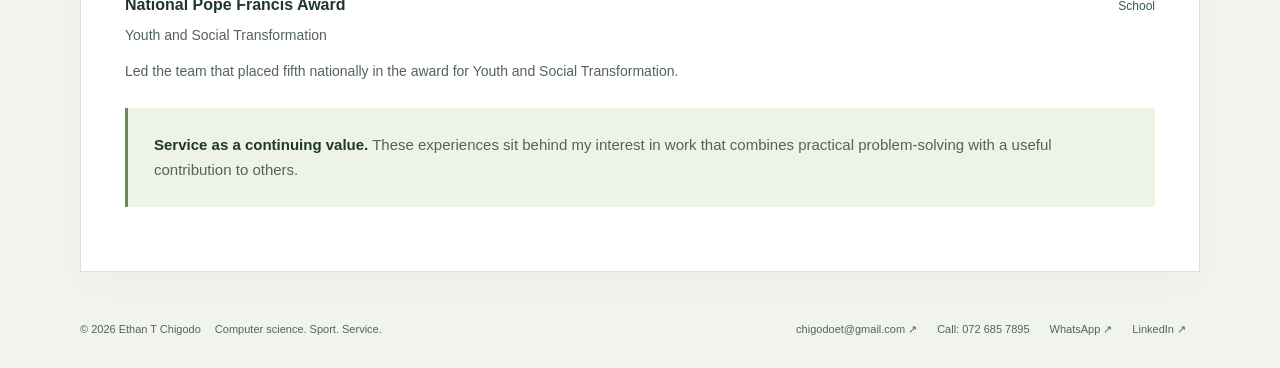
<file: volunteering.html>
<!doctype html>
<html lang="en"><head><meta charset="utf-8"><meta name="viewport" content="width=device-width, initial-scale=1"><meta name="robots" content="noindex,nofollow,noarchive"><meta name="description" content="Ethan T Chigodo — personal portfolio. Work, education, leadership, sport, and community service."><meta name="theme-color" content="#245c50"><title>Volunteering | Ethan T Chigodo</title><link rel="icon" href="favicon.svg"><style>
:root{--ink:#172d2b;--muted:#526563;--green:#245c50;--line:#dce3df;--paper:#fff;--wash:#f1f3ef;--serif:Georgia,"Times New Roman",serif}
*{box-sizing:border-box}html{scroll-behavior:smooth}body{margin:0;background:var(--wash);color:var(--ink);font-family:"Segoe UI",Arial,sans-serif;font-size:16px;line-height:1.7;-webkit-font-smoothing:antialiased}
a{color:inherit;text-underline-offset:5px}a:hover{color:var(--green)}a:focus-visible,button:focus-visible,summary:focus-visible{outline:3px solid #97742f;outline-offset:5px}
button{font:inherit}.wrap{width:min(1120px,calc(100% - 64px));margin:auto}.skip{position:absolute;top:-100px;left:24px;padding:12px 20px;background:#fff;z-index:10}.skip:focus{top:10px}
.masthead{background:var(--paper);border-top:6px solid var(--green)}.topline{display:flex;justify-content:space-between;align-items:center;padding:22px 0;border-bottom:1px solid var(--line);font-size:11px;letter-spacing:.16em;text-transform:uppercase;font-weight:600}.topline a{letter-spacing:.03em;text-transform:none;font-size:13px;text-decoration:none}.topline a span{margin-left:12px}
.identity{display:grid;grid-template-columns:1fr 156px;align-items:center;gap:64px;padding:38px 0 40px}.eyebrow{font-size:11px;letter-spacing:.16em;text-transform:uppercase;font-weight:650;color:var(--green);margin:0 0 12px}.name{font-family:var(--serif);font-size:clamp(38px,5.3vw,62px);font-weight:400;letter-spacing:-.045em;line-height:1.1;margin:0 0 12px}.role{font-size:15px;color:var(--green);font-weight:600;margin:0 0 12px}.intro{max-width:740px;margin:0;font-size:15px;color:var(--muted);line-height:1.7}
.portrait{aspect-ratio:4/5;background:#e7ece5;display:grid;place-content:center;position:relative;border:1px solid #d5dfd4;overflow:hidden}.portrait:before,.portrait:after{content:"";position:absolute;border:1px solid #cbd7c9;border-radius:50%;width:220px;height:220px;right:-110px;top:30px}.portrait:after{right:-65px;top:70px}.portrait span{font-family:var(--serif);font-size:54px;z-index:1;font-weight:400;color:#537164}.portrait small{font-size:9px;text-transform:uppercase;letter-spacing:.22em;text-align:center;z-index:1;margin-top:5px;color:#537164}
.navbar{border-top:1px solid var(--line);border-bottom:1px solid var(--line);background:#fff}.tabs{display:grid;grid-template-columns:repeat(5,1fr)}.tabs a{text-decoration:none;text-align:center;position:relative;padding:17px 8px;color:var(--muted);font-size:14px}.tabs a:hover{background:#f4f6f2;color:var(--green)}.tabs a[aria-current]{color:var(--green);font-weight:650}.tabs a[aria-current]:after{content:"";height:3px;background:var(--green);position:absolute;left:20%;right:20%;bottom:-1px}
.document{margin:36px auto 48px;background:#fff;border:1px solid var(--line);box-shadow:0 12px 35px #172d2b05;padding:40px 44px}.document-top{display:flex;align-items:center;justify-content:space-between;gap:20px;padding-bottom:24px;border-bottom:1px solid var(--line);margin-bottom:32px}.document-top p{margin:0;font-size:11px;letter-spacing:.13em;text-transform:uppercase;color:var(--muted)}.print{border:0;background:transparent;color:var(--green);font-size:12px;cursor:pointer;padding:5px 0;text-decoration:underline;text-underline-offset:4px}
.layout{display:grid;grid-template-columns:206px minmax(0,1fr);gap:48px}.sidebar{border-right:1px solid var(--line);padding-right:28px}.side-block{margin-bottom:30px}.side-block h2{font-size:10px;text-transform:uppercase;letter-spacing:.14em;color:var(--green);margin:0 0 12px}.side-block p{margin:0 0 10px;font-size:13px;color:var(--muted)}.side-block strong{display:block;color:var(--ink);font-weight:600}.side-block a{overflow-wrap:anywhere}.side-list{padding:0;margin:0;list-style:none;font-size:13px;color:var(--muted)}.side-list li{padding-bottom:8px}.side-note{border-top:1px solid var(--line);padding-top:20px;font-size:12px;color:var(--muted)}
h1{font-family:var(--serif);font-size:clamp(30px,3vw,40px);font-weight:400;line-height:1.2;letter-spacing:-.03em;margin:0 0 18px}h2{font-size:19px;line-height:1.35;font-weight:600;margin:0 0 13px}h3{font-size:16px;line-height:1.4;font-weight:600;margin:0 0 8px}p{margin:0 0 16px}.lead{font-size:17px;line-height:1.85;color:var(--muted)}.body-copy{color:var(--muted);font-size:15px}.section{border-top:1px solid var(--line);padding-top:28px;margin-top:30px}.section-label{font-size:10px;color:var(--green);text-transform:uppercase;letter-spacing:.14em;margin-bottom:13px;font-weight:600}.feature{background:#edf2ec;border-left:3px solid var(--green);padding:24px 26px;margin:24px 0}.feature p{font-size:15px;color:var(--muted);margin:0}.feature strong{color:var(--ink)}
.facts{display:grid;grid-template-columns:repeat(3,1fr);border-block:1px solid var(--line);margin:28px 0}.fact{padding:23px 18px 23px 0}.fact+.fact{padding-left:22px;border-left:1px solid var(--line)}.fact strong{display:block;font-family:var(--serif);font-size:30px;font-weight:400;line-height:1.25}.fact span{font-size:11px;color:var(--muted);display:block;margin-top:5px}
.link-row{display:flex;align-items:center;justify-content:space-between;gap:20px;border-bottom:1px solid var(--line);padding:18px 0;text-decoration:none}.link-row b{font-size:15px;display:block;font-weight:600}.link-row small{display:block;font-size:12px;color:var(--muted);margin-top:3px}.link-row .arrow{font-size:22px;color:var(--green)}.link-row:hover .arrow{transform:translateX(3px)}
.entry{padding:0 0 24px;margin-bottom:24px;border-bottom:1px solid var(--line)}.entry:last-child{margin-bottom:0;padding-bottom:0;border-bottom:0}.entry-top{display:flex;align-items:baseline;justify-content:space-between;gap:20px}.date{font-size:12px;color:var(--green);white-space:nowrap}.institution{color:var(--green);font-size:13px;margin:0 0 12px}.entry p,.entry li{font-size:14px;color:var(--muted)}.entry ul{padding-left:19px;margin:10px 0 0}.entry li{padding-left:3px;margin:5px 0}
.tags{display:flex;flex-wrap:wrap;gap:8px;list-style:none;padding:0;margin:18px 0 0}.tags li{border:1px solid var(--line);padding:5px 11px;font-size:12px;color:var(--muted);background:#fafbf9}
details{border-block-end:1px solid var(--line);padding:16px 0}summary{cursor:pointer;font-size:14px;color:var(--green);font-weight:600}details p{margin:14px 0 0;font-size:14px;color:var(--muted)}.results{width:100%;border-collapse:collapse;font-size:13px;margin-top:16px}.results th{text-align:left;font-size:10px;text-transform:uppercase;letter-spacing:.08em;color:var(--muted);font-weight:600}.results td,.results th{padding:10px 8px 10px 0;border-bottom:1px solid var(--line)}.results td:last-child,.results th:last-child{text-align:right}.results td:last-child{font-weight:600;color:var(--green)}
.footer{padding-bottom:30px;display:flex;justify-content:space-between;gap:18px;flex-wrap:wrap;font-size:11px;color:var(--muted)}.footer a{text-decoration:none}.footer span{margin-right:14px}.subtle{font-size:12px;color:var(--muted);margin-top:18px}
@media(max-width:850px){.identity{gap:28px;grid-template-columns:1fr 124px}.document{padding:30px}.layout{grid-template-columns:170px minmax(0,1fr);gap:28px}.sidebar{padding-right:20px}}
@media(max-width:640px){.wrap{width:calc(100% - 32px)}.topline{font-size:9px;padding:16px 0}.topline a{font-size:11px}.identity{grid-template-columns:1fr 78px;align-items:start;gap:16px;padding:28px 0}.name{font-size:36px}.portrait span{font-size:30px}.portrait small{font-size:6px;letter-spacing:.08em}.role{font-size:12px}.intro{font-size:13px;grid-column:1/-1}.identity-copy{display:contents}.identity .eyebrow,.identity .name,.identity .role{grid-column:1}.identity .eyebrow{margin-bottom:-8px}.identity .name{margin-bottom:-6px}.portrait{grid-column:2;grid-row:1/4}.intro{margin-top:0}.tabs a{font-size:11px;padding:16px 2px}.document{margin:20px auto 28px;padding:23px 20px}.document-top{margin-bottom:24px;padding-bottom:18px}.document-top p{font-size:9px}.layout{display:flex;flex-direction:column;gap:30px}.sidebar{order:2;border-right:0;border-top:1px solid var(--line);padding:26px 0 0;display:grid;grid-template-columns:1fr 1fr;gap:18px}.side-block{margin:0}.side-note{grid-column:1/-1;margin:0}.lead{font-size:15px}.facts{margin:24px 0}.fact{padding:18px 8px 18px 0}.fact+.fact{padding-left:12px}.fact strong{font-size:27px}.fact span{font-size:10px}.entry-top{display:block}.date{display:block;margin-bottom:8px}.feature{padding:20px}.footer{font-size:10px}}
@media(prefers-reduced-motion:reduce){html{scroll-behavior:auto}*{transition:none!important}}
@media print{@page{size:A4;margin:14mm}body{background:#fff;font-size:10pt}.wrap{width:100%;max-width:none}.masthead{border-top:3px solid var(--green)}.topline,.navbar,.print,.portrait,.footer,.skip{display:none!important}.identity{display:block;padding:20px 0}.name{font-size:32pt}.intro{font-size:10pt;max-width:none}.role{font-size:11pt}.document{border:0;box-shadow:none;margin:0;padding:10px 0}.document-top{padding-bottom:10px;margin-bottom:20px}.layout{display:block}.sidebar{display:none}h1{font-size:24pt}h2{font-size:13pt}.lead,.body-copy,.entry p,.entry li{font-size:10pt}.section{margin-top:18px;padding-top:18px}.entry,.feature,.facts,details{break-inside:avoid}.link-row{padding:10px 0}a{text-decoration:none}summary{list-style:none}details>*{display:block!important}.results{font-size:9pt}.feature{background:#f5f7f3;print-color-adjust:exact}}
/* Portrait: soft edge blending preserves the original photograph. */
.identity{grid-template-columns:minmax(0,1fr) 290px;gap:48px;padding-block:26px}
.portrait{width:290px;height:320px;aspect-ratio:auto;background:transparent;border:0;display:block;overflow:visible}
.portrait:before,.portrait:after{content:none}
.portrait img{display:block;width:100%;height:100%;object-fit:cover;object-position:50% 32%;border-radius:24px;}
@media(max-width:850px){.identity{grid-template-columns:minmax(0,1fr) 220px;gap:28px}.portrait{width:220px;height:270px}}
@media(max-width:640px){.identity{grid-template-columns:minmax(0,1fr) 112px;gap:16px;padding-block:28px}.portrait{width:112px;height:155px;align-self:center}.portrait img{border-radius:14px;object-position:50% 30%}.name{font-size:34px}}
@media print{.portrait{display:none!important}}

.layout.layout-wide{display:block}.layout-wide .content{width:100%;min-width:0}.layout-wide .lead,.layout-wide .body-copy{max-width:850px}.document-request{display:inline-flex;gap:28px;font-size:14px;padding:12px 18px;border:1px solid var(--line);text-decoration:none;color:var(--green);margin-top:10px}.document-request:hover{background:#edf2ec}
/* Greens echo the foliage in the portrait. */
:root{--green:#365f40;--ink:#1f382b;--muted:#536457;--line:#d7e2d4;--wash:#f0f4ed;--sage:#e6eedf}
.masthead{background:linear-gradient(105deg,#e8efdf 0%,#f4f7ef 48%,#fff 85%);border-top-color:#426b42}
.topline{border-bottom-color:#cddcc5}.topline>span{color:#365f40}
.eyebrow{display:flex;align-items:center;gap:10px;color:#456b39}
.eyebrow:before{content:"";width:25px;height:2px;background:#78965d;flex-shrink:0}
.name{color:#24462f}.name>span{color:#7b964e}.role{color:#456b39}
.portrait img{box-shadow:0 0 0 1px #66804e22,0 10px 28px #35552d12}
.navbar{border-color:#d2dfca}.tabs a:hover{background:#f0f5e9;color:#365f40}
.tabs a[aria-current]{background:#e8efdf;color:#305735}.tabs a[aria-current]:after{background:#648447}
.document{border-top:3px solid #8ba578}.document-top{border-bottom-color:#d7e2d4}.document-top p{color:#476b3a}
.section-label{color:#456b39}.section-label:before{content:"";display:inline-block;width:15px;height:2px;background:#8aa46b;vertical-align:middle;margin-right:9px}
.feature{background:#edf3e5;border-left-color:#6b8c4e}.fact strong{color:#426b36}
.tags li{background:#edf3e5;border-color:#d5e1c9;color:#42643a}
.document-request{border-color:#b7cba9;color:#365f40;background:#f6f9f1}.document-request:hover{background:#e6eedb}
.edu-jump a:hover,.edu-jump a[aria-current]{background:#e8efdf;color:#365f40}
.study-year>summary{background:#edf3e5}.course-card--cs{background:#f7faf2;border-color:#c0d3af}
@media print{.masthead{background:#fff}.document{border-top:0}.portrait img{box-shadow:none}}

/* Accessible photo viewer for touch, mouse, and keyboard. */
.portrait-open{display:block;position:relative;width:100%;height:100%;padding:0;border:0;background:transparent;border-radius:24px;cursor:zoom-in}
.portrait-open:focus-visible{outline:3px solid #648447;outline-offset:5px}
.portrait-expand{position:absolute;right:12px;bottom:12px;display:grid;place-items:center;width:34px;height:34px;border:1px solid #ffffff70;border-radius:50%;background:#24462fcc;color:#fff;font-size:24px;line-height:1;pointer-events:none}
.photo-viewer{border:0;padding:0;background:transparent;overflow:visible;max-width:calc(100vw - 40px);max-height:calc(100vh - 40px);max-height:calc(100dvh - 40px)}
.photo-viewer::backdrop{background:rgba(15,29,20,.78);backdrop-filter:blur(5px);-webkit-backdrop-filter:blur(5px)}
.photo-viewer img{display:block;width:auto;height:auto;max-width:min(90vw,720px);max-height:88vh;max-height:88dvh;object-fit:contain;border-radius:12px;box-shadow:0 18px 70px #0005}
.photo-close{position:absolute;top:10px;right:10px;display:grid;place-items:center;width:44px;height:44px;padding:0;border:1px solid #fff7;border-radius:50%;background:#fff;color:#24462f;font-size:30px;line-height:1;cursor:pointer;box-shadow:0 2px 12px #0003}
.photo-close:hover{background:#e8efdf}
html.photo-viewing{overflow:hidden}
@media(max-width:640px){.portrait-open{border-radius:14px}.portrait-expand{width:27px;height:27px;right:7px;bottom:7px;font-size:20px}.photo-viewer{max-width:calc(100vw - 24px)}.photo-viewer img{max-width:calc(100vw - 24px);max-height:88vh;max-height:88dvh;border-radius:10px}}
@media print{.photo-viewer,.portrait-expand{display:none!important}}

/* Keep the actual portrait in print and PDF output. */
@media print{
  html.photo-viewing{overflow:visible}
  .identity{display:grid!important;grid-template-columns:minmax(0,1fr) 30mm;align-items:center;gap:8mm;padding:6mm 0;break-inside:avoid}
  .identity-copy{display:block}.identity .eyebrow,.identity .name,.identity .role,.identity .intro{grid-column:auto;margin-bottom:3mm}
  .identity .intro{margin-bottom:0}
  .portrait{display:block!important;position:relative;width:30mm;height:38mm;grid-column:auto;grid-row:auto;align-self:center;overflow:hidden;border:0;background:transparent}
  .portrait-open{display:block;width:100%;height:100%;padding:0;border:0;background:transparent;outline:0!important;box-shadow:none}
  .portrait img{display:block;width:100%;height:100%;object-fit:cover;object-position:50% 32%;border-radius:3mm;box-shadow:none}
  .photo-viewer,.portrait-expand{display:none!important}
}

/* Contact links work directly on mobile and desktop. */
.topline{flex-wrap:wrap;gap:12px}.header-contact{display:flex;align-items:center;flex-wrap:wrap;gap:18px}
.header-contact a{white-space:nowrap}.topline .header-contact a span{margin-left:4px}
.footer-contact{display:flex;align-items:center;flex-wrap:wrap;gap:8px 20px}
.footer-contact a{white-space:nowrap}.footer-contact a:hover{text-decoration:underline}
.print-contact{display:none}
@media(max-width:640px){.header-contact{gap:16px}.footer-contact{gap:8px 15px}.topline{align-items:flex-start}}
@media print{.print-contact{display:block;font-size:9pt;line-height:1.6;color:var(--ink);margin:2mm 0 0}.print-contact a{white-space:nowrap}}
/* Six portfolio sections. */.tabs{grid-template-columns:repeat(6,minmax(0,1fr))}@media(max-width:640px){.tabs{grid-template-columns:repeat(3,minmax(0,1fr))}.tabs a{font-size:12px;padding:12px 4px}}/* A compact profile replaces the separate About page. */.tabs{grid-template-columns:repeat(5,minmax(0,1fr))}@media(max-width:640px){.identity{padding-block:17px}.tabs{grid-template-columns:repeat(3,minmax(0,1fr))}.tabs a{font-size:12px;padding:12px 4px}}/* Give the location its own, more prominent line. */.profile-location{display:block;font-size:18px;line-height:1.45;font-weight:600;color:var(--ink);margin-bottom:5px}.profile-summary{display:block}@media(max-width:640px){.profile-location{font-size:16px;line-height:1.4;margin-bottom:5px}}@media print{.profile-location{font-size:11pt}}/* Consistent supporting typography in the shared profile. */
.identity .role,.identity .intro,.identity .profile-location,.identity .profile-summary{font-family:"Segoe UI",Arial,sans-serif;font-size:15px;font-weight:400;line-height:1.7;color:var(--muted);letter-spacing:normal}
.identity .role{margin:0 0 10px}.identity .intro{margin:0}.identity .profile-location{margin:0 0 10px}.identity .profile-summary{margin:0}
@media(max-width:640px){.identity .role,.identity .intro,.identity .profile-location,.identity .profile-summary{font-size:13px;line-height:1.7}}
@media print{.identity .role,.identity .intro,.identity .profile-location,.identity .profile-summary{font-size:10pt;line-height:1.6}.identity .role,.identity .profile-location{margin-bottom:2mm}}
.hillsong-logo{display:block;width:108px;max-width:100%;height:auto;margin-top:20px}@media(max-width:640px){.hillsong-logo{width:90px}}@media print{.hillsong-logo{width:24mm}}
.jesuit-logo{display:block;width:108px;max-width:100%;height:auto;margin:20px 0}@media(max-width:640px){.jesuit-logo{width:90px}}@media print{.jesuit-logo{width:24mm}}
.volunteer-brand-heading{display:flex;align-items:center;gap:20px;margin-bottom:18px}.volunteer-heading-copy{flex:1;min-width:0}.volunteer-brand-heading .hillsong-logo,.volunteer-brand-heading .jesuit-logo{width:72px;height:72px;object-fit:contain;flex:0 0 72px;margin:0}.volunteer-brand-heading .institution{margin-bottom:0}.volunteer-brand-heading .entry-top{margin-bottom:4px}@media(max-width:640px){.volunteer-brand-heading{gap:14px}.volunteer-brand-heading .hillsong-logo,.volunteer-brand-heading .jesuit-logo{width:54px;height:54px;flex-basis:54px}}@media print{.volunteer-brand-heading .hillsong-logo,.volunteer-brand-heading .jesuit-logo{width:16mm;height:16mm;flex-basis:16mm}}
@media screen and (max-width:640px){.header-contact{gap:4px}.footer-contact{gap:4px 8px}.header-contact a,.footer-contact a{display:inline-flex;align-items:center;min-width:44px;min-height:44px;padding:8px 5px}.header-contact a{justify-content:center}}
</style></head>
<body><a class="skip" href="#main">Skip to content</a><header class="masthead"><div class="wrap"><div class="topline"><span>Ethan T Chigodo / Portfolio</span><div class="header-contact" aria-label="Contact Ethan"><a href="mailto:chigodoet@gmail.com">Email <span aria-hidden="true">↗</span></a><a href="tel:+27726857895" aria-label="Call Ethan on +27 72 685 7895">Call</a><a href="https://wa.me/27726857895" aria-label="WhatsApp Ethan on +27 72 685 7895">WhatsApp</a><a href="https://www.linkedin.com/in/ethan-t-chigodo-1a5294336/" target="_blank" rel="noopener noreferrer" aria-label="Ethan T Chigodo on LinkedIn (opens in a new tab)">LinkedIn <span aria-hidden="true">↗</span></a></div></div><div class="identity"><div class="identity-copy"><p class="eyebrow">Get to know me</p><p class="name">Ethan T Chigodo<span aria-hidden="true">.</span></p><p class="role">BSc Computer Science · University of the Witwatersrand</p><p class="intro"><span class="profile-location">Johannesburg, Gauteng</span><span class="profile-summary">Swimming, water polo and 200+ supervised community service hours.</span></p><p class="print-contact"><a href="mailto:chigodoet@gmail.com">chigodoet@gmail.com</a> · <a href="tel:+27726857895">+27 72 685 7895</a> · <a href="https://wa.me/27726857895">WhatsApp</a> · <a href="https://www.linkedin.com/in/ethan-t-chigodo-1a5294336/">LinkedIn</a></p></div><div class="portrait"><button class="portrait-open" type="button" aria-label="Enlarge photo of Ethan T Chigodo" aria-haspopup="dialog" aria-controls="portrait-viewer"><img src="images/ethan-portrait.jpg" alt="Ethan T Chigodo" width="290" height="320" decoding="async" fetchpriority="high"></button></div></div></div></header><nav class="navbar" aria-label="Main navigation"><div class="wrap tabs"><a href="education.html?v=profile-20261021">Education</a><a href="projects.html?v=profile-20261021">Projects</a><a href="sports.html?v=profile-20261021">Sports</a><a href="activities.html?v=profile-20261021">Activities</a><a href="volunteering.html?v=profile-20261021" aria-current="page">Volunteering</a></div></nav>
<main id="main" class="wrap document"><div class="document-top"><p>05 / Volunteering &nbsp; · &nbsp; The extended CV</p><button class="print" type="button" onclick="window.print()">Print this page</button></div><div class="layout layout-wide"><div class="content"><h1>Making time for service.</h1><p class="lead">My volunteering includes serving on the Creative Tech team at Hillsong Braamfontein, alongside community service during my time at school.</p><div class="facts"><div class="fact"><strong>200+</strong><span>Supervised community service hours</span></div><div class="fact"><strong>10 days</strong><span>Jesuit Schools Service Project</span></div><div class="fact"><strong>5th</strong><span>National youth award placing</span></div></div><section class="section"><p class="section-label">Community experience</p><article class="entry" id="hillsong-creative-tech"><div class="volunteer-brand-heading"><img class="hillsong-logo" src="images/hillsong-logo.png" alt="Hillsong Church logo" width="539" height="539" loading="lazy" decoding="async"><div class="volunteer-heading-copy"><div class="entry-top"><h3>Creative Tech Team Volunteer</h3><span class="date">Current</span></div><p class="institution">Hillsong Braamfontein</p></div></div><p>I serve on the Creative Tech team across lighting, sound engineering, graphics and stage management, helping support the technical delivery of church services.</p></article><article class="entry"><div class="entry-top"><h3>Supervised community service</h3><span class="date">School</span></div><p class="institution">St Ignatius College</p><p>Completed more than 200 hours of supervised community service during my time at school.</p></article><article class="entry"><div class="volunteer-brand-heading"><img class="jesuit-logo" src="images/jesuit-ihs-logo.svg" alt="Jesuit IHS emblem — Society of Jesus" width="567" height="567" loading="lazy" decoding="async"><div class="volunteer-heading-copy"><div class="entry-top"><h3>Jesuit Schools Service Project</h3><span class="date">2023</span></div><p class="institution">St Ignatius College</p></div></div><p>Completed a ten-day Jesuit Schools Service Project, recognised by a certificate of participation dated 2 October 2023.</p><details><summary>About the school’s service programme</summary><p>The programme emphasises competence, commitment, conscience, and compassion. Its wider purpose is to encourage responsibility, teamwork, and engagement with people in communities facing disadvantage.</p></details></article><article class="entry"><div class="entry-top"><h3>National Pope Francis Award</h3><span class="date">School</span></div><p class="institution">Youth and Social Transformation</p><p>Led the team that placed fifth nationally in the award for Youth and Social Transformation.</p></article></section><div class="feature"><p><strong>Service as a continuing value.</strong> These experiences sit behind my interest in work that combines practical problem-solving with a useful contribution to others.</p></div></div></div></main><footer class="wrap footer"><div><span>© 2026 Ethan T Chigodo</span><span>Computer science. Sport. Service.</span></div><div class="footer-contact"><a href="mailto:chigodoet@gmail.com">chigodoet@gmail.com ↗</a><a href="tel:+27726857895">Call: 072 685 7895</a><a href="https://wa.me/27726857895">WhatsApp ↗</a><a href="https://www.linkedin.com/in/ethan-t-chigodo-1a5294336/" target="_blank" rel="noopener noreferrer" aria-label="Ethan T Chigodo on LinkedIn (opens in a new tab)">LinkedIn <span aria-hidden="true">↗</span></a></div></footer><dialog class="photo-viewer" id="portrait-viewer" aria-label="Photo of Ethan T Chigodo"><button class="photo-close" type="button" aria-label="Close photo" autofocus><span aria-hidden="true">×</span></button><img src="images/ethan-portrait.jpg" alt="Ethan T Chigodo" width="817" height="1225" decoding="async"></dialog>
<script>
(function(){
  const trigger=document.querySelector(".portrait-open");
  const viewer=document.getElementById("portrait-viewer");
  const close=viewer.querySelector(".photo-close");
  trigger.addEventListener("click",function(){
    viewer.showModal();
    document.documentElement.classList.add("photo-viewing");
  });
  close.addEventListener("click",function(){viewer.close();});
  viewer.addEventListener("click",function(event){if(event.target===viewer)viewer.close();});
  viewer.addEventListener("close",function(){document.documentElement.classList.remove("photo-viewing");});
})();
</script></body></html>
</file>
